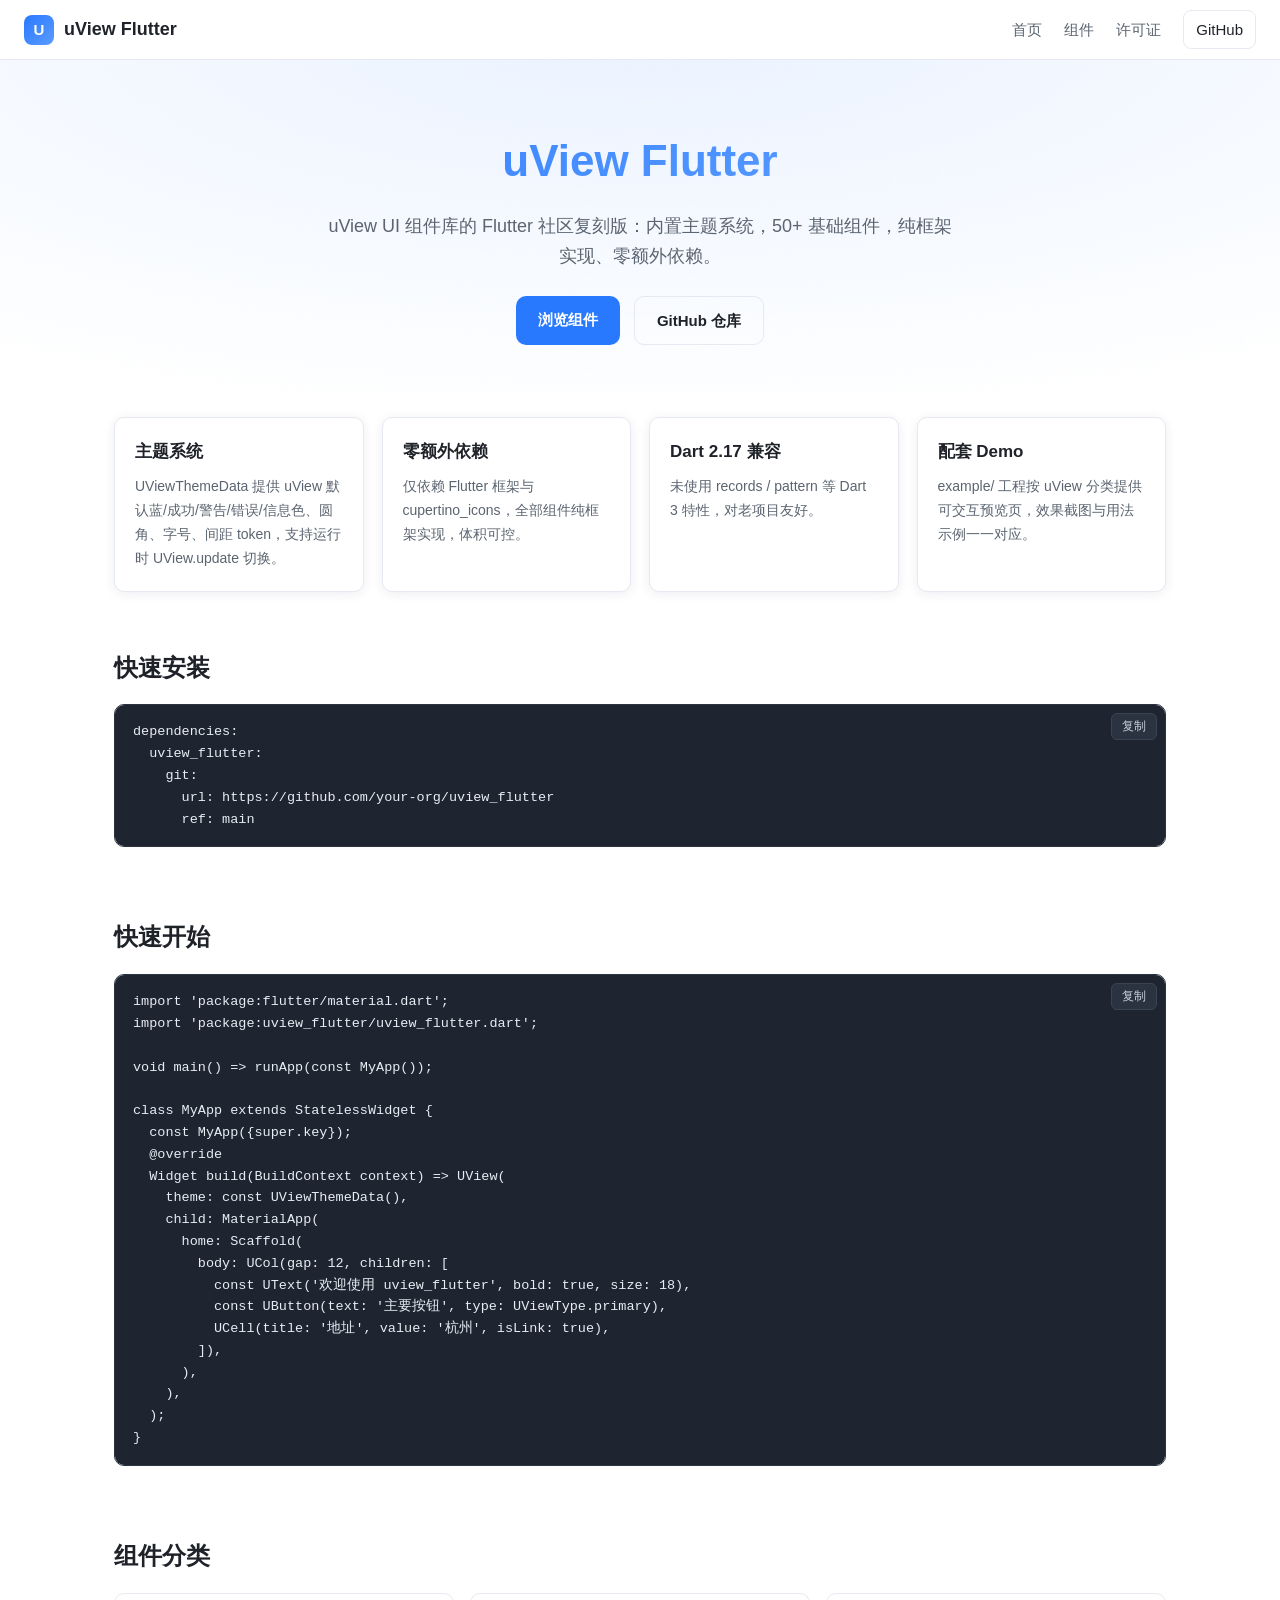
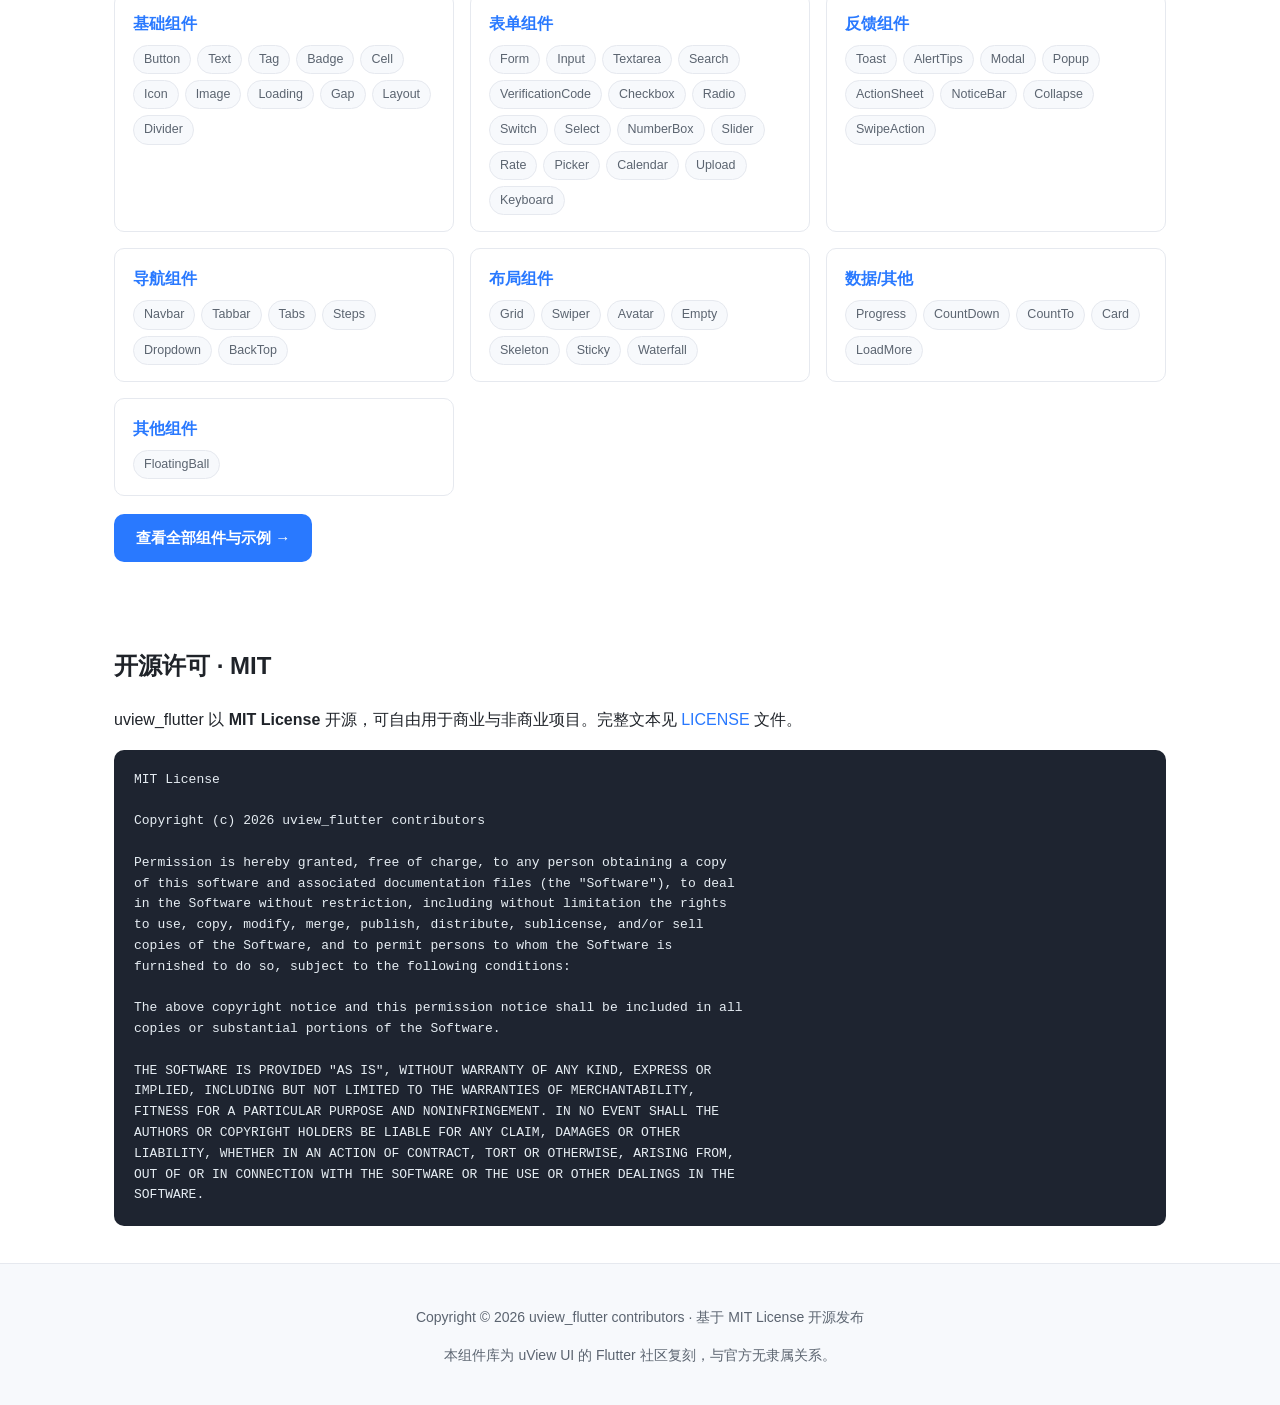
<file: docs/index.html>
<!DOCTYPE html>
<html lang="zh-CN">
<head>
<meta charset="utf-8">
<meta name="viewport" content="width=device-width, initial-scale=1">
<title>uView Flutter</title>
<link rel="canonical" href="site/index.html">
<meta http-equiv="refresh" content="0; url=site/index.html">
<script>location.replace("site/index.html" + location.hash);</script>
<style>
  body { font-family: system-ui, -apple-system, "Segoe UI", sans-serif; display: flex;
         align-items: center; justify-content: center; min-height: 100vh; margin: 0;
         background: #f7f8fa; color: #333; }
  a { color: #2979ff; text-decoration: none; }
  a:hover { text-decoration: underline; }
</style>
</head>
<body>
<p>正在跳转到 <a href="site/index.html">uView Flutter 文档</a>…</p>
</body>
</html>
</file>
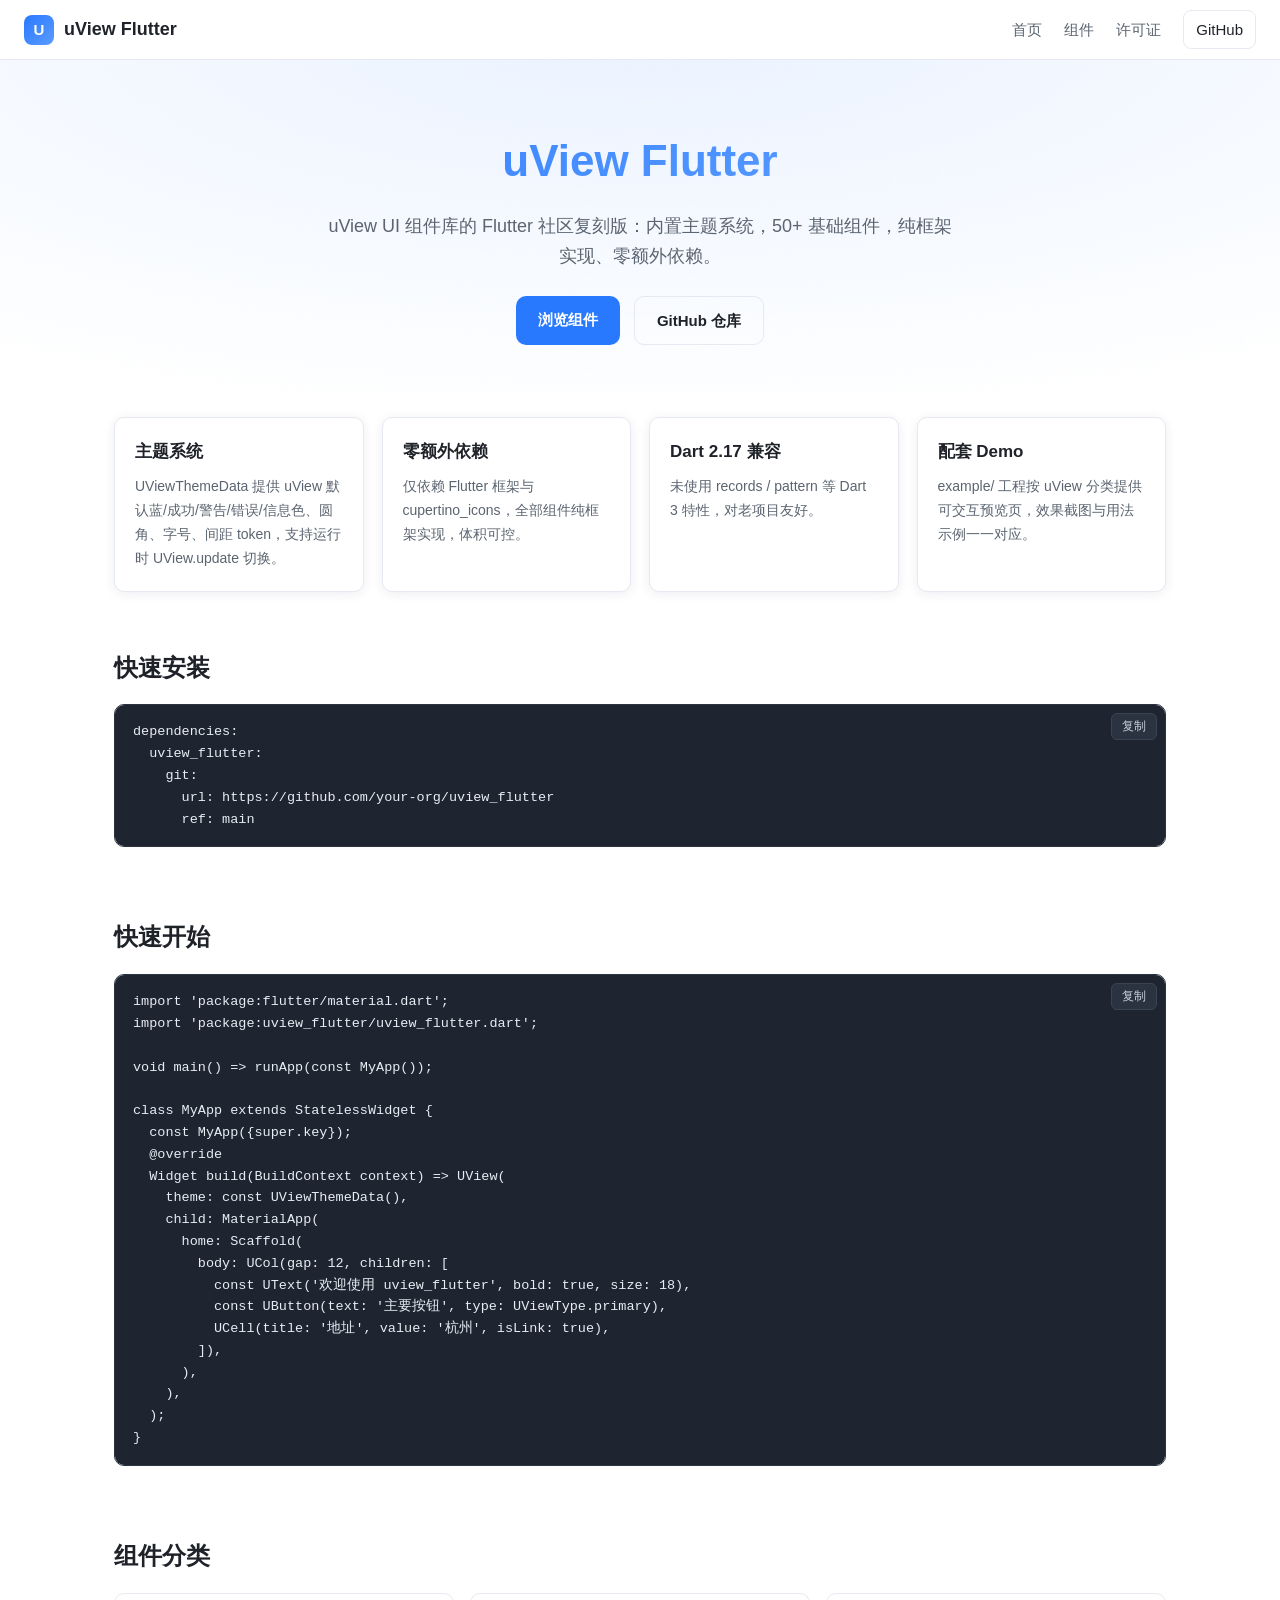
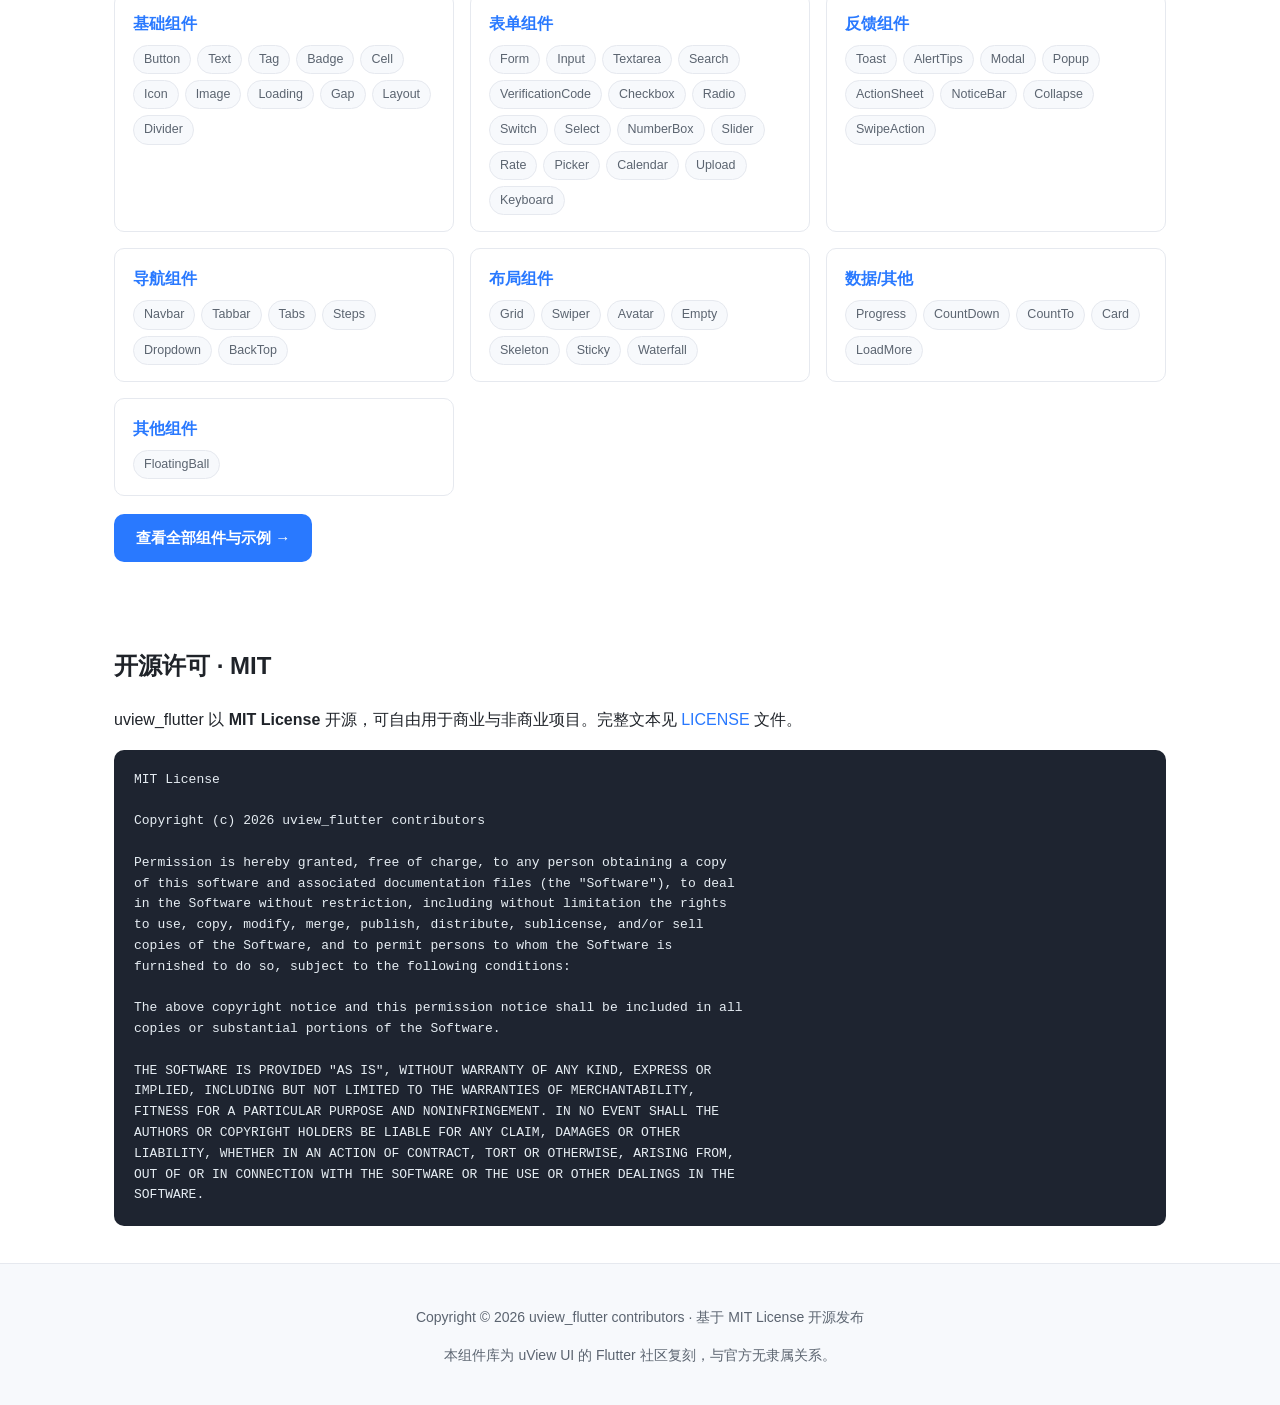
<file: docs/site/index.html>
<!DOCTYPE html>
<html lang="zh-CN">
<head>
<meta charset="utf-8">
<meta name="viewport" content="width=device-width, initial-scale=1">
<title>uView Flutter · Flutter UI 组件库</title>
<meta name="description" content="uView UI 组件库的 Flutter 社区复刻版 · 主题系统 + 50+ 基础组件">
<link rel="stylesheet" href="assets/style.css">
</head>
<body>

<header class="site-header">
  <button class="menu-toggle" aria-label="菜单">☰</button>
  <a class="logo" href="index.html">
    <span class="mark">U</span><span>uView Flutter</span>
  </a>
  <nav>
    <a href="index.html">首页</a>
    <a href="components.html">组件</a>
    <a href="index.html#license">许可证</a>
    <a class="gh" href="https://github.com/your-org/uview_flutter" target="_blank" rel="noopener">GitHub</a>
  </nav>
</header>


<section class="hero">
  <h1>uView Flutter</h1>
  <p class="sub">uView UI 组件库的 Flutter 社区复刻版：内置主题系统，50+ 基础组件，纯框架实现、零额外依赖。</p>
  <div class="cta">
    <a class="btn btn-primary" href="components.html">浏览组件</a>
    <a class="btn btn-ghost" href="https://github.com/your-org/uview_flutter" target="_blank" rel="noopener">GitHub 仓库</a>
  </div>
</section>

<section class="features">
  <div class="feature"><h3>主题系统</h3><p>UViewThemeData 提供 uView 默认蓝/成功/警告/错误/信息色、圆角、字号、间距 token，支持运行时 UView.update 切换。</p></div>
  <div class="feature"><h3>零额外依赖</h3><p>仅依赖 Flutter 框架与 cupertino_icons，全部组件纯框架实现，体积可控。</p></div>
  <div class="feature"><h3>Dart 2.17 兼容</h3><p>未使用 records / pattern 等 Dart 3 特性，对老项目友好。</p></div>
  <div class="feature"><h3>配套 Demo</h3><p>example/ 工程按 uView 分类提供可交互预览页，效果截图与用法示例一一对应。</p></div>
</section>

<section class="section">
  <h2>快速安装</h2>
  <div class="code-block"><button class="copy-btn" onclick="copyCode(this)">复制</button><pre><code class="lang-yaml">dependencies:
  uview_flutter:
    git:
      url: https://github.com/your-org/uview_flutter
      ref: main</code></pre></div>
</section>

<section class="section">
  <h2>快速开始</h2>
  <div class="code-block"><button class="copy-btn" onclick="copyCode(this)">复制</button><pre><code class="lang-dart">import 'package:flutter/material.dart';
import 'package:uview_flutter/uview_flutter.dart';

void main() => runApp(const MyApp());

class MyApp extends StatelessWidget {
  const MyApp({super.key});
  @override
  Widget build(BuildContext context) => UView(
    theme: const UViewThemeData(),
    child: MaterialApp(
      home: Scaffold(
        body: UCol(gap: 12, children: [
          const UText('欢迎使用 uview_flutter', bold: true, size: 18),
          const UButton(text: '主要按钮', type: UViewType.primary),
          UCell(title: '地址', value: '杭州', isLink: true),
        ]),
      ),
    ),
  );
}</code></pre></div>
</section>

<section class="section">
  <h2>组件分类</h2>
  <div class="grid-cats"><div class="cat-card"><h4>基础组件</h4><div class="chips"><span class="chip">Button</span><span class="chip">Text</span><span class="chip">Tag</span><span class="chip">Badge</span><span class="chip">Cell</span><span class="chip">Icon</span><span class="chip">Image</span><span class="chip">Loading</span><span class="chip">Gap</span><span class="chip">Layout</span><span class="chip">Divider</span></div></div><div class="cat-card"><h4>表单组件</h4><div class="chips"><span class="chip">Form</span><span class="chip">Input</span><span class="chip">Textarea</span><span class="chip">Search</span><span class="chip">VerificationCode</span><span class="chip">Checkbox</span><span class="chip">Radio</span><span class="chip">Switch</span><span class="chip">Select</span><span class="chip">NumberBox</span><span class="chip">Slider</span><span class="chip">Rate</span><span class="chip">Picker</span><span class="chip">Calendar</span><span class="chip">Upload</span><span class="chip">Keyboard</span></div></div><div class="cat-card"><h4>反馈组件</h4><div class="chips"><span class="chip">Toast</span><span class="chip">AlertTips</span><span class="chip">Modal</span><span class="chip">Popup</span><span class="chip">ActionSheet</span><span class="chip">NoticeBar</span><span class="chip">Collapse</span><span class="chip">SwipeAction</span></div></div><div class="cat-card"><h4>导航组件</h4><div class="chips"><span class="chip">Navbar</span><span class="chip">Tabbar</span><span class="chip">Tabs</span><span class="chip">Steps</span><span class="chip">Dropdown</span><span class="chip">BackTop</span></div></div><div class="cat-card"><h4>布局组件</h4><div class="chips"><span class="chip">Grid</span><span class="chip">Swiper</span><span class="chip">Avatar</span><span class="chip">Empty</span><span class="chip">Skeleton</span><span class="chip">Sticky</span><span class="chip">Waterfall</span></div></div><div class="cat-card"><h4>数据/其他</h4><div class="chips"><span class="chip">Progress</span><span class="chip">CountDown</span><span class="chip">CountTo</span><span class="chip">Card</span><span class="chip">LoadMore</span></div></div><div class="cat-card"><h4>其他组件</h4><div class="chips"><span class="chip">FloatingBall</span></div></div></div>
  <p style="margin-top:18px"><a class="btn btn-primary" href="components.html">查看全部组件与示例 →</a></p>
</section>

<section class="license-box" id="license">
  <h2>开源许可 · MIT</h2>
  <p>uview_flutter 以 <strong>MIT License</strong> 开源，可自由用于商业与非商业项目。完整文本见 <a href="LICENSE" target="_blank" rel="noopener">LICENSE</a> 文件。</p>
  <pre>MIT License

Copyright (c) 2026 uview_flutter contributors

Permission is hereby granted, free of charge, to any person obtaining a copy
of this software and associated documentation files (the "Software"), to deal
in the Software without restriction, including without limitation the rights
to use, copy, modify, merge, publish, distribute, sublicense, and/or sell
copies of the Software, and to permit persons to whom the Software is
furnished to do so, subject to the following conditions:

The above copyright notice and this permission notice shall be included in all
copies or substantial portions of the Software.

THE SOFTWARE IS PROVIDED "AS IS", WITHOUT WARRANTY OF ANY KIND, EXPRESS OR
IMPLIED, INCLUDING BUT NOT LIMITED TO THE WARRANTIES OF MERCHANTABILITY,
FITNESS FOR A PARTICULAR PURPOSE AND NONINFRINGEMENT. IN NO EVENT SHALL THE
AUTHORS OR COPYRIGHT HOLDERS BE LIABLE FOR ANY CLAIM, DAMAGES OR OTHER
LIABILITY, WHETHER IN AN ACTION OF CONTRACT, TORT OR OTHERWISE, ARISING FROM,
OUT OF OR IN CONNECTION WITH THE SOFTWARE OR THE USE OR OTHER DEALINGS IN THE
SOFTWARE.</pre>
</section>


<footer class="site-footer">
  <p>Copyright © 2026 uview_flutter contributors · 基于 MIT License 开源发布</p>
  <p>本组件库为 <a href="https://uviewpro.cn" target="_blank" rel="noopener">uView UI</a> 的 Flutter 社区复刻，与官方无隶属关系。</p>
</footer>

<script src="assets/site.js"></script>
</body>
</html>
</file>
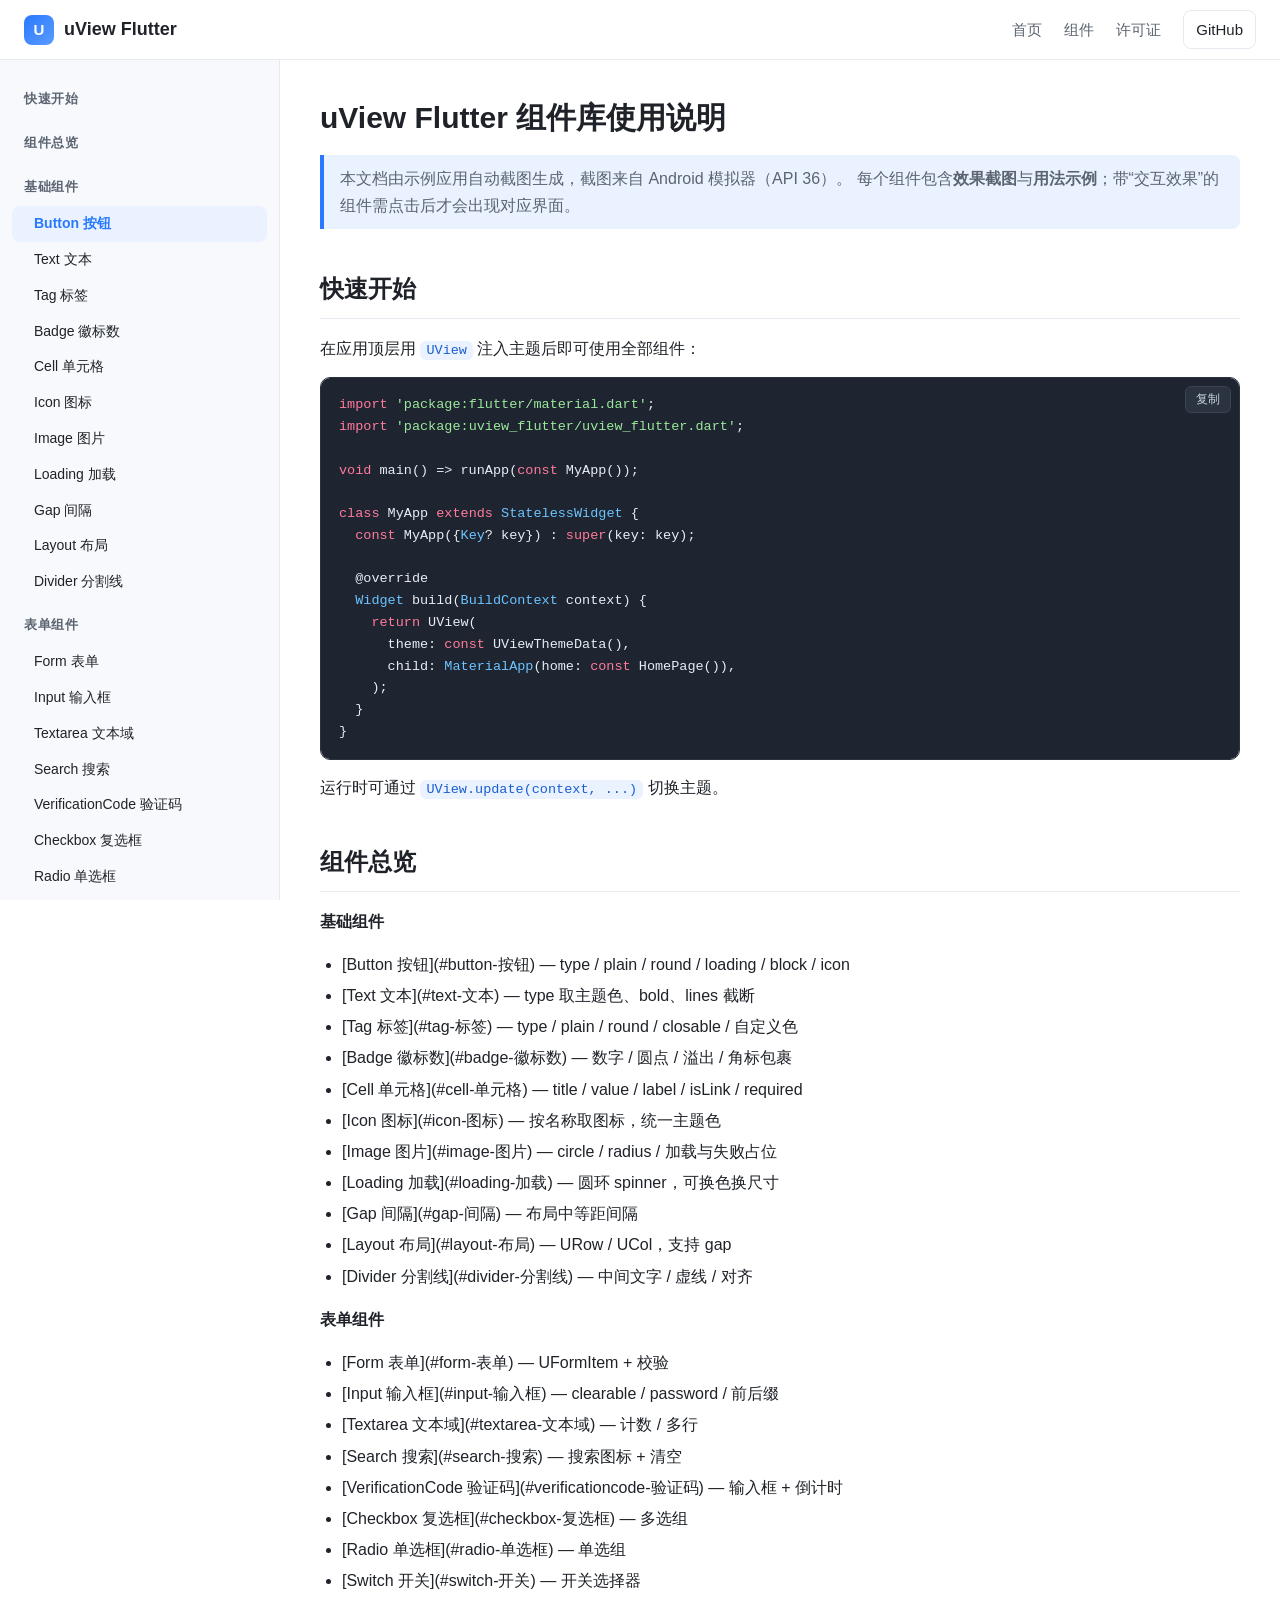
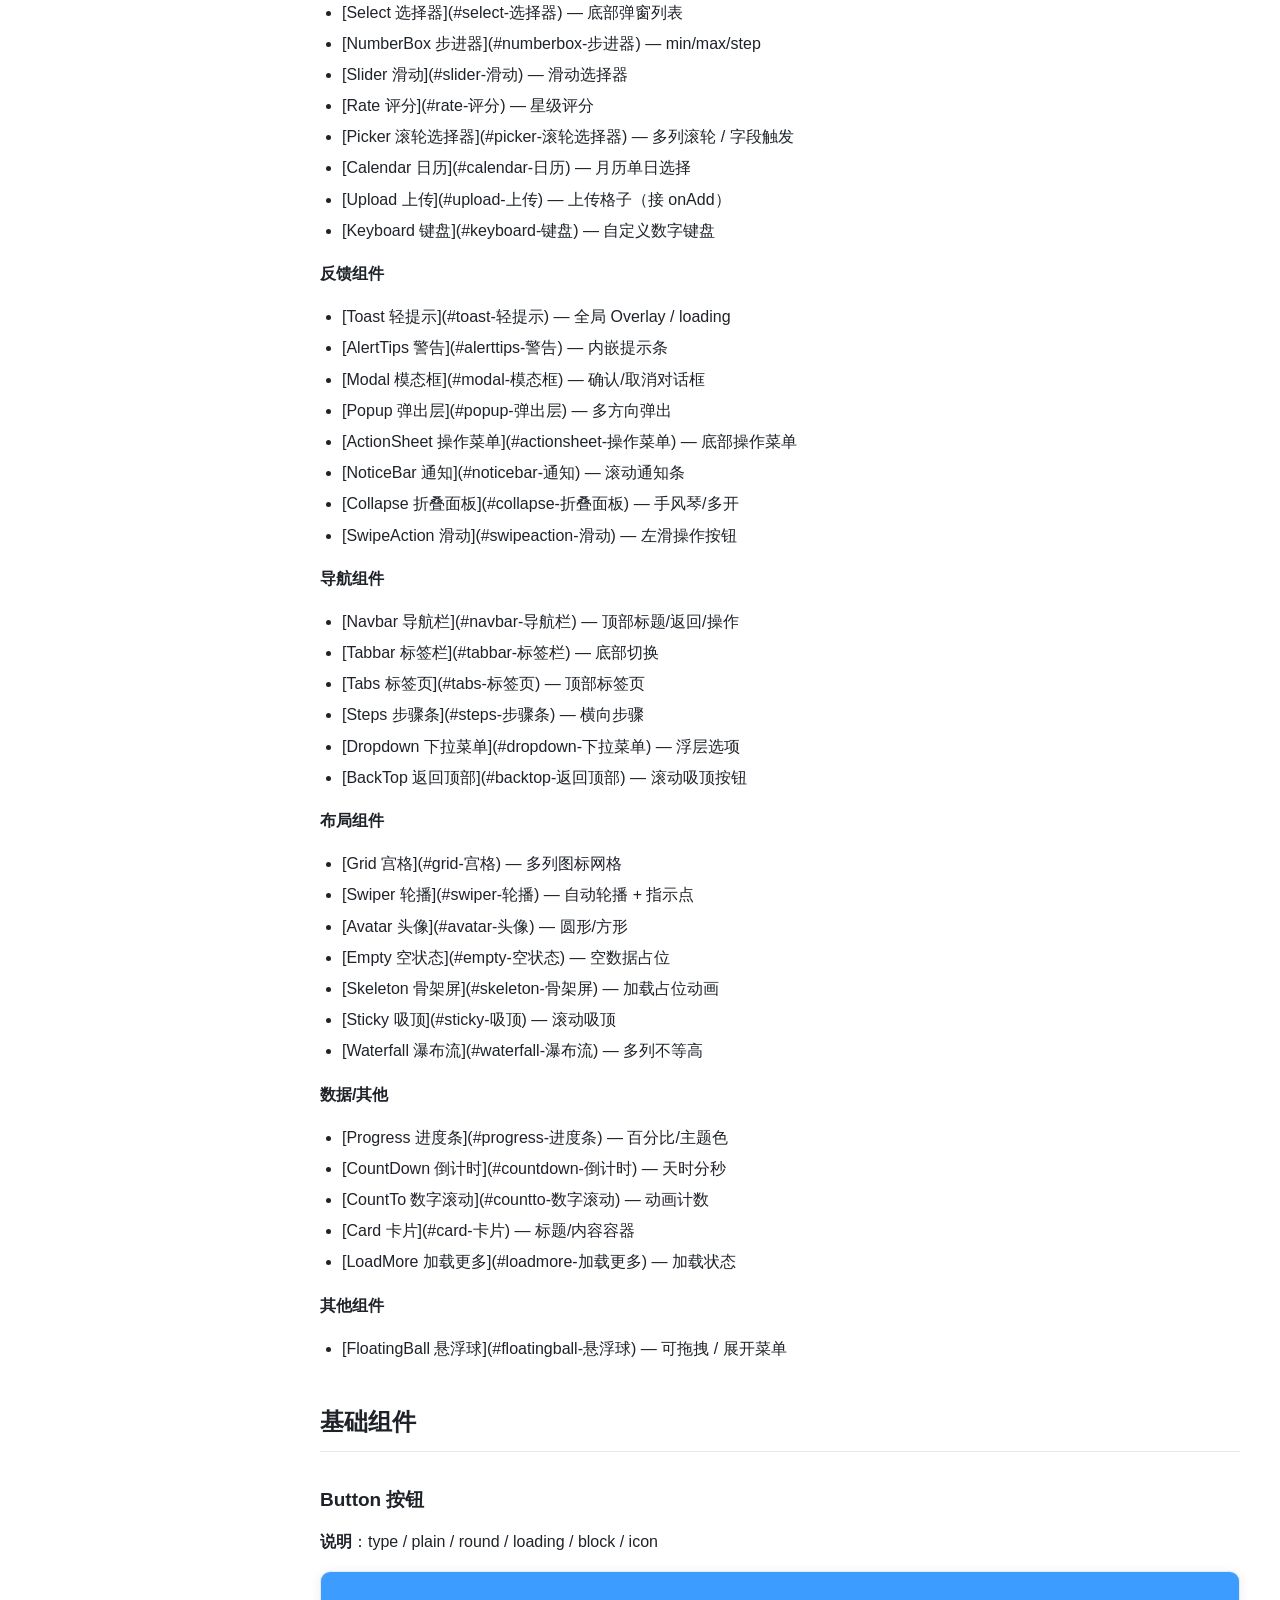
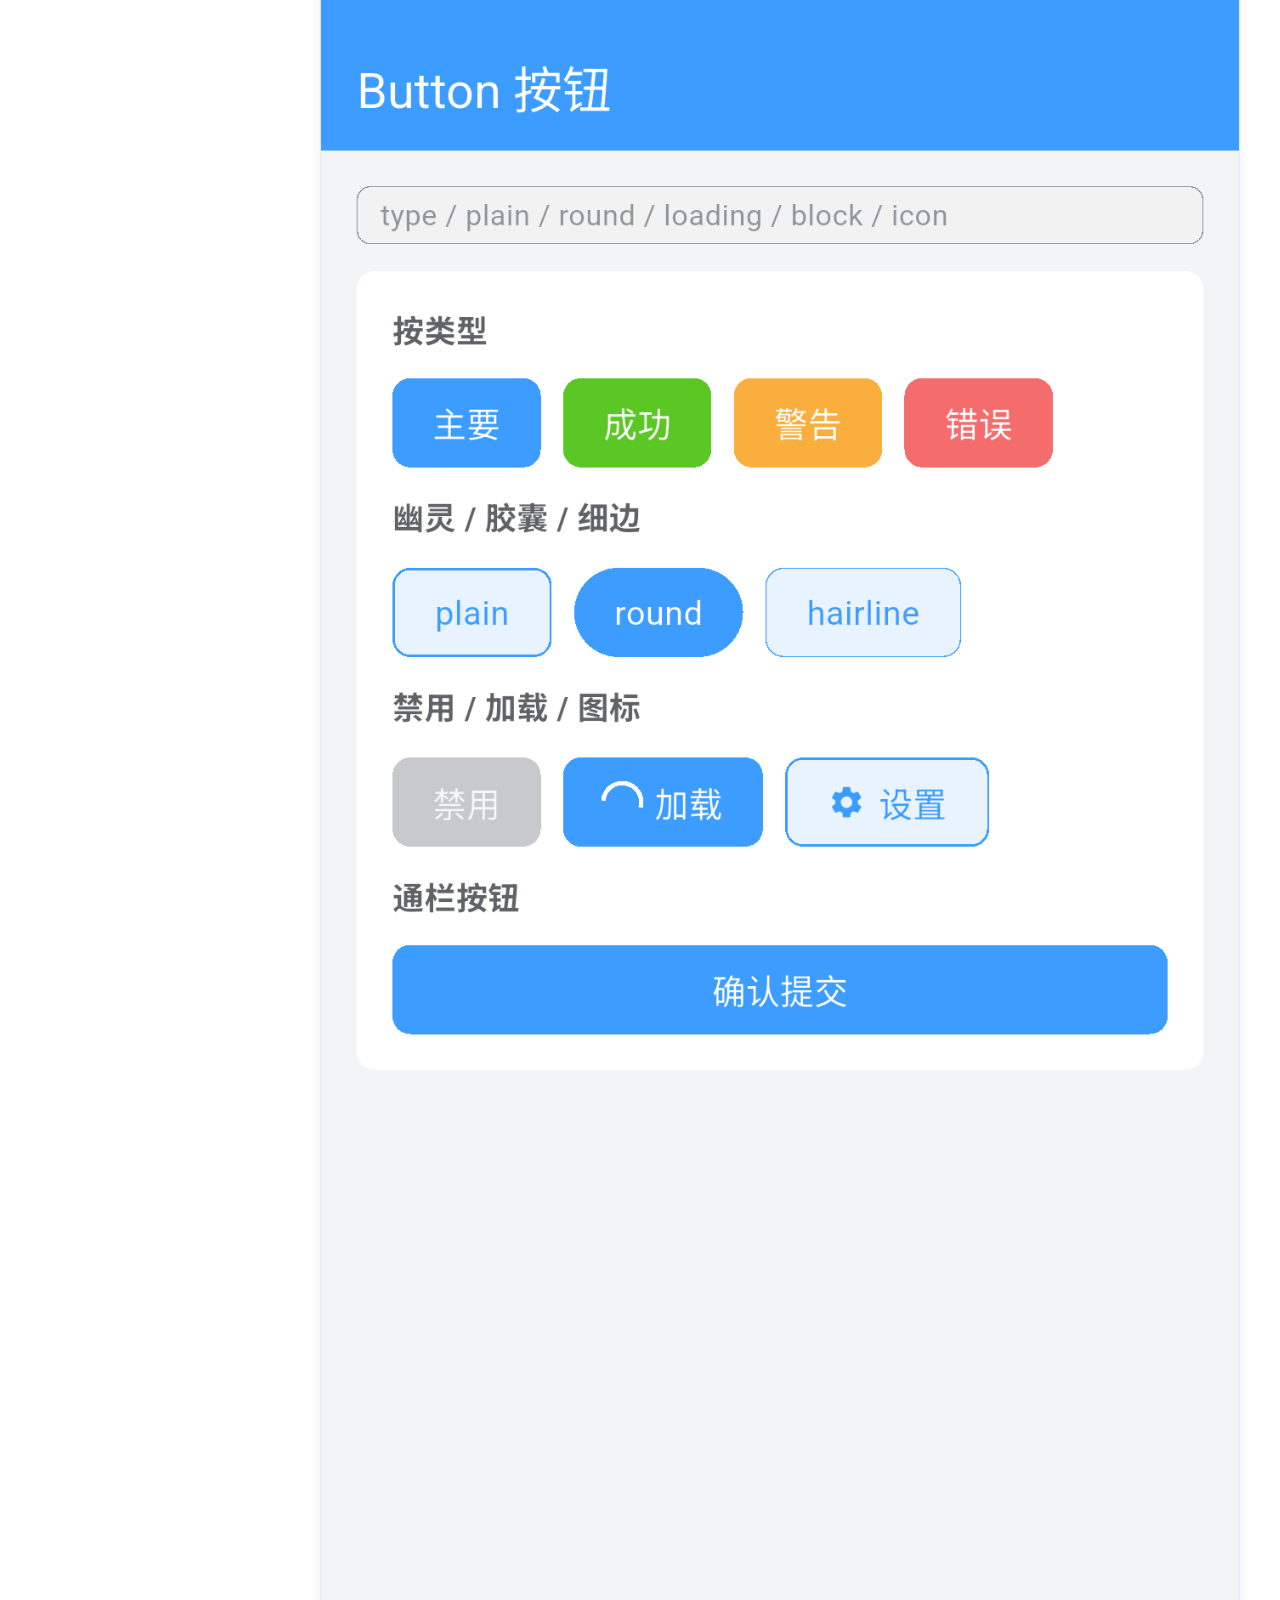
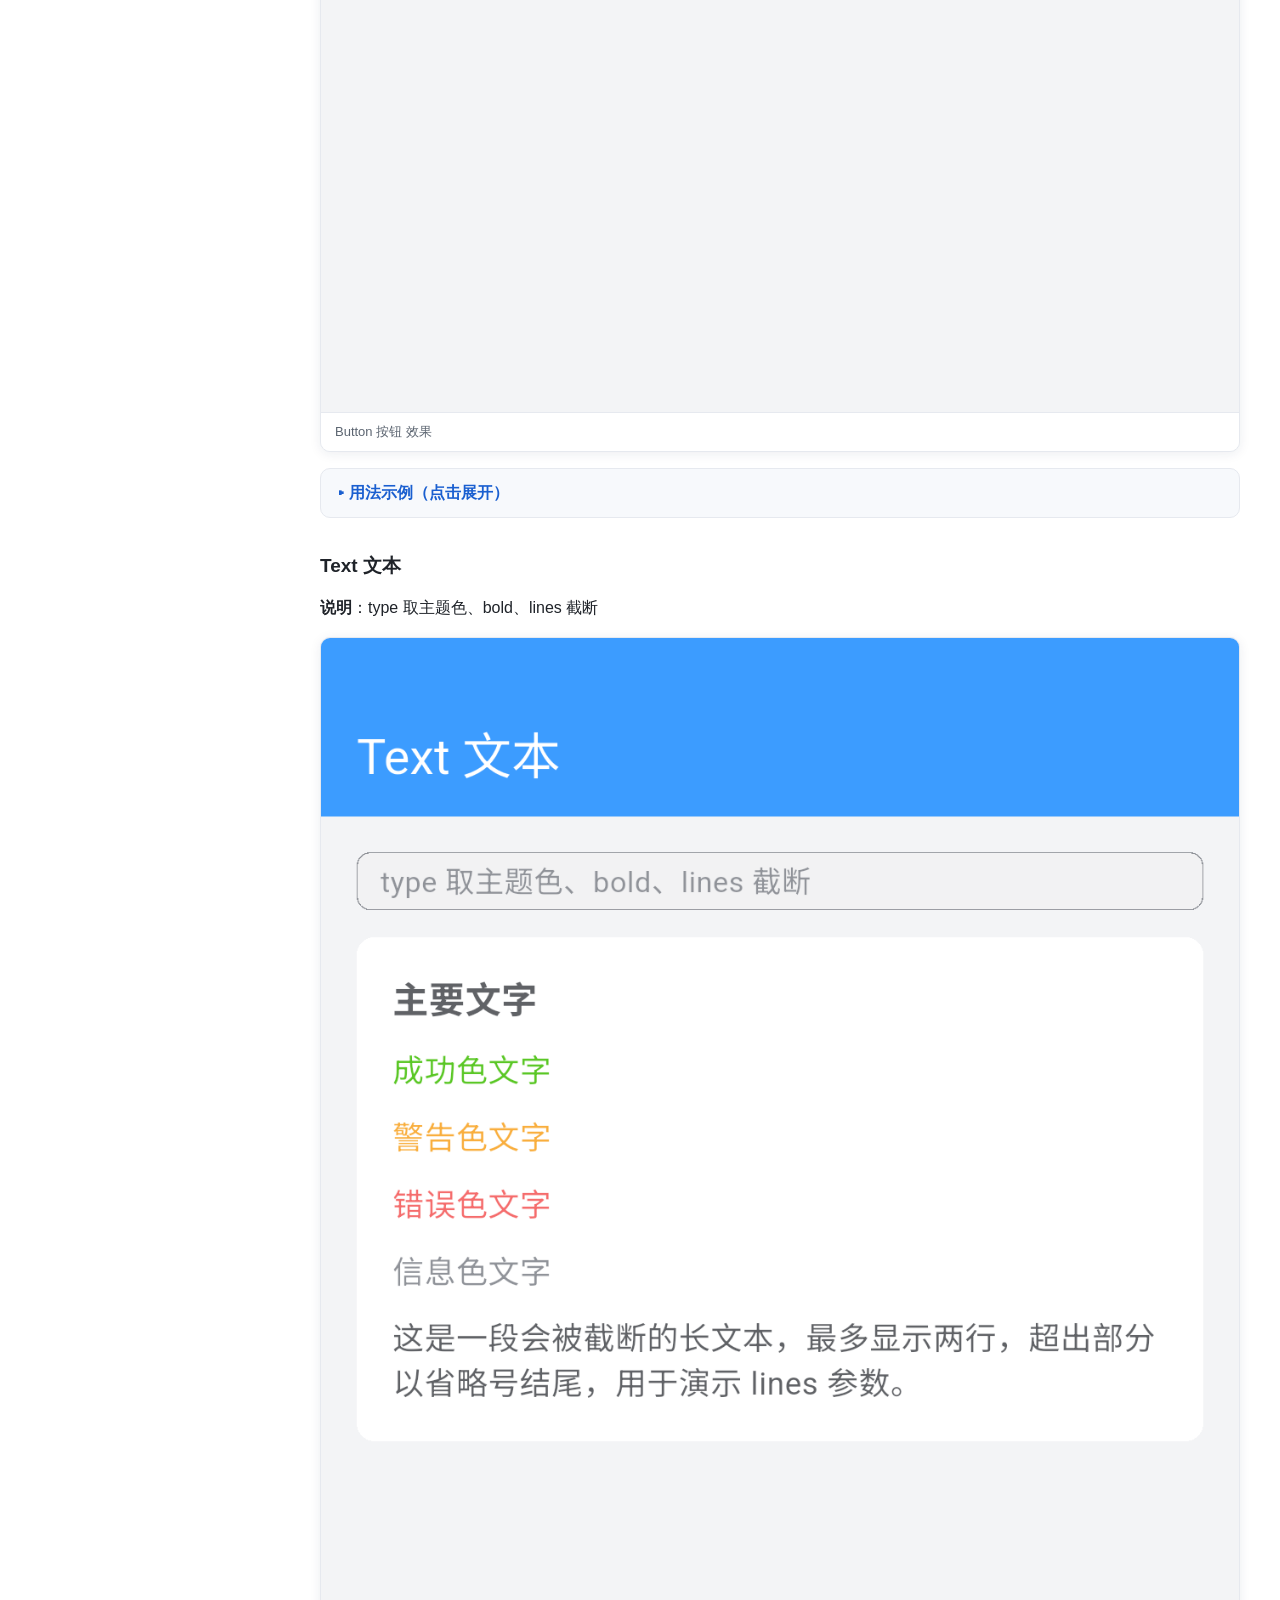
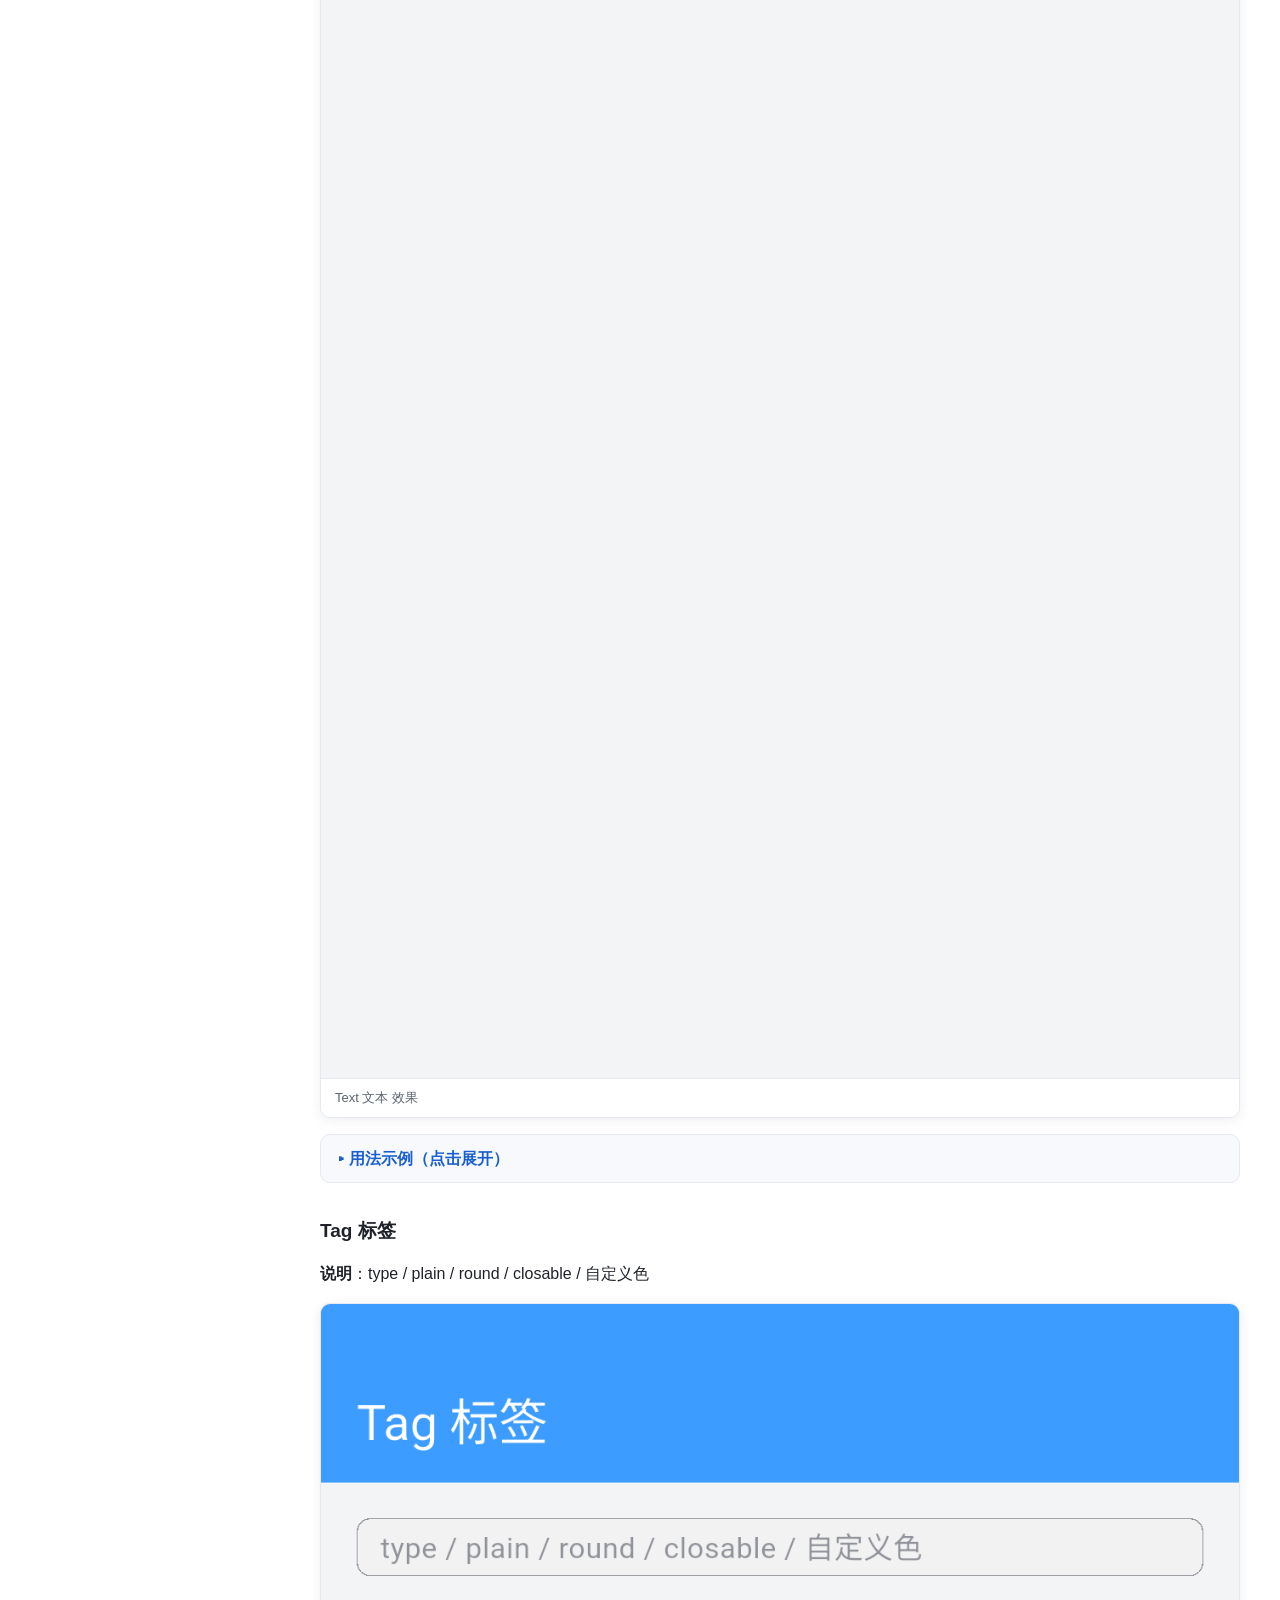
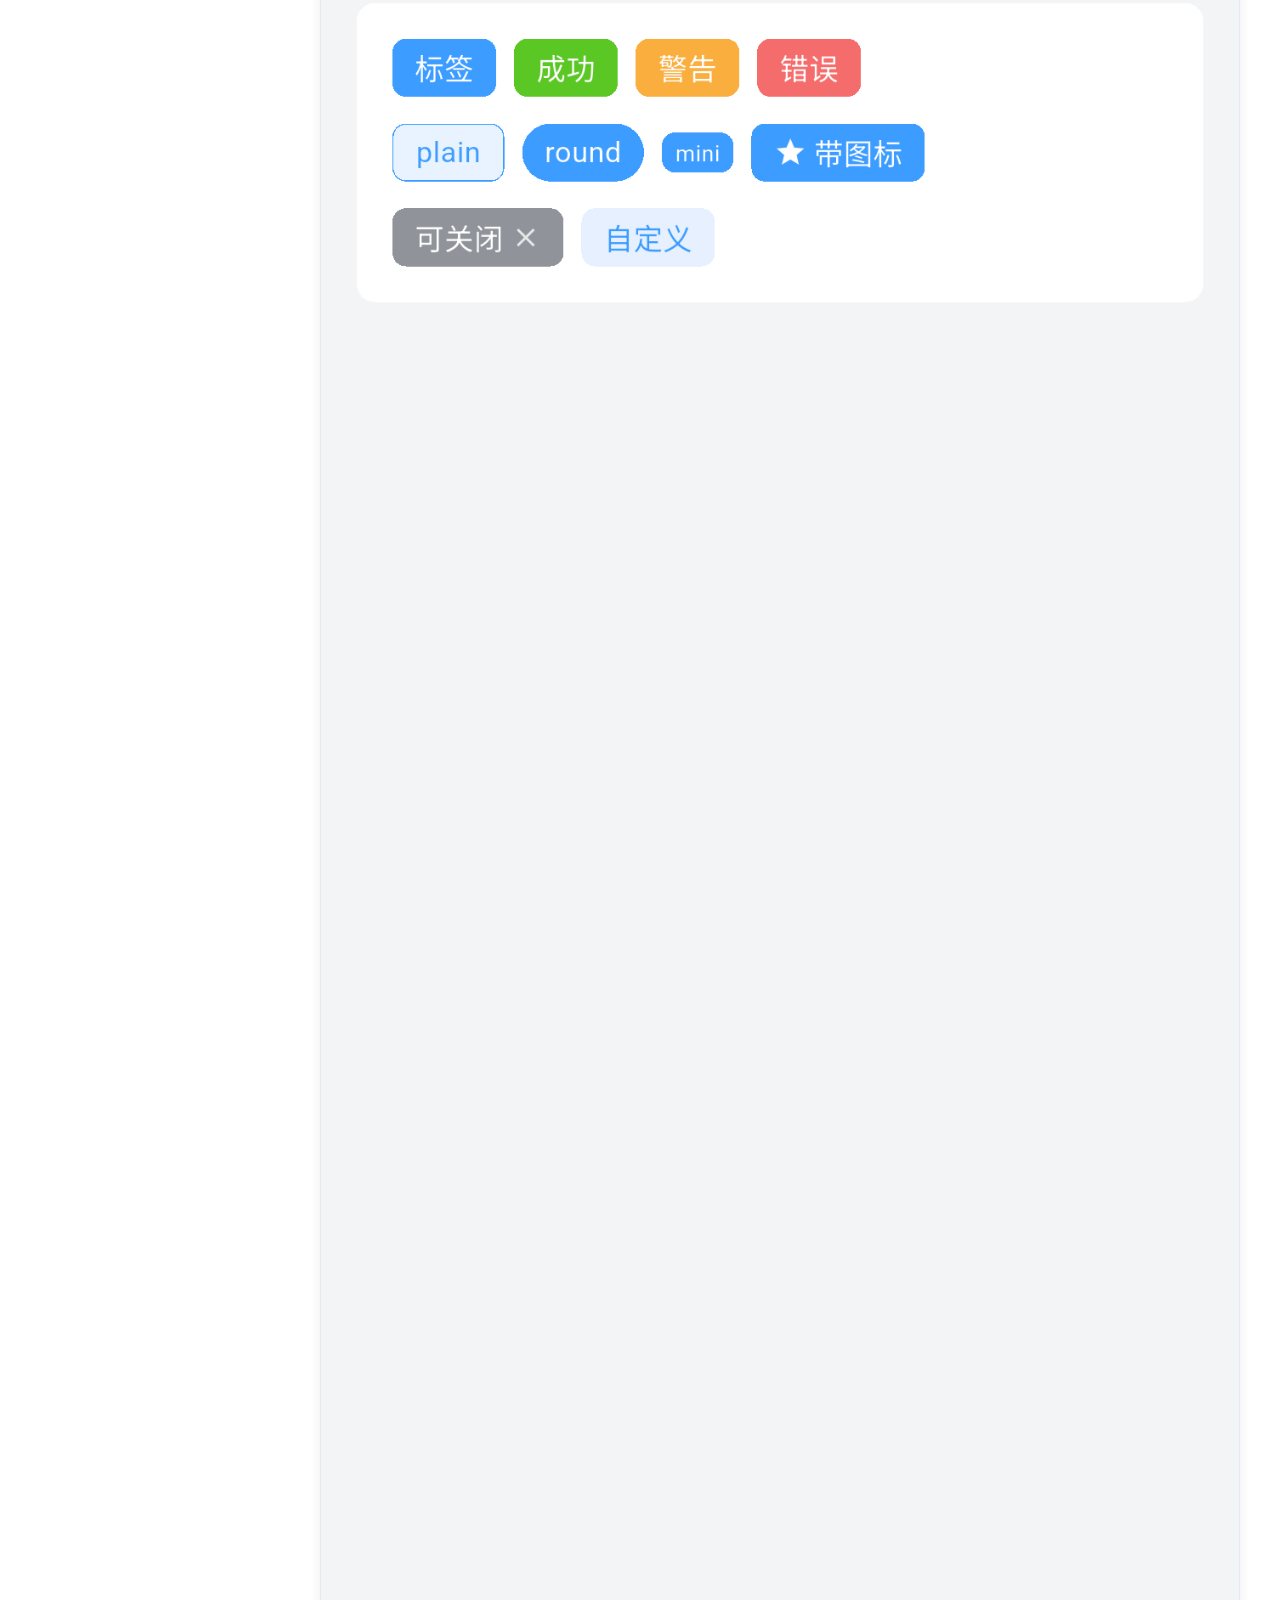
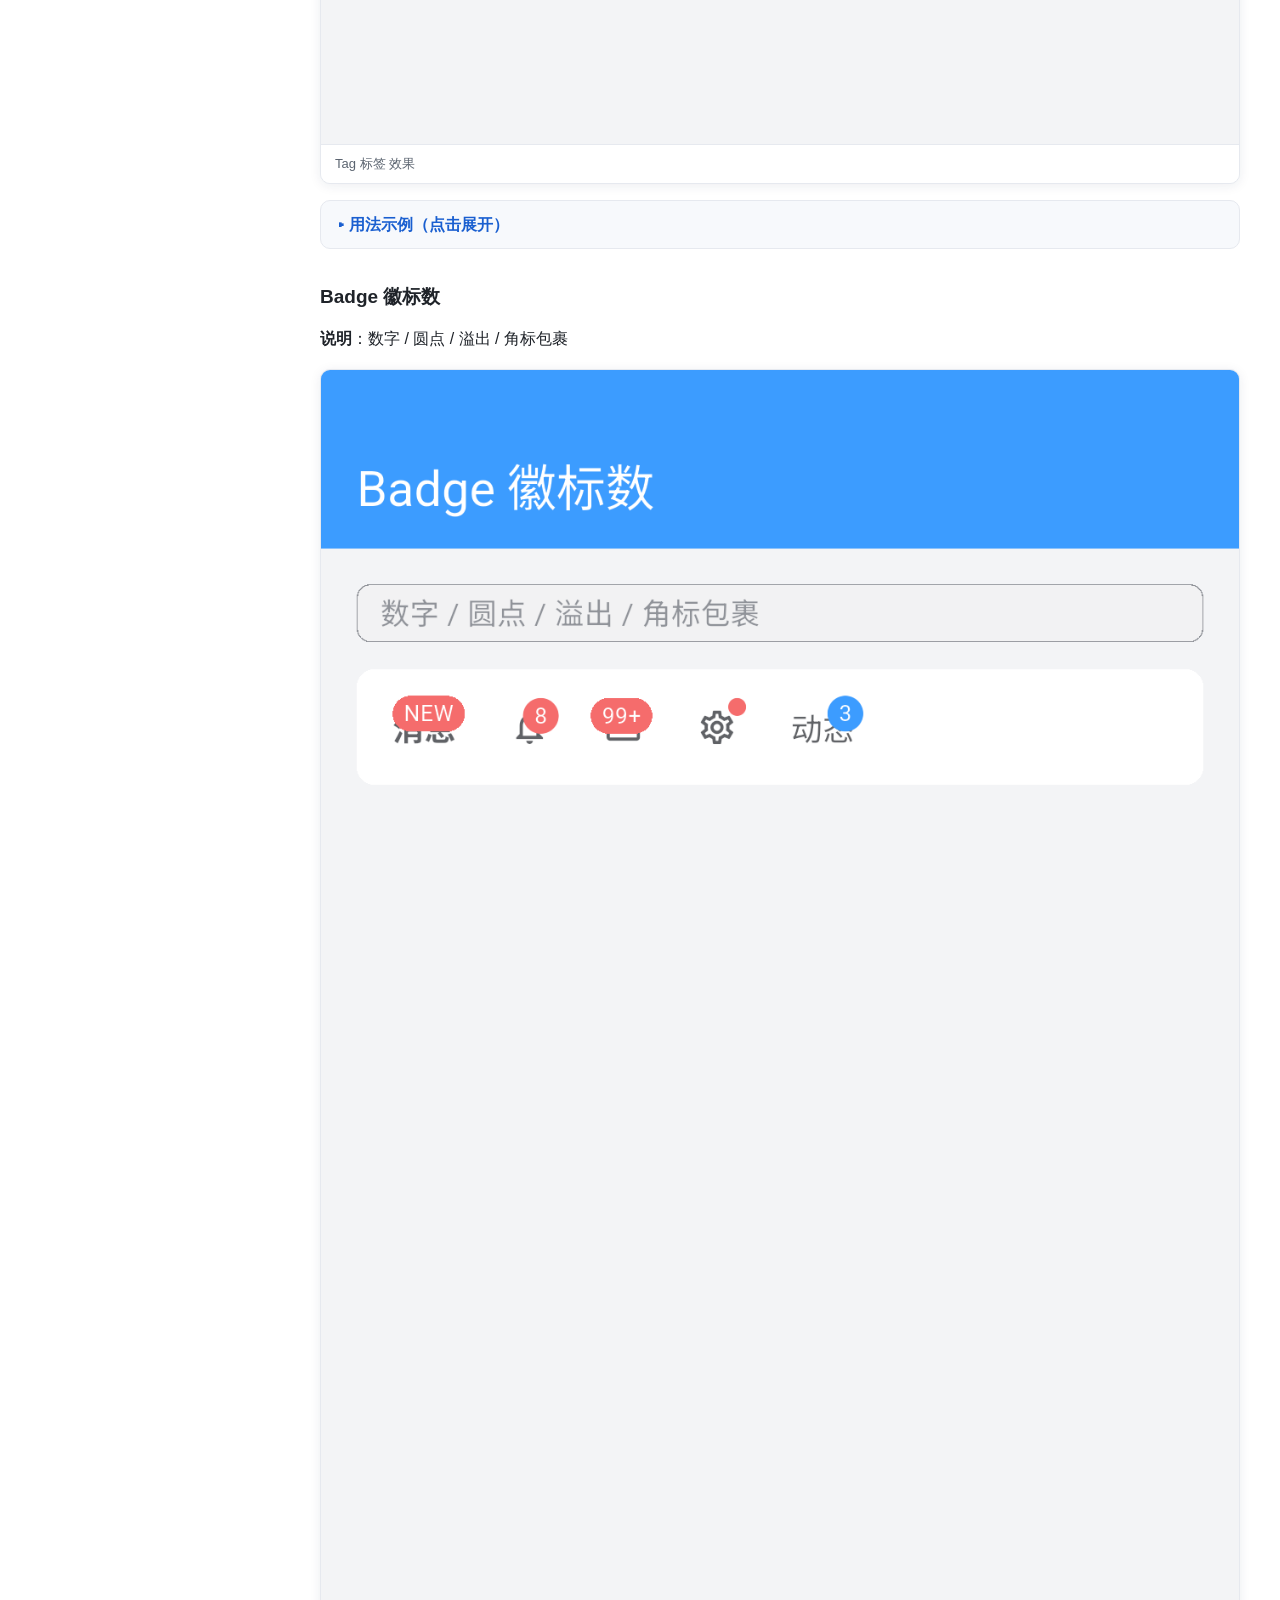
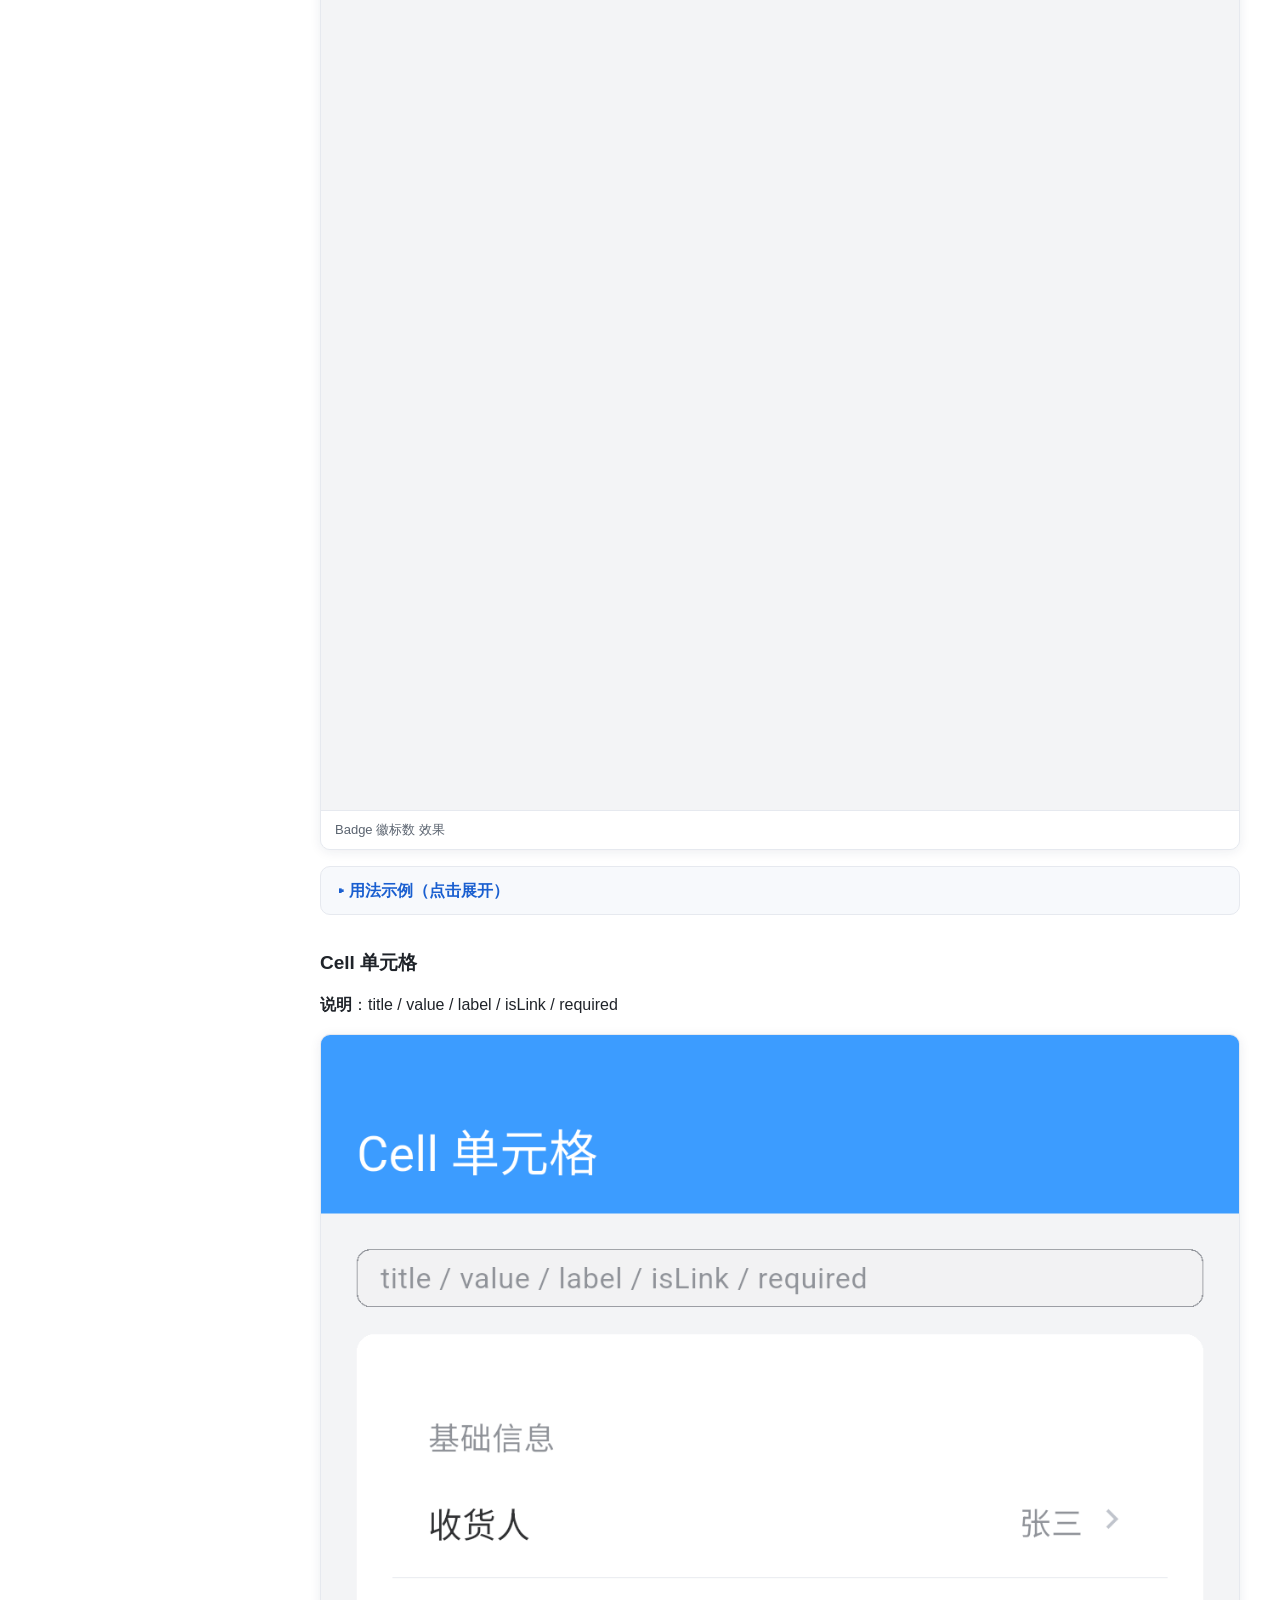
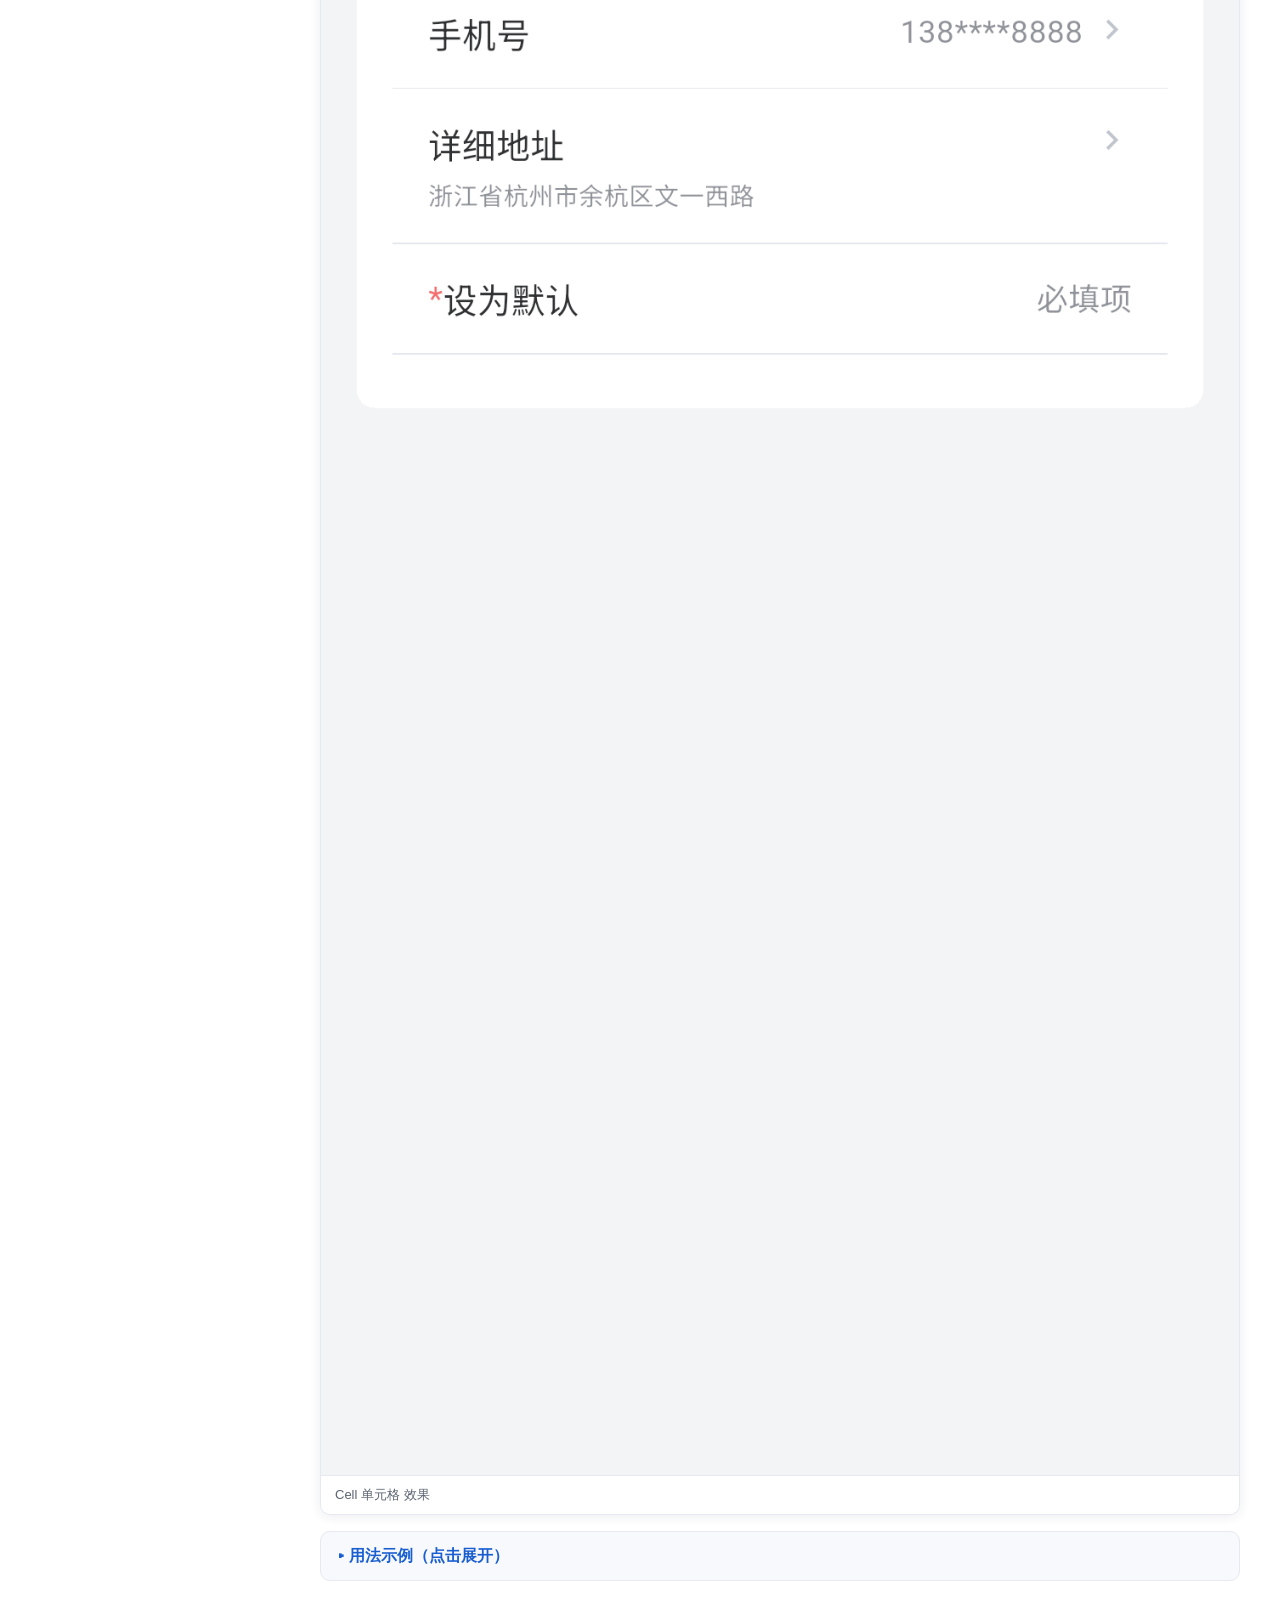
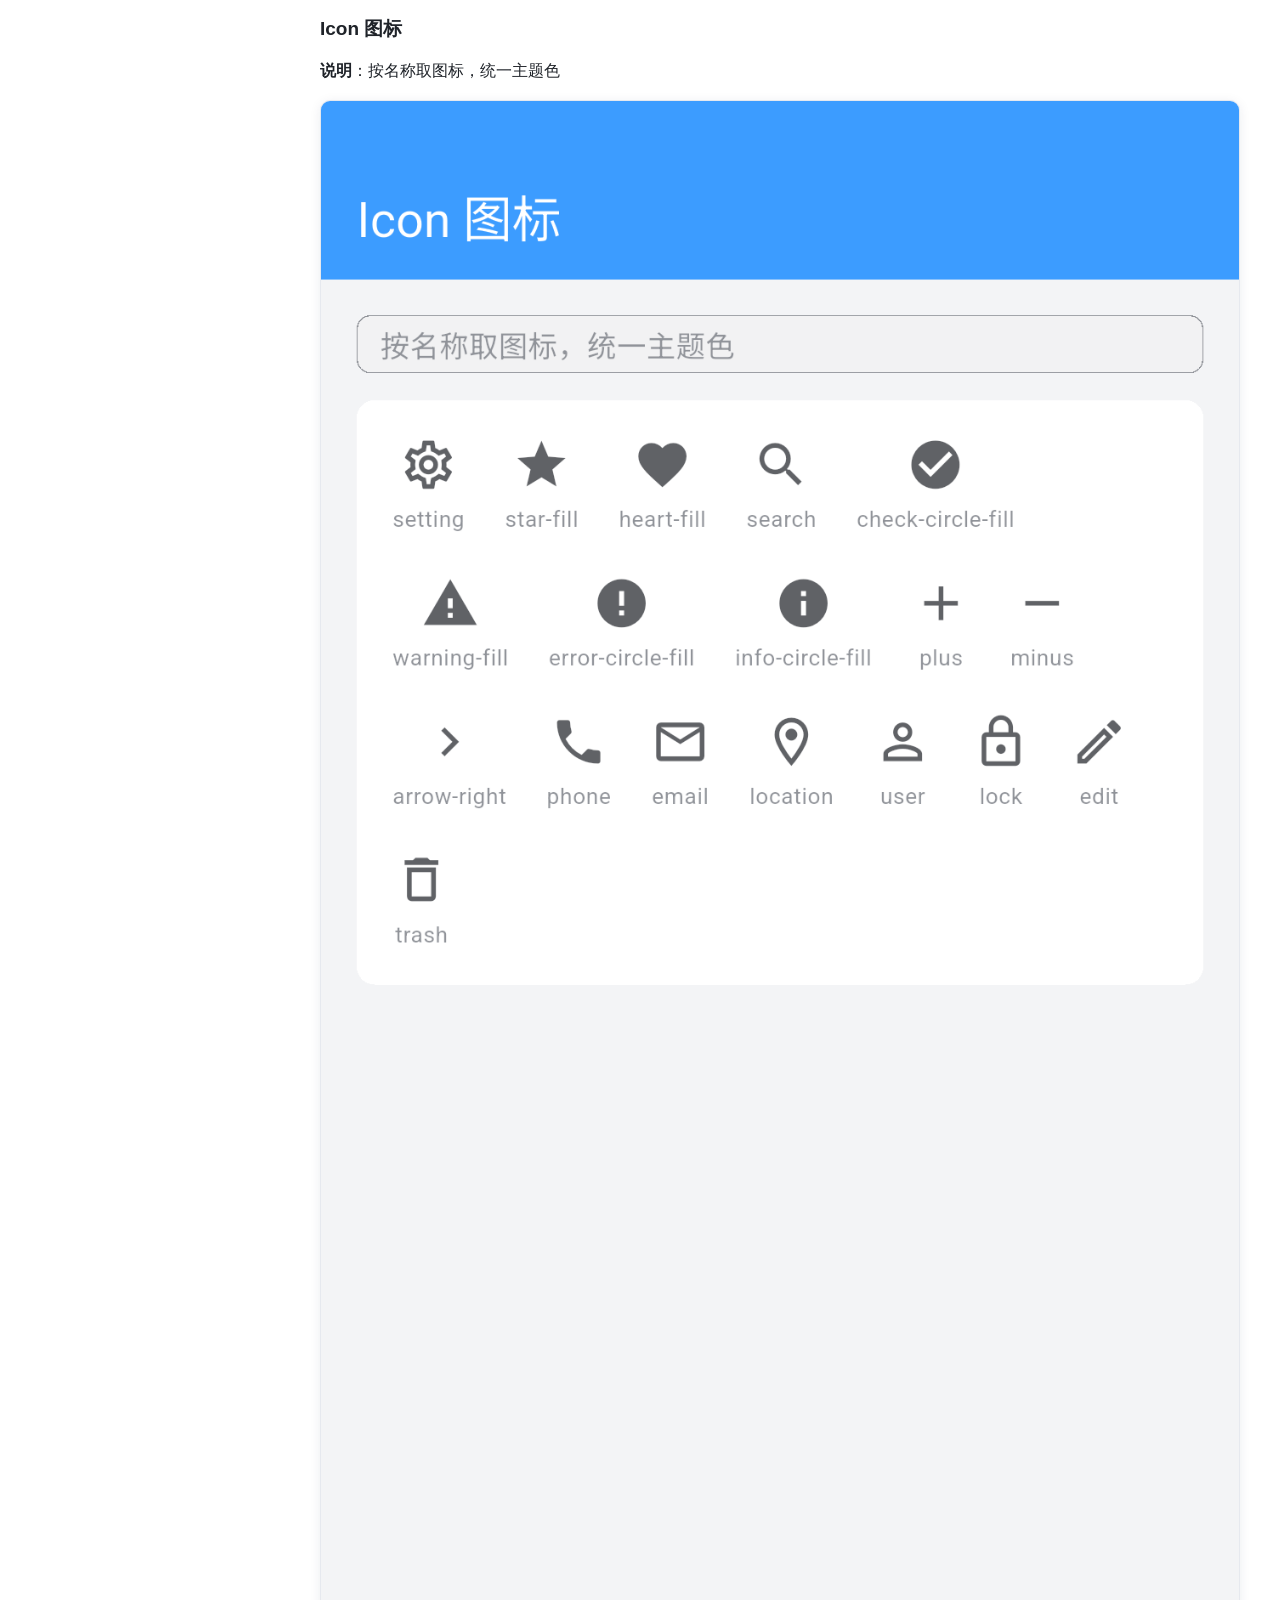
<file: docs/site/components.html>
<!DOCTYPE html>
<html lang="zh-CN">
<head>
<meta charset="utf-8">
<meta name="viewport" content="width=device-width, initial-scale=1">
<title>组件文档 · uView Flutter</title>
<meta name="description" content="uView UI 组件库的 Flutter 社区复刻版 · 主题系统 + 50+ 基础组件">
<link rel="stylesheet" href="assets/style.css">
</head>
<body>

<header class="site-header">
  <button class="menu-toggle" aria-label="菜单">☰</button>
  <a class="logo" href="index.html">
    <span class="mark">U</span><span>uView Flutter</span>
  </a>
  <nav>
    <a href="index.html">首页</a>
    <a href="components.html">组件</a>
    <a href="index.html#license">许可证</a>
    <a class="gh" href="https://github.com/your-org/uview_flutter" target="_blank" rel="noopener">GitHub</a>
  </nav>
</header>

<div class="layout">
  <aside class="sidebar"><nav class="sidebar-nav"><div class="nav-section"><a class="nav-section-title" href="#快速开始">快速开始</a><ul></ul></div><div class="nav-section"><a class="nav-section-title" href="#组件总览">组件总览</a><ul></ul></div><div class="nav-section"><a class="nav-section-title" href="#基础组件">基础组件</a><ul><li><a href="#button-按钮">Button 按钮</a></li><li><a href="#text-文本">Text 文本</a></li><li><a href="#tag-标签">Tag 标签</a></li><li><a href="#badge-徽标数">Badge 徽标数</a></li><li><a href="#cell-单元格">Cell 单元格</a></li><li><a href="#icon-图标">Icon 图标</a></li><li><a href="#image-图片">Image 图片</a></li><li><a href="#loading-加载">Loading 加载</a></li><li><a href="#gap-间隔">Gap 间隔</a></li><li><a href="#layout-布局">Layout 布局</a></li><li><a href="#divider-分割线">Divider 分割线</a></li></ul></div><div class="nav-section"><a class="nav-section-title" href="#表单组件">表单组件</a><ul><li><a href="#form-表单">Form 表单</a></li><li><a href="#input-输入框">Input 输入框</a></li><li><a href="#textarea-文本域">Textarea 文本域</a></li><li><a href="#search-搜索">Search 搜索</a></li><li><a href="#verificationcode-验证码">VerificationCode 验证码</a></li><li><a href="#checkbox-复选框">Checkbox 复选框</a></li><li><a href="#radio-单选框">Radio 单选框</a></li><li><a href="#switch-开关">Switch 开关</a></li><li><a href="#select-选择器">Select 选择器</a></li><li><a href="#numberbox-步进器">NumberBox 步进器</a></li><li><a href="#slider-滑动">Slider 滑动</a></li><li><a href="#rate-评分">Rate 评分</a></li><li><a href="#picker-滚轮选择器">Picker 滚轮选择器</a></li><li><a href="#calendar-日历">Calendar 日历</a></li><li><a href="#upload-上传">Upload 上传</a></li><li><a href="#keyboard-键盘">Keyboard 键盘</a></li></ul></div><div class="nav-section"><a class="nav-section-title" href="#反馈组件">反馈组件</a><ul><li><a href="#toast-轻提示">Toast 轻提示</a></li><li><a href="#alerttips-警告">AlertTips 警告</a></li><li><a href="#modal-模态框">Modal 模态框</a></li><li><a href="#popup-弹出层">Popup 弹出层</a></li><li><a href="#actionsheet-操作菜单">ActionSheet 操作菜单</a></li><li><a href="#noticebar-通知">NoticeBar 通知</a></li><li><a href="#collapse-折叠面板">Collapse 折叠面板</a></li><li><a href="#swipeaction-滑动">SwipeAction 滑动</a></li></ul></div><div class="nav-section"><a class="nav-section-title" href="#导航组件">导航组件</a><ul><li><a href="#navbar-导航栏">Navbar 导航栏</a></li><li><a href="#tabbar-标签栏">Tabbar 标签栏</a></li><li><a href="#tabs-标签页">Tabs 标签页</a></li><li><a href="#steps-步骤条">Steps 步骤条</a></li><li><a href="#dropdown-下拉菜单">Dropdown 下拉菜单</a></li><li><a href="#backtop-返回顶部">BackTop 返回顶部</a></li></ul></div><div class="nav-section"><a class="nav-section-title" href="#布局组件">布局组件</a><ul><li><a href="#grid-宫格">Grid 宫格</a></li><li><a href="#swiper-轮播">Swiper 轮播</a></li><li><a href="#avatar-头像">Avatar 头像</a></li><li><a href="#empty-空状态">Empty 空状态</a></li><li><a href="#skeleton-骨架屏">Skeleton 骨架屏</a></li><li><a href="#sticky-吸顶">Sticky 吸顶</a></li><li><a href="#waterfall-瀑布流">Waterfall 瀑布流</a></li></ul></div><div class="nav-section"><a class="nav-section-title" href="#数据-其他">数据/其他</a><ul><li><a href="#progress-进度条">Progress 进度条</a></li><li><a href="#countdown-倒计时">CountDown 倒计时</a></li><li><a href="#countto-数字滚动">CountTo 数字滚动</a></li><li><a href="#card-卡片">Card 卡片</a></li><li><a href="#loadmore-加载更多">LoadMore 加载更多</a></li></ul></div><div class="nav-section"><a class="nav-section-title" href="#其他组件">其他组件</a><ul><li><a href="#floatingball-悬浮球">FloatingBall 悬浮球</a></li></ul></div></nav></aside>
  <main class="content">
<h1 id="uview-flutter-组件库使用说明">uView Flutter 组件库使用说明</h1>
<blockquote>本文档由示例应用自动截图生成，截图来自 Android 模拟器（API 36）。 每个组件包含<strong>效果截图</strong>与<strong>用法示例</strong>；带“交互效果”的组件需点击后才会出现对应界面。</blockquote>
<h2 id="快速开始">快速开始</h2>
<p>在应用顶层用 <code>UView</code> 注入主题后即可使用全部组件：</p>
<div class="code-block"><button class="copy-btn" onclick="copyCode(this)">复制</button><pre><code class="lang-dart"><span class="c-kw">import</span> <span class="c-str">'package:flutter/material.dart'</span>;
<span class="c-kw">import</span> <span class="c-str">'package:uview_flutter/uview_flutter.dart'</span>;

<span class="c-kw">void</span> main() =&gt; runApp(<span class="c-kw">const</span> MyApp());

<span class="c-kw">class</span> MyApp <span class="c-kw">extends</span> <span class="c-type">StatelessWidget</span> {
  <span class="c-kw">const</span> MyApp({<span class="c-type">Key</span>? key}) : <span class="c-kw">super</span>(key: key);

  @override
  <span class="c-type">Widget</span> build(<span class="c-type">BuildContext</span> context) {
    <span class="c-kw">return</span> UView(
      theme: <span class="c-kw">const</span> UViewThemeData(),
      child: <span class="c-type">MaterialApp</span>(home: <span class="c-kw">const</span> HomePage()),
    );
  }
}</code></pre></div>
<p>运行时可通过 <code>UView.update(context, ...)</code> 切换主题。</p>
<h2 id="组件总览">组件总览</h2>
<p><strong>基础组件</strong></p>
<ul><li>[Button 按钮](#button-按钮) — type / plain / round / loading / block / icon</li><li>[Text 文本](#text-文本) — type 取主题色、bold、lines 截断</li><li>[Tag 标签](#tag-标签) — type / plain / round / closable / 自定义色</li><li>[Badge 徽标数](#badge-徽标数) — 数字 / 圆点 / 溢出 / 角标包裹</li><li>[Cell 单元格](#cell-单元格) — title / value / label / isLink / required</li><li>[Icon 图标](#icon-图标) — 按名称取图标，统一主题色</li><li>[Image 图片](#image-图片) — circle / radius / 加载与失败占位</li><li>[Loading 加载](#loading-加载) — 圆环 spinner，可换色换尺寸</li><li>[Gap 间隔](#gap-间隔) — 布局中等距间隔</li><li>[Layout 布局](#layout-布局) — URow / UCol，支持 gap</li><li>[Divider 分割线](#divider-分割线) — 中间文字 / 虚线 / 对齐</li></ul>
<p><strong>表单组件</strong></p>
<ul><li>[Form 表单](#form-表单) — UFormItem + 校验</li><li>[Input 输入框](#input-输入框) — clearable / password / 前后缀</li><li>[Textarea 文本域](#textarea-文本域) — 计数 / 多行</li><li>[Search 搜索](#search-搜索) — 搜索图标 + 清空</li><li>[VerificationCode 验证码](#verificationcode-验证码) — 输入框 + 倒计时</li><li>[Checkbox 复选框](#checkbox-复选框) — 多选组</li><li>[Radio 单选框](#radio-单选框) — 单选组</li><li>[Switch 开关](#switch-开关) — 开关选择器</li><li>[Select 选择器](#select-选择器) — 底部弹窗列表</li><li>[NumberBox 步进器](#numberbox-步进器) — min/max/step</li><li>[Slider 滑动](#slider-滑动) — 滑动选择器</li><li>[Rate 评分](#rate-评分) — 星级评分</li><li>[Picker 滚轮选择器](#picker-滚轮选择器) — 多列滚轮 / 字段触发</li><li>[Calendar 日历](#calendar-日历) — 月历单日选择</li><li>[Upload 上传](#upload-上传) — 上传格子（接 onAdd）</li><li>[Keyboard 键盘](#keyboard-键盘) — 自定义数字键盘</li></ul>
<p><strong>反馈组件</strong></p>
<ul><li>[Toast 轻提示](#toast-轻提示) — 全局 Overlay / loading</li><li>[AlertTips 警告](#alerttips-警告) — 内嵌提示条</li><li>[Modal 模态框](#modal-模态框) — 确认/取消对话框</li><li>[Popup 弹出层](#popup-弹出层) — 多方向弹出</li><li>[ActionSheet 操作菜单](#actionsheet-操作菜单) — 底部操作菜单</li><li>[NoticeBar 通知](#noticebar-通知) — 滚动通知条</li><li>[Collapse 折叠面板](#collapse-折叠面板) — 手风琴/多开</li><li>[SwipeAction 滑动](#swipeaction-滑动) — 左滑操作按钮</li></ul>
<p><strong>导航组件</strong></p>
<ul><li>[Navbar 导航栏](#navbar-导航栏) — 顶部标题/返回/操作</li><li>[Tabbar 标签栏](#tabbar-标签栏) — 底部切换</li><li>[Tabs 标签页](#tabs-标签页) — 顶部标签页</li><li>[Steps 步骤条](#steps-步骤条) — 横向步骤</li><li>[Dropdown 下拉菜单](#dropdown-下拉菜单) — 浮层选项</li><li>[BackTop 返回顶部](#backtop-返回顶部) — 滚动吸顶按钮</li></ul>
<p><strong>布局组件</strong></p>
<ul><li>[Grid 宫格](#grid-宫格) — 多列图标网格</li><li>[Swiper 轮播](#swiper-轮播) — 自动轮播 + 指示点</li><li>[Avatar 头像](#avatar-头像) — 圆形/方形</li><li>[Empty 空状态](#empty-空状态) — 空数据占位</li><li>[Skeleton 骨架屏](#skeleton-骨架屏) — 加载占位动画</li><li>[Sticky 吸顶](#sticky-吸顶) — 滚动吸顶</li><li>[Waterfall 瀑布流](#waterfall-瀑布流) — 多列不等高</li></ul>
<p><strong>数据/其他</strong></p>
<ul><li>[Progress 进度条](#progress-进度条) — 百分比/主题色</li><li>[CountDown 倒计时](#countdown-倒计时) — 天时分秒</li><li>[CountTo 数字滚动](#countto-数字滚动) — 动画计数</li><li>[Card 卡片](#card-卡片) — 标题/内容容器</li><li>[LoadMore 加载更多](#loadmore-加载更多) — 加载状态</li></ul>
<p><strong>其他组件</strong></p>
<ul><li>[FloatingBall 悬浮球](#floatingball-悬浮球) — 可拖拽 / 展开菜单</li></ul>
<h2 id="基础组件">基础组件</h2>
<h3 id="button-按钮">Button 按钮</h3>
<p><strong>说明</strong>：type / plain / round / loading / block / icon</p>
<figure class="shot"><img src="assets/screenshots/c01.png" alt="Button 按钮 效果" loading="lazy"><figcaption>Button 按钮 效果</figcaption></figure>
<details>
<summary>用法示例（点击展开）</summary>
<div class="code-block"><button class="copy-btn" onclick="copyCode(this)">复制</button><pre><code class="lang-dart"><span class="c-kw">class</span> ButtonDemo <span class="c-kw">extends</span> <span class="c-type">StatelessWidget</span> {
  <span class="c-kw">const</span> ButtonDemo({<span class="c-type">Key</span>? key}) : <span class="c-kw">super</span>(key: key);
  @override
  <span class="c-type">Widget</span> build(<span class="c-type">BuildContext</span> context) {
    <span class="c-kw">return</span> UCol(
      crossAxisAlignment: CrossAxisAlignment.start,
      gap: <span class="c-num">12</span>,
      children: [
        <span class="c-kw">const</span> UText(<span class="c-str">'按类型'</span>, bold: <span class="c-kw">true</span>),
        URow(
          gap: <span class="c-num">10</span>,
          children: <span class="c-kw">const</span> [
            UButton(text: <span class="c-str">'主要'</span>, type: UViewType.primary),
            UButton(text: <span class="c-str">'成功'</span>, type: UViewType.success),
            UButton(text: <span class="c-str">'警告'</span>, type: UViewType.warning),
            UButton(text: <span class="c-str">'错误'</span>, type: UViewType.error),
          ],
        ),
        <span class="c-kw">const</span> UText(<span class="c-str">'幽灵 / 胶囊 / 细边'</span>, bold: <span class="c-kw">true</span>),
        URow(
          gap: <span class="c-num">10</span>,
          children: <span class="c-kw">const</span> [
            UButton(text: <span class="c-str">'plain'</span>, plain: <span class="c-kw">true</span>),
            UButton(text: <span class="c-str">'round'</span>, round: <span class="c-kw">true</span>),
            UButton(text: <span class="c-str">'hairline'</span>, plain: <span class="c-kw">true</span>, hairline: <span class="c-kw">true</span>),
          ],
        ),
        <span class="c-kw">const</span> UText(<span class="c-str">'禁用 / 加载 / 图标'</span>, bold: <span class="c-kw">true</span>),
        URow(
          gap: <span class="c-num">10</span>,
          children: <span class="c-kw">const</span> [
            UButton(text: <span class="c-str">'禁用'</span>, disabled: <span class="c-kw">true</span>),
            UButton(text: <span class="c-str">'加载'</span>, loading: <span class="c-kw">true</span>),
            UButton(text: <span class="c-str">'设置'</span>, icon: <span class="c-type">Icons</span>.settings, plain: <span class="c-kw">true</span>),
          ],
        ),
        <span class="c-kw">const</span> UText(<span class="c-str">'通栏按钮'</span>, bold: <span class="c-kw">true</span>),
        <span class="c-kw">const</span> UButton(text: <span class="c-str">'确认提交'</span>, block: <span class="c-kw">true</span>, onPressed: <span class="c-kw">null</span>),
      ],
    );
  }
}</code></pre></div>
</details>
<h3 id="text-文本">Text 文本</h3>
<p><strong>说明</strong>：type 取主题色、bold、lines 截断</p>
<figure class="shot"><img src="assets/screenshots/c02.png" alt="Text 文本 效果" loading="lazy"><figcaption>Text 文本 效果</figcaption></figure>
<details>
<summary>用法示例（点击展开）</summary>
<div class="code-block"><button class="copy-btn" onclick="copyCode(this)">复制</button><pre><code class="lang-dart"><span class="c-kw">class</span> TextDemo <span class="c-kw">extends</span> <span class="c-type">StatelessWidget</span> {
  <span class="c-kw">const</span> TextDemo({<span class="c-type">Key</span>? key}) : <span class="c-kw">super</span>(key: key);
  @override
  <span class="c-type">Widget</span> build(<span class="c-type">BuildContext</span> context) {
    <span class="c-kw">return</span> UCol(
      crossAxisAlignment: CrossAxisAlignment.start,
      gap: <span class="c-num">10</span>,
      children: <span class="c-kw">const</span> [
        UText(<span class="c-str">'主要文字'</span>, type: UViewType.def, bold: <span class="c-kw">true</span>, size: <span class="c-num">16</span>),
        UText(<span class="c-str">'成功色文字'</span>, type: UViewType.success),
        UText(<span class="c-str">'警告色文字'</span>, type: UViewType.warning),
        UText(<span class="c-str">'错误色文字'</span>, type: UViewType.error),
        UText(<span class="c-str">'信息色文字'</span>, type: UViewType.info),
        UText(
          <span class="c-str">'这是一段会被截断的长文本，最多显示两行，超出部分以省略号结尾，用于演示 lines 参数。'</span>,
          lines: <span class="c-num">2</span>,
        ),
      ],
    );
  }
}</code></pre></div>
</details>
<h3 id="tag-标签">Tag 标签</h3>
<p><strong>说明</strong>：type / plain / round / closable / 自定义色</p>
<figure class="shot"><img src="assets/screenshots/c03.png" alt="Tag 标签 效果" loading="lazy"><figcaption>Tag 标签 效果</figcaption></figure>
<details>
<summary>用法示例（点击展开）</summary>
<div class="code-block"><button class="copy-btn" onclick="copyCode(this)">复制</button><pre><code class="lang-dart"><span class="c-kw">class</span> TagDemo <span class="c-kw">extends</span> <span class="c-type">StatelessWidget</span> {
  <span class="c-kw">const</span> TagDemo({<span class="c-type">Key</span>? key}) : <span class="c-kw">super</span>(key: key);
  @override
  <span class="c-type">Widget</span> build(<span class="c-type">BuildContext</span> context) {
    <span class="c-kw">return</span> UCol(
      crossAxisAlignment: CrossAxisAlignment.start,
      gap: <span class="c-num">12</span>,
      children: [
        URow(
          gap: <span class="c-num">8</span>,
          children: <span class="c-kw">const</span> [
            UTag(text: <span class="c-str">'标签'</span>, type: UViewType.primary),
            UTag(text: <span class="c-str">'成功'</span>, type: UViewType.success),
            UTag(text: <span class="c-str">'警告'</span>, type: UViewType.warning),
            UTag(text: <span class="c-str">'错误'</span>, type: UViewType.error),
          ],
        ),
        URow(
          gap: <span class="c-num">8</span>,
          children: <span class="c-kw">const</span> [
            UTag(text: <span class="c-str">'plain'</span>, plain: <span class="c-kw">true</span>),
            UTag(text: <span class="c-str">'round'</span>, round: <span class="c-kw">true</span>),
            UTag(text: <span class="c-str">'mini'</span>, size: UViewSize.mini),
            UTag(text: <span class="c-str">'带图标'</span>, icon: <span class="c-type">Icons</span>.star, type: UViewType.primary),
          ],
        ),
        URow(
          gap: <span class="c-num">8</span>,
          children: <span class="c-kw">const</span> [
            UTag(text: <span class="c-str">'可关闭'</span>, closable: <span class="c-kw">true</span>, type: UViewType.info),
            UTag(text: <span class="c-str">'自定义'</span>, bgColor: <span class="c-type">Color</span>(0xFFE6F0FF), textColor: <span class="c-type">Color</span>(0xFF3C9CFF)),
          ],
        ),
      ],
    );
  }
}</code></pre></div>
</details>
<h3 id="badge-徽标数">Badge 徽标数</h3>
<p><strong>说明</strong>：数字 / 圆点 / 溢出 / 角标包裹</p>
<figure class="shot"><img src="assets/screenshots/c04.png" alt="Badge 徽标数 效果" loading="lazy"><figcaption>Badge 徽标数 效果</figcaption></figure>
<details>
<summary>用法示例（点击展开）</summary>
<div class="code-block"><button class="copy-btn" onclick="copyCode(this)">复制</button><pre><code class="lang-dart"><span class="c-kw">class</span> BadgeDemo <span class="c-kw">extends</span> <span class="c-type">StatelessWidget</span> {
  <span class="c-kw">const</span> BadgeDemo({<span class="c-type">Key</span>? key}) : <span class="c-kw">super</span>(key: key);
  @override
  <span class="c-type">Widget</span> build(<span class="c-type">BuildContext</span> context) {
    <span class="c-kw">return</span> URow(
      gap: <span class="c-num">24</span>,
      children: [
        <span class="c-kw">const</span> UBadge(text: <span class="c-str">'NEW'</span>, child: UText(<span class="c-str">'消息'</span>, bold: <span class="c-kw">true</span>)),
        <span class="c-kw">const</span> UBadge(count: <span class="c-num">8</span>, child: UIcon(name: <span class="c-str">'bell'</span>)),
        <span class="c-kw">const</span> UBadge(count: <span class="c-num">199</span>, child: UIcon(name: <span class="c-str">'email'</span>)),
        <span class="c-kw">const</span> UBadge(isDot: <span class="c-kw">true</span>, child: UIcon(name: <span class="c-str">'setting'</span>)),
        <span class="c-kw">const</span> UBadge(count: <span class="c-num">3</span>, type: UViewType.primary, child: UText(<span class="c-str">'动态'</span>)),
      ],
    );
  }
}</code></pre></div>
</details>
<h3 id="cell-单元格">Cell 单元格</h3>
<p><strong>说明</strong>：title / value / label / isLink / required</p>
<figure class="shot"><img src="assets/screenshots/c05.png" alt="Cell 单元格 效果" loading="lazy"><figcaption>Cell 单元格 效果</figcaption></figure>
<details>
<summary>用法示例（点击展开）</summary>
<div class="code-block"><button class="copy-btn" onclick="copyCode(this)">复制</button><pre><code class="lang-dart"><span class="c-kw">class</span> CellDemo <span class="c-kw">extends</span> <span class="c-type">StatelessWidget</span> {
  <span class="c-kw">const</span> CellDemo({<span class="c-type">Key</span>? key}) : <span class="c-kw">super</span>(key: key);
  @override
  <span class="c-type">Widget</span> build(<span class="c-type">BuildContext</span> context) {
    <span class="c-kw">return</span> UCellGroup(
      title: <span class="c-str">'基础信息'</span>,
      children: [
        <span class="c-kw">const</span> UCell(title: <span class="c-str">'收货人'</span>, value: <span class="c-str">'张三'</span>, isLink: <span class="c-kw">true</span>),
        <span class="c-kw">const</span> UCell(title: <span class="c-str">'手机号'</span>, value: <span class="c-str">'138****8888'</span>, isLink: <span class="c-kw">true</span>),
        <span class="c-kw">const</span> UCell(title: <span class="c-str">'详细地址'</span>, label: <span class="c-str">'浙江省杭州市余杭区文一西路'</span>, isLink: <span class="c-kw">true</span>),
        <span class="c-kw">const</span> UCell(title: <span class="c-str">'设为默认'</span>, <span class="c-kw">required</span>: <span class="c-kw">true</span>, value: <span class="c-str">'必填项'</span>),
      ],
    );
  }
}</code></pre></div>
</details>
<h3 id="icon-图标">Icon 图标</h3>
<p><strong>说明</strong>：按名称取图标，统一主题色</p>
<figure class="shot"><img src="assets/screenshots/c06.png" alt="Icon 图标 效果" loading="lazy"><figcaption>Icon 图标 效果</figcaption></figure>
<details>
<summary>用法示例（点击展开）</summary>
<div class="code-block"><button class="copy-btn" onclick="copyCode(this)">复制</button><pre><code class="lang-dart"><span class="c-kw">class</span> IconDemo <span class="c-kw">extends</span> <span class="c-type">StatelessWidget</span> {
  <span class="c-kw">const</span> IconDemo({<span class="c-type">Key</span>? key}) : <span class="c-kw">super</span>(key: key);
  <span class="c-kw">static</span> <span class="c-kw">const</span> names = [
    <span class="c-str">'setting'</span>, <span class="c-str">'star-fill'</span>, <span class="c-str">'heart-fill'</span>, <span class="c-str">'search'</span>, <span class="c-str">'check-circle-fill'</span>,
    <span class="c-str">'warning-fill'</span>, <span class="c-str">'error-circle-fill'</span>, <span class="c-str">'info-circle-fill'</span>, <span class="c-str">'plus'</span>, <span class="c-str">'minus'</span>,
    <span class="c-str">'arrow-right'</span>, <span class="c-str">'phone'</span>, <span class="c-str">'email'</span>, <span class="c-str">'location'</span>, <span class="c-str">'user'</span>, <span class="c-str">'lock'</span>, <span class="c-str">'edit'</span>, <span class="c-str">'trash'</span>,
  ];
  @override
  <span class="c-type">Widget</span> build(<span class="c-type">BuildContext</span> context) {
    <span class="c-kw">return</span> Wrap(
      spacing: <span class="c-num">18</span>,
      runSpacing: <span class="c-num">18</span>,
      children: names
          .map((n) =&gt; <span class="c-type">Column</span>(
                mainAxisSize: MainAxisSize.min,
                children: [
                  UIcon(name: n, size: <span class="c-num">26</span>),
                  <span class="c-kw">const</span> <span class="c-type">SizedBox</span>(height: <span class="c-num">4</span>),
                  UText(n, size: <span class="c-num">10</span>, type: UViewType.info),
                ],
              ))
          .toList(),
    );
  }
}</code></pre></div>
</details>
<h3 id="image-图片">Image 图片</h3>
<p><strong>说明</strong>：circle / radius / 加载与失败占位</p>
<figure class="shot"><img src="assets/screenshots/c07.png" alt="Image 图片 效果" loading="lazy"><figcaption>Image 图片 效果</figcaption></figure>
<details>
<summary>用法示例（点击展开）</summary>
<div class="code-block"><button class="copy-btn" onclick="copyCode(this)">复制</button><pre><code class="lang-dart"><span class="c-kw">class</span> ImageDemo <span class="c-kw">extends</span> <span class="c-type">StatelessWidget</span> {
  <span class="c-kw">const</span> ImageDemo({<span class="c-type">Key</span>? key}) : <span class="c-kw">super</span>(key: key);
  @override
  <span class="c-type">Widget</span> build(<span class="c-type">BuildContext</span> context) {
    <span class="c-kw">const</span> url = <span class="c-str">'https://uviewpro.cn/logo.png'</span>;
    <span class="c-kw">return</span> URow(
      gap: <span class="c-num">16</span>,
      children: [
        <span class="c-kw">const</span> UImage(src: url, width: <span class="c-num">64</span>, height: <span class="c-num">64</span>, shape: UViewShape.circle),
        <span class="c-kw">const</span> UImage(src: url, width: <span class="c-num">64</span>, height: <span class="c-num">64</span>, radius: <span class="c-num">12</span>),
        <span class="c-kw">const</span> UImage(src: url, width: <span class="c-num">64</span>, height: <span class="c-num">64</span>),
        <span class="c-kw">const</span> UImage(src: <span class="c-kw">null</span>, width: <span class="c-num">64</span>, height: <span class="c-num">64</span>, radius: <span class="c-num">12</span>),
      ],
    );
  }
}</code></pre></div>
</details>
<h3 id="loading-加载">Loading 加载</h3>
<p><strong>说明</strong>：圆环 spinner，可换色换尺寸</p>
<figure class="shot"><img src="assets/screenshots/c08.png" alt="Loading 加载 效果" loading="lazy"><figcaption>Loading 加载 效果</figcaption></figure>
<details>
<summary>用法示例（点击展开）</summary>
<div class="code-block"><button class="copy-btn" onclick="copyCode(this)">复制</button><pre><code class="lang-dart"><span class="c-kw">class</span> LoadingDemo <span class="c-kw">extends</span> <span class="c-type">StatelessWidget</span> {
  <span class="c-kw">const</span> LoadingDemo({<span class="c-type">Key</span>? key}) : <span class="c-kw">super</span>(key: key);
  @override
  <span class="c-type">Widget</span> build(<span class="c-type">BuildContext</span> context) {
    <span class="c-kw">return</span> URow(
      gap: <span class="c-num">20</span>,
      children: <span class="c-kw">const</span> [
        ULoading(size: <span class="c-num">18</span>),
        ULoading(size: <span class="c-num">28</span>, type: UViewType.success),
        ULoading(size: <span class="c-num">38</span>, type: UViewType.warning),
        ULoading(size: <span class="c-num">48</span>, type: UViewType.error),
        ULoading(show: <span class="c-kw">false</span>),
      ],
    );
  }
}</code></pre></div>
</details>
<h3 id="gap-间隔">Gap 间隔</h3>
<p><strong>说明</strong>：布局中等距间隔</p>
<figure class="shot"><img src="assets/screenshots/c09.png" alt="Gap 间隔 效果" loading="lazy"><figcaption>Gap 间隔 效果</figcaption></figure>
<details>
<summary>用法示例（点击展开）</summary>
<div class="code-block"><button class="copy-btn" onclick="copyCode(this)">复制</button><pre><code class="lang-dart"><span class="c-kw">class</span> GapDemo <span class="c-kw">extends</span> <span class="c-type">StatelessWidget</span> {
  <span class="c-kw">const</span> GapDemo({<span class="c-type">Key</span>? key}) : <span class="c-kw">super</span>(key: key);
  @override
  <span class="c-type">Widget</span> build(<span class="c-type">BuildContext</span> context) {
    <span class="c-kw">return</span> <span class="c-type">Container</span>(
      color: <span class="c-type">Colors</span>.amber.withOpacity(<span class="c-num">0.15</span>),
      padding: <span class="c-kw">const</span> <span class="c-type">EdgeInsets</span>.all(<span class="c-num">8</span>),
      child: UCol(
        gap: <span class="c-num">0</span>,
        children: [
          <span class="c-type">Container</span>(height: <span class="c-num">24</span>, color: <span class="c-type">Colors</span>.amber),
          <span class="c-kw">const</span> UGap(height: <span class="c-num">8</span>),
          <span class="c-type">Container</span>(height: <span class="c-num">24</span>, color: <span class="c-type">Colors</span>.amber),
          <span class="c-kw">const</span> UGap(height: <span class="c-num">16</span>),
          <span class="c-type">Container</span>(height: <span class="c-num">24</span>, color: <span class="c-type">Colors</span>.amber),
        ],
      ),
    );
  }
}</code></pre></div>
</details>
<h3 id="layout-布局">Layout 布局</h3>
<p><strong>说明</strong>：URow / UCol，支持 gap</p>
<figure class="shot"><img src="assets/screenshots/c10.png" alt="Layout 布局 效果" loading="lazy"><figcaption>Layout 布局 效果</figcaption></figure>
<details>
<summary>用法示例（点击展开）</summary>
<div class="code-block"><button class="copy-btn" onclick="copyCode(this)">复制</button><pre><code class="lang-dart"><span class="c-kw">class</span> LayoutDemo <span class="c-kw">extends</span> <span class="c-type">StatelessWidget</span> {
  <span class="c-kw">const</span> LayoutDemo({<span class="c-type">Key</span>? key}) : <span class="c-kw">super</span>(key: key);
  @override
  <span class="c-type">Widget</span> build(<span class="c-type">BuildContext</span> context) {
    <span class="c-kw">return</span> UCol(
      crossAxisAlignment: CrossAxisAlignment.start,
      gap: <span class="c-num">12</span>,
      children: [
        <span class="c-kw">const</span> UText(<span class="c-str">'URow（gap=12）'</span>, bold: <span class="c-kw">true</span>),
        URow(
          gap: <span class="c-num">12</span>,
          children: List.generate(
              <span class="c-num">4</span>, (i) =&gt; <span class="c-type">Container</span>(width: <span class="c-num">40</span>, height: <span class="c-num">40</span>, color: <span class="c-type">Colors</span>.blue.withOpacity(<span class="c-num">0.6</span>))),
        ),
        <span class="c-kw">const</span> UText(<span class="c-str">'UCol（gap=12）'</span>, bold: <span class="c-kw">true</span>),
        UCol(
          gap: <span class="c-num">12</span>,
          children: List.generate(
              <span class="c-num">3</span>, (i) =&gt; <span class="c-type">Container</span>(height: <span class="c-num">28</span>, color: <span class="c-type">Colors</span>.green.withOpacity(<span class="c-num">0.5</span>))),
        ),
      ],
    );
  }
}</code></pre></div>
</details>
<h3 id="divider-分割线">Divider 分割线</h3>
<p><strong>说明</strong>：中间文字 / 虚线 / 对齐</p>
<figure class="shot"><img src="assets/screenshots/c11.png" alt="Divider 分割线 效果" loading="lazy"><figcaption>Divider 分割线 效果</figcaption></figure>
<details>
<summary>用法示例（点击展开）</summary>
<div class="code-block"><button class="copy-btn" onclick="copyCode(this)">复制</button><pre><code class="lang-dart"><span class="c-kw">class</span> DividerDemo <span class="c-kw">extends</span> <span class="c-type">StatelessWidget</span> {
  <span class="c-kw">const</span> DividerDemo({<span class="c-type">Key</span>? key}) : <span class="c-kw">super</span>(key: key);
  @override
  <span class="c-type">Widget</span> build(<span class="c-type">BuildContext</span> context) {
    <span class="c-kw">return</span> <span class="c-kw">const</span> UCol(
      crossAxisAlignment: CrossAxisAlignment.start,
      gap: <span class="c-num">8</span>,
      children: [
        UDivider(),
        UDivider(text: <span class="c-str">'居中文字'</span>),
        UDivider(text: <span class="c-str">'左对齐'</span>, textAlign: MainAxisAlignment.start),
        UDivider(text: <span class="c-str">'虚线'</span>, dashed: <span class="c-kw">true</span>),
      ],
    );
  }
}</code></pre></div>
</details>
<h2 id="表单组件">表单组件</h2>
<h3 id="form-表单">Form 表单</h3>
<p><strong>说明</strong>：UFormItem + 校验</p>
<figure class="shot"><img src="assets/screenshots/c12.png" alt="Form 表单 效果" loading="lazy"><figcaption>Form 表单 效果</figcaption></figure>
<p>交互效果：</p>
<figure class="shot"><img src="assets/screenshots/c12_open.png" alt="Form 表单 交互效果" loading="lazy"><figcaption>Form 表单 交互效果</figcaption></figure>
<details>
<summary>用法示例（点击展开）</summary>
<div class="code-block"><button class="copy-btn" onclick="copyCode(this)">复制</button><pre><code class="lang-dart"><span class="c-kw">class</span> FormDemo <span class="c-kw">extends</span> <span class="c-type">StatefulWidget</span> {
  <span class="c-kw">const</span> FormDemo({<span class="c-type">Key</span>? key}) : <span class="c-kw">super</span>(key: key);
  @override
  _FormDemoState createState() =&gt; _FormDemoState();
}

<span class="c-kw">class</span> _FormDemoState <span class="c-kw">extends</span> <span class="c-type">State</span>&lt;FormDemo&gt; {
  <span class="c-kw">final</span> UFormController _ctrl = UFormController();
  String? _msg;
  @override
  <span class="c-type">Widget</span> build(<span class="c-type">BuildContext</span> context) {
    <span class="c-kw">return</span> UCol(
      gap: <span class="c-num">14</span>,
      crossAxisAlignment: CrossAxisAlignment.start,
      children: [
        UForm(
          controller: _ctrl,
          child: UCol(
            gap: <span class="c-num">14</span>,
            crossAxisAlignment: CrossAxisAlignment.start,
            children: [
              UFormItem(
                label: <span class="c-str">'用户名'</span>,
                <span class="c-kw">required</span>: <span class="c-kw">true</span>,
                child: UInput(
                  placeholder: <span class="c-str">'请输入用户名'</span>,
                  validator: (v) =&gt; (v == <span class="c-kw">null</span> || v.isEmpty) ? <span class="c-str">'必填'</span> : <span class="c-kw">null</span>,
                ),
              ),
              UFormItem(
                label: <span class="c-str">'密码'</span>,
                <span class="c-kw">required</span>: <span class="c-kw">true</span>,
                child: UInput(
                  password: <span class="c-kw">true</span>,
                  clearable: <span class="c-kw">true</span>,
                  placeholder: <span class="c-str">'请输入密码'</span>,
                  validator: (v) =&gt; (v != <span class="c-kw">null</span> &amp;&amp; v.length &lt; <span class="c-num">6</span>) ? <span class="c-str">'至少 6 位'</span> : <span class="c-kw">null</span>,
                ),
              ),
            ],
          ),
        ),
        UButton(
          text: <span class="c-str">'校验提交'</span>,
          onPressed: () {
            <span class="c-kw">final</span> ok = _ctrl.validate();
            setState(() =&gt; _msg = ok ? <span class="c-str">'校验通过'</span> : <span class="c-str">'请检查标红项'</span>);
          },
        ),
        <span class="c-kw">if</span> (_msg != <span class="c-kw">null</span>) UText(_msg!, type: UViewType.primary, bold: <span class="c-kw">true</span>),
      ],
    );
  }
}</code></pre></div>
</details>
<h3 id="input-输入框">Input 输入框</h3>
<p><strong>说明</strong>：clearable / password / 前后缀</p>
<figure class="shot"><img src="assets/screenshots/c13.png" alt="Input 输入框 效果" loading="lazy"><figcaption>Input 输入框 效果</figcaption></figure>
<details>
<summary>用法示例（点击展开）</summary>
<div class="code-block"><button class="copy-btn" onclick="copyCode(this)">复制</button><pre><code class="lang-dart"><span class="c-kw">class</span> InputDemo <span class="c-kw">extends</span> <span class="c-type">StatelessWidget</span> {
  <span class="c-kw">const</span> InputDemo({<span class="c-type">Key</span>? key}) : <span class="c-kw">super</span>(key: key);
  @override
  <span class="c-type">Widget</span> build(<span class="c-type">BuildContext</span> context) {
    <span class="c-kw">return</span> <span class="c-kw">const</span> UCol(
      gap: <span class="c-num">12</span>,
      crossAxisAlignment: CrossAxisAlignment.start,
      children: [
        UInput(placeholder: <span class="c-str">'基础输入框'</span>),
        UInput(placeholder: <span class="c-str">'可清空'</span>, clearable: <span class="c-kw">true</span>),
        UInput(placeholder: <span class="c-str">'密码'</span>, password: <span class="c-kw">true</span>, clearable: <span class="c-kw">true</span>),
        UInput(placeholder: <span class="c-str">'带前缀图标'</span>, prefixIcon: <span class="c-type">Icon</span>(<span class="c-type">Icons</span>.person, size: <span class="c-num">18</span>)),
        UInput(placeholder: <span class="c-str">'禁用'</span>, enabled: <span class="c-kw">false</span>),
      ],
    );
  }
}</code></pre></div>
</details>
<h3 id="textarea-文本域">Textarea 文本域</h3>
<p><strong>说明</strong>：计数 / 多行</p>
<figure class="shot"><img src="assets/screenshots/c14.png" alt="Textarea 文本域 效果" loading="lazy"><figcaption>Textarea 文本域 效果</figcaption></figure>
<details>
<summary>用法示例（点击展开）</summary>
<div class="code-block"><button class="copy-btn" onclick="copyCode(this)">复制</button><pre><code class="lang-dart"><span class="c-kw">class</span> TextareaDemo <span class="c-kw">extends</span> <span class="c-type">StatelessWidget</span> {
  <span class="c-kw">const</span> TextareaDemo({<span class="c-type">Key</span>? key}) : <span class="c-kw">super</span>(key: key);
  @override
  <span class="c-type">Widget</span> build(<span class="c-type">BuildContext</span> context) =&gt;
      <span class="c-kw">const</span> UTextarea(placeholder: <span class="c-str">'请输入多行文本...'</span>, maxLength: <span class="c-num">100</span>, showCounter: <span class="c-kw">true</span>, maxLines: <span class="c-num">3</span>);
}</code></pre></div>
</details>
<h3 id="search-搜索">Search 搜索</h3>
<p><strong>说明</strong>：搜索图标 + 清空</p>
<figure class="shot"><img src="assets/screenshots/c15.png" alt="Search 搜索 效果" loading="lazy"><figcaption>Search 搜索 效果</figcaption></figure>
<details>
<summary>用法示例（点击展开）</summary>
<div class="code-block"><button class="copy-btn" onclick="copyCode(this)">复制</button><pre><code class="lang-dart"><span class="c-kw">class</span> SearchDemo <span class="c-kw">extends</span> <span class="c-type">StatelessWidget</span> {
  <span class="c-kw">const</span> SearchDemo({<span class="c-type">Key</span>? key}) : <span class="c-kw">super</span>(key: key);
  @override
  <span class="c-type">Widget</span> build(<span class="c-type">BuildContext</span> context) =&gt; <span class="c-kw">const</span> USearch(placeholder: <span class="c-str">'搜索商品'</span>);
}</code></pre></div>
</details>
<h3 id="verificationcode-验证码">VerificationCode 验证码</h3>
<p><strong>说明</strong>：输入框 + 倒计时</p>
<figure class="shot"><img src="assets/screenshots/c16.png" alt="VerificationCode 验证码 效果" loading="lazy"><figcaption>VerificationCode 验证码 效果</figcaption></figure>
<details>
<summary>用法示例（点击展开）</summary>
<div class="code-block"><button class="copy-btn" onclick="copyCode(this)">复制</button><pre><code class="lang-dart"><span class="c-kw">class</span> VerificationCodeDemo <span class="c-kw">extends</span> <span class="c-type">StatelessWidget</span> {
  <span class="c-kw">const</span> VerificationCodeDemo({<span class="c-type">Key</span>? key}) : <span class="c-kw">super</span>(key: key);
  @override
  <span class="c-type">Widget</span> build(<span class="c-type">BuildContext</span> context) =&gt; <span class="c-kw">const</span> UVerificationCode();
}</code></pre></div>
</details>
<h3 id="checkbox-复选框">Checkbox 复选框</h3>
<p><strong>说明</strong>：多选组</p>
<figure class="shot"><img src="assets/screenshots/c17.png" alt="Checkbox 复选框 效果" loading="lazy"><figcaption>Checkbox 复选框 效果</figcaption></figure>
<details>
<summary>用法示例（点击展开）</summary>
<div class="code-block"><button class="copy-btn" onclick="copyCode(this)">复制</button><pre><code class="lang-dart"><span class="c-kw">class</span> CheckboxDemo <span class="c-kw">extends</span> <span class="c-type">StatefulWidget</span> {
  <span class="c-kw">const</span> CheckboxDemo({<span class="c-type">Key</span>? key}) : <span class="c-kw">super</span>(key: key);
  @override
  _CheckboxDemoState createState() =&gt; _CheckboxDemoState();
}

<span class="c-kw">class</span> _CheckboxDemoState <span class="c-kw">extends</span> <span class="c-type">State</span>&lt;CheckboxDemo&gt; {
  List&lt;String&gt; _v = [<span class="c-str">'b'</span>];
  @override
  <span class="c-type">Widget</span> build(<span class="c-type">BuildContext</span> context) =&gt; UCheckboxGroup&lt;String&gt;(
        value: _v,
        onChanged: (v) =&gt; setState(() =&gt; _v = v),
        options: <span class="c-kw">const</span> [
          UCheckboxOption(<span class="c-str">'苹果'</span>, <span class="c-str">'a'</span>),
          UCheckboxOption(<span class="c-str">'香蕉'</span>, <span class="c-str">'b'</span>),
          UCheckboxOption(<span class="c-str">'橘子'</span>, <span class="c-str">'c'</span>),
        ],
      );
}</code></pre></div>
</details>
<h3 id="radio-单选框">Radio 单选框</h3>
<p><strong>说明</strong>：单选组</p>
<figure class="shot"><img src="assets/screenshots/c18.png" alt="Radio 单选框 效果" loading="lazy"><figcaption>Radio 单选框 效果</figcaption></figure>
<details>
<summary>用法示例（点击展开）</summary>
<div class="code-block"><button class="copy-btn" onclick="copyCode(this)">复制</button><pre><code class="lang-dart"><span class="c-kw">class</span> RadioDemo <span class="c-kw">extends</span> <span class="c-type">StatefulWidget</span> {
  <span class="c-kw">const</span> RadioDemo({<span class="c-type">Key</span>? key}) : <span class="c-kw">super</span>(key: key);
  @override
  _RadioDemoState createState() =&gt; _RadioDemoState();
}

<span class="c-kw">class</span> _RadioDemoState <span class="c-kw">extends</span> <span class="c-type">State</span>&lt;RadioDemo&gt; {
  String? _v = <span class="c-str">'b'</span>;
  @override
  <span class="c-type">Widget</span> build(<span class="c-type">BuildContext</span> context) =&gt; URadioGroup&lt;String&gt;(
        value: _v,
        onChanged: (v) =&gt; setState(() =&gt; _v = v),
        options: <span class="c-kw">const</span> [
          URadioOption(<span class="c-str">'男'</span>, <span class="c-str">'male'</span>),
          URadioOption(<span class="c-str">'女'</span>, <span class="c-str">'female'</span>),
          URadioOption(<span class="c-str">'保密'</span>, <span class="c-str">'secret'</span>),
        ],
      );
}</code></pre></div>
</details>
<h3 id="switch-开关">Switch 开关</h3>
<p><strong>说明</strong>：开关选择器</p>
<figure class="shot"><img src="assets/screenshots/c19.png" alt="Switch 开关 效果" loading="lazy"><figcaption>Switch 开关 效果</figcaption></figure>
<details>
<summary>用法示例（点击展开）</summary>
<div class="code-block"><button class="copy-btn" onclick="copyCode(this)">复制</button><pre><code class="lang-dart"><span class="c-kw">class</span> SwitchDemo <span class="c-kw">extends</span> <span class="c-type">StatefulWidget</span> {
  <span class="c-kw">const</span> SwitchDemo({<span class="c-type">Key</span>? key}) : <span class="c-kw">super</span>(key: key);
  @override
  _SwitchDemoState createState() =&gt; _SwitchDemoState();
}

<span class="c-kw">class</span> _SwitchDemoState <span class="c-kw">extends</span> <span class="c-type">State</span>&lt;SwitchDemo&gt; {
  bool _v = <span class="c-kw">true</span>;
  @override
  <span class="c-type">Widget</span> build(<span class="c-type">BuildContext</span> context) =&gt; URow(
        children: [
          <span class="c-kw">const</span> UText(<span class="c-str">'接收推送通知'</span>, size: <span class="c-num">15</span>),
          <span class="c-kw">const</span> Spacer(),
          USwitch(value: _v, onChanged: (b) =&gt; setState(() =&gt; _v = b)),
        ],
      );
}</code></pre></div>
</details>
<h3 id="select-选择器">Select 选择器</h3>
<p><strong>说明</strong>：底部弹窗列表</p>
<figure class="shot"><img src="assets/screenshots/c20.png" alt="Select 选择器 效果" loading="lazy"><figcaption>Select 选择器 效果</figcaption></figure>
<p>交互效果：</p>
<figure class="shot"><img src="assets/screenshots/c20_open.png" alt="Select 选择器 交互效果" loading="lazy"><figcaption>Select 选择器 交互效果</figcaption></figure>
<details>
<summary>用法示例（点击展开）</summary>
<div class="code-block"><button class="copy-btn" onclick="copyCode(this)">复制</button><pre><code class="lang-dart"><span class="c-kw">class</span> SelectDemo <span class="c-kw">extends</span> <span class="c-type">StatefulWidget</span> {
  <span class="c-kw">const</span> SelectDemo({<span class="c-type">Key</span>? key}) : <span class="c-kw">super</span>(key: key);
  @override
  _SelectDemoState createState() =&gt; _SelectDemoState();
}

<span class="c-kw">class</span> _SelectDemoState <span class="c-kw">extends</span> <span class="c-type">State</span>&lt;SelectDemo&gt; {
  String? _v;
  @override
  <span class="c-type">Widget</span> build(<span class="c-type">BuildContext</span> context) =&gt; USelect&lt;String&gt;(
        value: _v,
        placeholder: <span class="c-str">'请选择城市'</span>,
        title: <span class="c-str">'选择城市'</span>,
        onChanged: (v) =&gt; setState(() =&gt; _v = v),
        options: <span class="c-kw">const</span> [
          USelectOption(<span class="c-str">'北京'</span>, <span class="c-str">'bj'</span>),
          USelectOption(<span class="c-str">'上海'</span>, <span class="c-str">'sh'</span>),
          USelectOption(<span class="c-str">'杭州'</span>, <span class="c-str">'hz'</span>),
          USelectOption(<span class="c-str">'深圳'</span>, <span class="c-str">'sz'</span>),
        ],
      );
}</code></pre></div>
</details>
<h3 id="numberbox-步进器">NumberBox 步进器</h3>
<p><strong>说明</strong>：min/max/step</p>
<figure class="shot"><img src="assets/screenshots/c21.png" alt="NumberBox 步进器 效果" loading="lazy"><figcaption>NumberBox 步进器 效果</figcaption></figure>
<details>
<summary>用法示例（点击展开）</summary>
<div class="code-block"><button class="copy-btn" onclick="copyCode(this)">复制</button><pre><code class="lang-dart"><span class="c-kw">class</span> NumberBoxDemo <span class="c-kw">extends</span> <span class="c-type">StatefulWidget</span> {
  <span class="c-kw">const</span> NumberBoxDemo({<span class="c-type">Key</span>? key}) : <span class="c-kw">super</span>(key: key);
  @override
  _NumberBoxDemoState createState() =&gt; _NumberBoxDemoState();
}

<span class="c-kw">class</span> _NumberBoxDemoState <span class="c-kw">extends</span> <span class="c-type">State</span>&lt;NumberBoxDemo&gt; {
  double _v = <span class="c-num">1</span>;
  @override
  <span class="c-type">Widget</span> build(<span class="c-type">BuildContext</span> context) =&gt; UNumberBox(
        value: _v,
        min: <span class="c-num">0</span>,
        max: <span class="c-num">10</span>,
        onChanged: (v) =&gt; setState(() =&gt; _v = v),
      );
}</code></pre></div>
</details>
<h3 id="slider-滑动">Slider 滑动</h3>
<p><strong>说明</strong>：滑动选择器</p>
<figure class="shot"><img src="assets/screenshots/c22.png" alt="Slider 滑动 效果" loading="lazy"><figcaption>Slider 滑动 效果</figcaption></figure>
<details>
<summary>用法示例（点击展开）</summary>
<div class="code-block"><button class="copy-btn" onclick="copyCode(this)">复制</button><pre><code class="lang-dart"><span class="c-kw">class</span> SliderDemo <span class="c-kw">extends</span> <span class="c-type">StatefulWidget</span> {
  <span class="c-kw">const</span> SliderDemo({<span class="c-type">Key</span>? key}) : <span class="c-kw">super</span>(key: key);
  @override
  _SliderDemoState createState() =&gt; _SliderDemoState();
}

<span class="c-kw">class</span> _SliderDemoState <span class="c-kw">extends</span> <span class="c-type">State</span>&lt;SliderDemo&gt; {
  double _v = <span class="c-num">40</span>;
  @override
  <span class="c-type">Widget</span> build(<span class="c-type">BuildContext</span> context) =&gt; UCol(
        gap: <span class="c-num">8</span>,
        crossAxisAlignment: CrossAxisAlignment.start,
        children: [
          USlider(value: _v, divisions: <span class="c-num">100</span>, label: _v.round().toString(), onChanged: (v) =&gt; setState(() =&gt; _v = v)),
          UText(<span class="c-str">'当前值：${_v.round()}'</span>, type: UViewType.info),
        ],
      );
}</code></pre></div>
</details>
<h3 id="rate-评分">Rate 评分</h3>
<p><strong>说明</strong>：星级评分</p>
<figure class="shot"><img src="assets/screenshots/c23.png" alt="Rate 评分 效果" loading="lazy"><figcaption>Rate 评分 效果</figcaption></figure>
<details>
<summary>用法示例（点击展开）</summary>
<div class="code-block"><button class="copy-btn" onclick="copyCode(this)">复制</button><pre><code class="lang-dart"><span class="c-kw">class</span> RateDemo <span class="c-kw">extends</span> <span class="c-type">StatefulWidget</span> {
  <span class="c-kw">const</span> RateDemo({<span class="c-type">Key</span>? key}) : <span class="c-kw">super</span>(key: key);
  @override
  _RateDemoState createState() =&gt; _RateDemoState();
}

<span class="c-kw">class</span> _RateDemoState <span class="c-kw">extends</span> <span class="c-type">State</span>&lt;RateDemo&gt; {
  int _v = <span class="c-num">3</span>;
  @override
  <span class="c-type">Widget</span> build(<span class="c-type">BuildContext</span> context) =&gt; URate(value: _v, onChanged: (v) =&gt; setState(() =&gt; _v = v));
}</code></pre></div>
</details>
<h3 id="picker-滚轮选择器">Picker 滚轮选择器</h3>
<p><strong>说明</strong>：多列滚轮 / 字段触发</p>
<figure class="shot"><img src="assets/screenshots/c24.png" alt="Picker 滚轮选择器 效果" loading="lazy"><figcaption>Picker 滚轮选择器 效果</figcaption></figure>
<p>交互效果：</p>
<figure class="shot"><img src="assets/screenshots/c24_open.png" alt="Picker 滚轮选择器 交互效果" loading="lazy"><figcaption>Picker 滚轮选择器 交互效果</figcaption></figure>
<details>
<summary>用法示例（点击展开）</summary>
<div class="code-block"><button class="copy-btn" onclick="copyCode(this)">复制</button><pre><code class="lang-dart"><span class="c-kw">class</span> PickerDemo <span class="c-kw">extends</span> <span class="c-type">StatefulWidget</span> {
  <span class="c-kw">const</span> PickerDemo({<span class="c-type">Key</span>? key}) : <span class="c-kw">super</span>(key: key);
  @override
  _PickerDemoState createState() =&gt; _PickerDemoState();
}

<span class="c-kw">class</span> _PickerDemoState <span class="c-kw">extends</span> <span class="c-type">State</span>&lt;PickerDemo&gt; {
  List&lt;int&gt;? _idx;
  <span class="c-kw">void</span> _open() {
    UPicker.show(
      context,
      columns: <span class="c-kw">const</span> [
        [<span class="c-str">'男'</span>, <span class="c-str">'女'</span>],
      ],
    ).then((r) {
      <span class="c-kw">if</span> (r != <span class="c-kw">null</span>) UToast.show(context, <span class="c-str">'选择索引: $r'</span>);
    });
  }
  @override
  <span class="c-type">Widget</span> build(<span class="c-type">BuildContext</span> context) =&gt; UCol(
        gap: <span class="c-num">12</span>,
        crossAxisAlignment: CrossAxisAlignment.start,
        children: [
          UPickerField(
            columns: <span class="c-kw">const</span> [
              [<span class="c-str">'周一'</span>, <span class="c-str">'周二'</span>, <span class="c-str">'周三'</span>, <span class="c-str">'周四'</span>, <span class="c-str">'周五'</span>, <span class="c-str">'周六'</span>, <span class="c-str">'周日'</span>],
              [<span class="c-str">'上午'</span>, <span class="c-str">'下午'</span>, <span class="c-str">'晚上'</span>],
            ],
            valueIndexes: _idx,
            title: <span class="c-str">'选择时间'</span>,
            onChanged: (v) =&gt; setState(() =&gt; _idx = v),
          ),
          UButton(text: <span class="c-str">'直接弹出'</span>, onPressed: _open),
        ],
      );
}</code></pre></div>
</details>
<h3 id="calendar-日历">Calendar 日历</h3>
<p><strong>说明</strong>：月历单日选择</p>
<figure class="shot"><img src="assets/screenshots/c25.png" alt="Calendar 日历 效果" loading="lazy"><figcaption>Calendar 日历 效果</figcaption></figure>
<p>交互效果：</p>
<figure class="shot"><img src="assets/screenshots/c25_open.png" alt="Calendar 日历 交互效果" loading="lazy"><figcaption>Calendar 日历 交互效果</figcaption></figure>
<details>
<summary>用法示例（点击展开）</summary>
<div class="code-block"><button class="copy-btn" onclick="copyCode(this)">复制</button><pre><code class="lang-dart"><span class="c-kw">class</span> CalendarDemo <span class="c-kw">extends</span> <span class="c-type">StatefulWidget</span> {
  <span class="c-kw">const</span> CalendarDemo({<span class="c-type">Key</span>? key}) : <span class="c-kw">super</span>(key: key);
  @override
  _CalendarDemoState createState() =&gt; _CalendarDemoState();
}

<span class="c-kw">class</span> _CalendarDemoState <span class="c-kw">extends</span> <span class="c-type">State</span>&lt;CalendarDemo&gt; {
  DateTime? _v = DateTime.now();
  <span class="c-kw">void</span> _open() {
    UCalendar.show(context, value: _v).then((r) {
      <span class="c-kw">if</span> (r != <span class="c-kw">null</span>) setState(() =&gt; _v = r);
    });
  }
  @override
  <span class="c-type">Widget</span> build(<span class="c-type">BuildContext</span> context) =&gt; UCol(
        gap: <span class="c-num">12</span>,
        crossAxisAlignment: CrossAxisAlignment.start,
        children: [
          UCalendar(value: _v, onChanged: (d) =&gt; setState(() =&gt; _v = d), type: UViewType.primary),
          UButton(text: <span class="c-str">'弹窗选择'</span>, onPressed: _open),
        ],
      );
}</code></pre></div>
</details>
<h3 id="upload-上传">Upload 上传</h3>
<p><strong>说明</strong>：上传格子（接 onAdd）</p>
<figure class="shot"><img src="assets/screenshots/c26.png" alt="Upload 上传 效果" loading="lazy"><figcaption>Upload 上传 效果</figcaption></figure>
<p>交互效果：</p>
<figure class="shot"><img src="assets/screenshots/c26_open.png" alt="Upload 上传 交互效果" loading="lazy"><figcaption>Upload 上传 交互效果</figcaption></figure>
<details>
<summary>用法示例（点击展开）</summary>
<div class="code-block"><button class="copy-btn" onclick="copyCode(this)">复制</button><pre><code class="lang-dart"><span class="c-kw">class</span> UploadDemo <span class="c-kw">extends</span> <span class="c-type">StatefulWidget</span> {
  <span class="c-kw">const</span> UploadDemo({<span class="c-type">Key</span>? key}) : <span class="c-kw">super</span>(key: key);
  @override
  _UploadDemoState createState() =&gt; _UploadDemoState();
}

<span class="c-kw">class</span> _UploadDemoState <span class="c-kw">extends</span> <span class="c-type">State</span>&lt;UploadDemo&gt; {
  List&lt;UUploadItem&gt; _files = [];
  <span class="c-kw">void</span> _add() {
    <span class="c-kw">final</span> i = _files.length;
    setState(() =&gt; _files.add(UUploadItem(
          thumb: <span class="c-type">Container</span>(
            color: <span class="c-type">Colors</span>.blue.withOpacity(<span class="c-num">0.18</span>),
            child: <span class="c-type">Center</span>(child: UText(<span class="c-str">'图$i'</span>)),
          ),
          value: i,
        )));
  }
  <span class="c-kw">void</span> _remove(int i) =&gt; setState(() =&gt; _files.removeAt(i));
  @override
  <span class="c-type">Widget</span> build(<span class="c-type">BuildContext</span> context) =&gt;
      UUpload(files: _files, onAdd: _add, onRemove: _remove, maxCount: <span class="c-num">6</span>);
}</code></pre></div>
</details>
<h3 id="keyboard-键盘">Keyboard 键盘</h3>
<p><strong>说明</strong>：自定义数字键盘</p>
<figure class="shot"><img src="assets/screenshots/c27.png" alt="Keyboard 键盘 效果" loading="lazy"><figcaption>Keyboard 键盘 效果</figcaption></figure>
<p>交互效果：</p>
<figure class="shot"><img src="assets/screenshots/c27_open.png" alt="Keyboard 键盘 交互效果" loading="lazy"><figcaption>Keyboard 键盘 交互效果</figcaption></figure>
<details>
<summary>用法示例（点击展开）</summary>
<div class="code-block"><button class="copy-btn" onclick="copyCode(this)">复制</button><pre><code class="lang-dart"><span class="c-kw">class</span> KeyboardDemo <span class="c-kw">extends</span> <span class="c-type">StatefulWidget</span> {
  <span class="c-kw">const</span> KeyboardDemo({<span class="c-type">Key</span>? key}) : <span class="c-kw">super</span>(key: key);
  @override
  _KeyboardDemoState createState() =&gt; _KeyboardDemoState();
}

<span class="c-kw">class</span> _KeyboardDemoState <span class="c-kw">extends</span> <span class="c-type">State</span>&lt;KeyboardDemo&gt; {
  String _text = <span class="c-str">''</span>;
  <span class="c-kw">void</span> _open() {
    UKeyboard.show(
      context,
      onKey: (k) =&gt; setState(() =&gt; _text += k),
      onDelete: () =&gt; setState(
          () =&gt; _text = _text.isNotEmpty ? _text.substring(<span class="c-num">0</span>, _text.length - <span class="c-num">1</span>) : <span class="c-str">''</span>),
      onConfirm: () =&gt; UToast.show(context, <span class="c-str">'完成：$_text'</span>),
    );
  }
  @override
  <span class="c-type">Widget</span> build(<span class="c-type">BuildContext</span> context) =&gt; UCol(
        gap: <span class="c-num">12</span>,
        crossAxisAlignment: CrossAxisAlignment.start,
        children: [
          UText(<span class="c-str">'输入：$_text'</span>, size: <span class="c-num">16</span>),
          UButton(text: <span class="c-str">'唤起键盘'</span>, onPressed: _open),
        ],
      );
}</code></pre></div>
</details>
<h2 id="反馈组件">反馈组件</h2>
<h3 id="toast-轻提示">Toast 轻提示</h3>
<p><strong>说明</strong>：全局 Overlay / loading</p>
<figure class="shot"><img src="assets/screenshots/c28.png" alt="Toast 轻提示 效果" loading="lazy"><figcaption>Toast 轻提示 效果</figcaption></figure>
<p>交互效果：</p>
<figure class="shot"><img src="assets/screenshots/c28_open.png" alt="Toast 轻提示 交互效果" loading="lazy"><figcaption>Toast 轻提示 交互效果</figcaption></figure>
<details>
<summary>用法示例（点击展开）</summary>
<div class="code-block"><button class="copy-btn" onclick="copyCode(this)">复制</button><pre><code class="lang-dart"><span class="c-kw">class</span> ToastDemo <span class="c-kw">extends</span> <span class="c-type">StatelessWidget</span> {
  <span class="c-kw">const</span> ToastDemo({<span class="c-type">Key</span>? key}) : <span class="c-kw">super</span>(key: key);
  @override
  <span class="c-type">Widget</span> build(<span class="c-type">BuildContext</span> context) =&gt; UCol(
        gap: <span class="c-num">12</span>,
        crossAxisAlignment: CrossAxisAlignment.start,
        children: [
          URow(
            gap: <span class="c-num">10</span>,
            children: [
              UButton(text: <span class="c-str">'普通'</span>, onPressed: () =&gt; UToast.show(context, <span class="c-str">'这是一条普通提示'</span>)),
              UButton(text: <span class="c-str">'成功'</span>, type: UViewType.success, onPressed: () =&gt; UToast.success(context, <span class="c-str">'操作成功'</span>)),
            ],
          ),
          URow(
            gap: <span class="c-num">10</span>,
            children: [
              UButton(text: <span class="c-str">'错误'</span>, type: UViewType.error, onPressed: () =&gt; UToast.error(context, <span class="c-str">'操作失败'</span>)),
              UButton(text: <span class="c-str">'Loading'</span>, onPressed: () {
                UToast.loading(context, message: <span class="c-str">'加载中'</span>);
                Future.delayed(<span class="c-kw">const</span> Duration(seconds: <span class="c-num">2</span>), () =&gt; UToast.hide(context));
              }),
            ],
          ),
        ],
      );
}</code></pre></div>
</details>
<h3 id="alerttips-警告">AlertTips 警告</h3>
<p><strong>说明</strong>：内嵌提示条</p>
<figure class="shot"><img src="assets/screenshots/c29.png" alt="AlertTips 警告 效果" loading="lazy"><figcaption>AlertTips 警告 效果</figcaption></figure>
<details>
<summary>用法示例（点击展开）</summary>
<div class="code-block"><button class="copy-btn" onclick="copyCode(this)">复制</button><pre><code class="lang-dart"><span class="c-kw">class</span> AlertTipsDemo <span class="c-kw">extends</span> <span class="c-type">StatelessWidget</span> {
  <span class="c-kw">const</span> AlertTipsDemo({<span class="c-type">Key</span>? key}) : <span class="c-kw">super</span>(key: key);
  @override
  <span class="c-type">Widget</span> build(<span class="c-type">BuildContext</span> context) =&gt; UCol(
        gap: <span class="c-num">12</span>,
        crossAxisAlignment: CrossAxisAlignment.start,
        children: <span class="c-kw">const</span> [
          UAlertTips(type: UViewType.success, title: <span class="c-str">'成功'</span>, description: <span class="c-str">'操作已完成'</span>),
          UAlertTips(type: UViewType.warning, title: <span class="c-str">'注意'</span>, description: <span class="c-str">'请检查输入'</span>, showClose: <span class="c-kw">true</span>),
          UAlertTips(type: UViewType.error, description: <span class="c-str">'网络异常，请重试'</span>),
        ],
      );
}</code></pre></div>
</details>
<h3 id="modal-模态框">Modal 模态框</h3>
<p><strong>说明</strong>：确认/取消对话框</p>
<figure class="shot"><img src="assets/screenshots/c30.png" alt="Modal 模态框 效果" loading="lazy"><figcaption>Modal 模态框 效果</figcaption></figure>
<p>交互效果：</p>
<figure class="shot"><img src="assets/screenshots/c30_open.png" alt="Modal 模态框 交互效果" loading="lazy"><figcaption>Modal 模态框 交互效果</figcaption></figure>
<details>
<summary>用法示例（点击展开）</summary>
<div class="code-block"><button class="copy-btn" onclick="copyCode(this)">复制</button><pre><code class="lang-dart"><span class="c-kw">class</span> ModalDemo <span class="c-kw">extends</span> <span class="c-type">StatelessWidget</span> {
  <span class="c-kw">const</span> ModalDemo({<span class="c-type">Key</span>? key}) : <span class="c-kw">super</span>(key: key);
  @override
  <span class="c-type">Widget</span> build(<span class="c-type">BuildContext</span> context) =&gt; UButton(
        text: <span class="c-str">'打开模态框'</span>,
        onPressed: () {
          UModal.show(
            context,
            title: <span class="c-str">'提示'</span>,
            content: <span class="c-str">'确定要删除吗？'</span>,
            confirmText: <span class="c-str">'删除'</span>,
            type: UViewType.error,
          ).then((r) {
            <span class="c-kw">if</span> (r.confirmed) UToast.show(context, <span class="c-str">'已删除'</span>);
          });
        },
      );
}</code></pre></div>
</details>
<h3 id="popup-弹出层">Popup 弹出层</h3>
<p><strong>说明</strong>：多方向弹出</p>
<figure class="shot"><img src="assets/screenshots/c31.png" alt="Popup 弹出层 效果" loading="lazy"><figcaption>Popup 弹出层 效果</figcaption></figure>
<p>交互效果：</p>
<figure class="shot"><img src="assets/screenshots/c31_open.png" alt="Popup 弹出层 交互效果" loading="lazy"><figcaption>Popup 弹出层 交互效果</figcaption></figure>
<details>
<summary>用法示例（点击展开）</summary>
<div class="code-block"><button class="copy-btn" onclick="copyCode(this)">复制</button><pre><code class="lang-dart"><span class="c-kw">class</span> PopupDemo <span class="c-kw">extends</span> <span class="c-type">StatelessWidget</span> {
  <span class="c-kw">const</span> PopupDemo({<span class="c-type">Key</span>? key}) : <span class="c-kw">super</span>(key: key);
  <span class="c-kw">static</span> <span class="c-type">Widget</span> _panel(String t) =&gt;
      <span class="c-type">Container</span>(padding: <span class="c-kw">const</span> <span class="c-type">EdgeInsets</span>.all(<span class="c-num">24</span>), child: UText(t, bold: <span class="c-kw">true</span>, size: <span class="c-num">16</span>));
  @override
  <span class="c-type">Widget</span> build(<span class="c-type">BuildContext</span> context) =&gt; URow(
        gap: <span class="c-num">12</span>,
        children: [
          UButton(text: <span class="c-str">'底部'</span>, onPressed: () =&gt; UPopup.show(
                context,
                position: UPopupPosition.bottom,
                child: _panel(<span class="c-str">'底部弹出内容'</span>),
              )),
          UButton(text: <span class="c-str">'居中'</span>, onPressed: () =&gt; UPopup.show(
                context,
                position: UPopupPosition.center,
                child: _panel(<span class="c-str">'居中弹出内容'</span>),
              )),
        ],
      );
}</code></pre></div>
</details>
<h3 id="actionsheet-操作菜单">ActionSheet 操作菜单</h3>
<p><strong>说明</strong>：底部操作菜单</p>
<figure class="shot"><img src="assets/screenshots/c32.png" alt="ActionSheet 操作菜单 效果" loading="lazy"><figcaption>ActionSheet 操作菜单 效果</figcaption></figure>
<p>交互效果：</p>
<figure class="shot"><img src="assets/screenshots/c32_open.png" alt="ActionSheet 操作菜单 交互效果" loading="lazy"><figcaption>ActionSheet 操作菜单 交互效果</figcaption></figure>
<details>
<summary>用法示例（点击展开）</summary>
<div class="code-block"><button class="copy-btn" onclick="copyCode(this)">复制</button><pre><code class="lang-dart"><span class="c-kw">class</span> ActionSheetDemo <span class="c-kw">extends</span> <span class="c-type">StatelessWidget</span> {
  <span class="c-kw">const</span> ActionSheetDemo({<span class="c-type">Key</span>? key}) : <span class="c-kw">super</span>(key: key);
  <span class="c-kw">static</span> <span class="c-kw">const</span> _opts = [<span class="c-str">'拍照'</span>, <span class="c-str">'从相册选择'</span>, <span class="c-str">'取消选择'</span>];
  @override
  <span class="c-type">Widget</span> build(<span class="c-type">BuildContext</span> context) =&gt; UButton(
        text: <span class="c-str">'打开操作菜单'</span>,
        onPressed: () {
          UActionSheet.show(context, actions: _opts).then((i) {
            <span class="c-kw">if</span> (i != <span class="c-kw">null</span>) UToast.show(context, <span class="c-str">'选中：${_opts[i]}'</span>);
          });
        },
      );
}</code></pre></div>
</details>
<h3 id="noticebar-通知">NoticeBar 通知</h3>
<p><strong>说明</strong>：滚动通知条</p>
<figure class="shot"><img src="assets/screenshots/c33.png" alt="NoticeBar 通知 效果" loading="lazy"><figcaption>NoticeBar 通知 效果</figcaption></figure>
<details>
<summary>用法示例（点击展开）</summary>
<div class="code-block"><button class="copy-btn" onclick="copyCode(this)">复制</button><pre><code class="lang-dart"><span class="c-kw">class</span> NoticeBarDemo <span class="c-kw">extends</span> <span class="c-type">StatelessWidget</span> {
  <span class="c-kw">const</span> NoticeBarDemo({<span class="c-type">Key</span>? key}) : <span class="c-kw">super</span>(key: key);
  @override
  <span class="c-type">Widget</span> build(<span class="c-type">BuildContext</span> context) =&gt; UCol(
        gap: <span class="c-num">10</span>,
        crossAxisAlignment: CrossAxisAlignment.start,
        children: [
          UNoticeBar(text: <span class="c-str">'这是一条滚动的普通通知消息，用于演示滚动效果，足够长才会滚动。'</span>, mode: UNoticeBarMode.closeable),
          UNoticeBar(text: <span class="c-str">'短通知（不滚动）'</span>, type: UViewType.info, mode: UNoticeBarMode.link, scrollable: <span class="c-kw">false</span>, onTap: () {}),
        ],
      );
}</code></pre></div>
</details>
<h3 id="collapse-折叠面板">Collapse 折叠面板</h3>
<p><strong>说明</strong>：手风琴/多开</p>
<figure class="shot"><img src="assets/screenshots/c34.png" alt="Collapse 折叠面板 效果" loading="lazy"><figcaption>Collapse 折叠面板 效果</figcaption></figure>
<p>交互效果：</p>
<figure class="shot"><img src="assets/screenshots/c34_open.png" alt="Collapse 折叠面板 交互效果" loading="lazy"><figcaption>Collapse 折叠面板 交互效果</figcaption></figure>
<details>
<summary>用法示例（点击展开）</summary>
<div class="code-block"><button class="copy-btn" onclick="copyCode(this)">复制</button><pre><code class="lang-dart"><span class="c-kw">class</span> CollapseDemo <span class="c-kw">extends</span> <span class="c-type">StatelessWidget</span> {
  <span class="c-kw">const</span> CollapseDemo({<span class="c-type">Key</span>? key}) : <span class="c-kw">super</span>(key: key);
  @override
  <span class="c-type">Widget</span> build(<span class="c-type">BuildContext</span> context) =&gt; UCollapse(
        accordion: <span class="c-kw">true</span>,
        children: <span class="c-kw">const</span> [
          UCollapseItem(title: <span class="c-str">'面板一'</span>, content: UText(<span class="c-str">'这是第一个面板的内容。'</span>)),
          UCollapseItem(title: <span class="c-str">'面板二'</span>, content: UText(<span class="c-str">'这是第二个面板的内容。'</span>)),
          UCollapseItem(title: <span class="c-str">'面板三'</span>, content: UText(<span class="c-str">'这是第三个面板的内容。'</span>)),
        ],
      );
}</code></pre></div>
</details>
<h3 id="swipeaction-滑动">SwipeAction 滑动</h3>
<p><strong>说明</strong>：左滑操作按钮</p>
<figure class="shot"><img src="assets/screenshots/c35.png" alt="SwipeAction 滑动 效果" loading="lazy"><figcaption>SwipeAction 滑动 效果</figcaption></figure>
<p>交互效果：</p>
<figure class="shot"><img src="assets/screenshots/c35_open.png" alt="SwipeAction 滑动 交互效果" loading="lazy"><figcaption>SwipeAction 滑动 交互效果</figcaption></figure>
<details>
<summary>用法示例（点击展开）</summary>
<div class="code-block"><button class="copy-btn" onclick="copyCode(this)">复制</button><pre><code class="lang-dart"><span class="c-kw">class</span> SwipeActionDemo <span class="c-kw">extends</span> <span class="c-type">StatelessWidget</span> {
  <span class="c-kw">const</span> SwipeActionDemo({<span class="c-type">Key</span>? key}) : <span class="c-kw">super</span>(key: key);
  @override
  <span class="c-type">Widget</span> build(<span class="c-type">BuildContext</span> context) =&gt; USwipeActionCell(
        actions: [
          USwipeAction(text: <span class="c-str">'删除'</span>, type: UViewType.error, onTap: () =&gt; UToast.show(context, <span class="c-str">'删除'</span>)),
          USwipeAction(text: <span class="c-str">'收藏'</span>, type: UViewType.primary, onTap: () =&gt; UToast.show(context, <span class="c-str">'收藏'</span>)),
        ],
        child: <span class="c-type">Container</span>(
          color: <span class="c-type">Colors</span>.white,
          padding: <span class="c-kw">const</span> <span class="c-type">EdgeInsets</span>.all(<span class="c-num">16</span>),
          child: <span class="c-kw">const</span> UText(<span class="c-str">'向左滑动我看看'</span>, size: <span class="c-num">15</span>),
        ),
      );
}</code></pre></div>
</details>
<h2 id="导航组件">导航组件</h2>
<h3 id="navbar-导航栏">Navbar 导航栏</h3>
<p><strong>说明</strong>：顶部标题/返回/操作</p>
<figure class="shot"><img src="assets/screenshots/c36.png" alt="Navbar 导航栏 效果" loading="lazy"><figcaption>Navbar 导航栏 效果</figcaption></figure>
<details>
<summary>用法示例（点击展开）</summary>
<div class="code-block"><button class="copy-btn" onclick="copyCode(this)">复制</button><pre><code class="lang-dart"><span class="c-kw">class</span> NavbarDemo <span class="c-kw">extends</span> <span class="c-type">StatelessWidget</span> {
  <span class="c-kw">const</span> NavbarDemo({<span class="c-type">Key</span>? key}) : <span class="c-kw">super</span>(key: key);
  @override
  <span class="c-type">Widget</span> build(<span class="c-type">BuildContext</span> context) =&gt; <span class="c-type">Container</span>(
        decoration: <span class="c-type">BoxDecoration</span>(
            border: <span class="c-type">Border</span>.all(color: UView.of(context).borderColor)),
        child: UNavbar(
          title: <span class="c-str">'标题'</span>,
          showBack: <span class="c-kw">true</span>,
          safeAreaTop: <span class="c-kw">false</span>,
          onBack: () {},
          actions: <span class="c-kw">const</span> [
            <span class="c-type">Padding</span>(
              padding: <span class="c-type">EdgeInsets</span>.all(<span class="c-num">8</span>),
              child: <span class="c-type">Icon</span>(<span class="c-type">Icons</span>.more_horiz),
            ),
          ],
        ),
      );
}</code></pre></div>
</details>
<h3 id="tabbar-标签栏">Tabbar 标签栏</h3>
<p><strong>说明</strong>：底部切换</p>
<figure class="shot"><img src="assets/screenshots/c37.png" alt="Tabbar 标签栏 效果" loading="lazy"><figcaption>Tabbar 标签栏 效果</figcaption></figure>
<details>
<summary>用法示例（点击展开）</summary>
<div class="code-block"><button class="copy-btn" onclick="copyCode(this)">复制</button><pre><code class="lang-dart"><span class="c-kw">class</span> TabbarDemo <span class="c-kw">extends</span> <span class="c-type">StatefulWidget</span> {
  <span class="c-kw">const</span> TabbarDemo({<span class="c-type">Key</span>? key}) : <span class="c-kw">super</span>(key: key);
  @override
  _TabbarDemoState createState() =&gt; _TabbarDemoState();
}

<span class="c-kw">class</span> _TabbarDemoState <span class="c-kw">extends</span> <span class="c-type">State</span>&lt;TabbarDemo&gt; {
  int _i = <span class="c-num">0</span>;
  @override
  <span class="c-type">Widget</span> build(<span class="c-type">BuildContext</span> context) =&gt; <span class="c-type">Container</span>(
        height: <span class="c-num">360</span>,
        child: <span class="c-type">Column</span>(
          children: [
            <span class="c-type">Expanded</span>(
              child: <span class="c-type">Center</span>(
                child: UText(<span class="c-str">'页面 ${_i + 1}'</span>, size: <span class="c-num">18</span>, bold: <span class="c-kw">true</span>),
              ),
            ),
            UTabbar(
              currentIndex: _i,
              onTap: (v) =&gt; setState(() =&gt; _i = v),
              items: <span class="c-kw">const</span> [
                UTabbarItem(icon: <span class="c-type">Icon</span>(<span class="c-type">Icons</span>.home_outlined), activeIcon: <span class="c-type">Icon</span>(<span class="c-type">Icons</span>.home), label: <span class="c-str">'首页'</span>),
                UTabbarItem(icon: <span class="c-type">Icon</span>(<span class="c-type">Icons</span>.grid_view_outlined), activeIcon: <span class="c-type">Icon</span>(<span class="c-type">Icons</span>.grid_view), label: <span class="c-str">'分类'</span>),
                UTabbarItem(icon: <span class="c-type">Icon</span>(<span class="c-type">Icons</span>.person_outline), activeIcon: <span class="c-type">Icon</span>(<span class="c-type">Icons</span>.person), label: <span class="c-str">'我的'</span>),
              ],
            ),
          ],
        ),
      );
}</code></pre></div>
</details>
<h3 id="tabs-标签页">Tabs 标签页</h3>
<p><strong>说明</strong>：顶部标签页</p>
<figure class="shot"><img src="assets/screenshots/c38.png" alt="Tabs 标签页 效果" loading="lazy"><figcaption>Tabs 标签页 效果</figcaption></figure>
<p>交互效果：</p>
<figure class="shot"><img src="assets/screenshots/c38_open.png" alt="Tabs 标签页 交互效果" loading="lazy"><figcaption>Tabs 标签页 交互效果</figcaption></figure>
<details>
<summary>用法示例（点击展开）</summary>
<div class="code-block"><button class="copy-btn" onclick="copyCode(this)">复制</button><pre><code class="lang-dart"><span class="c-kw">class</span> TabsDemo <span class="c-kw">extends</span> <span class="c-type">StatelessWidget</span> {
  <span class="c-kw">const</span> TabsDemo({<span class="c-type">Key</span>? key}) : <span class="c-kw">super</span>(key: key);
  @override
  <span class="c-type">Widget</span> build(<span class="c-type">BuildContext</span> context) =&gt; <span class="c-type">Container</span>(
        height: <span class="c-num">240</span>,
        child: UTabs(
          tabs: <span class="c-kw">const</span> [<span class="c-str">'标签一'</span>, <span class="c-str">'标签二'</span>, <span class="c-str">'标签三'</span>],
          children: <span class="c-kw">const</span> [
            <span class="c-type">Center</span>(child: UText(<span class="c-str">'内容一'</span>)),
            <span class="c-type">Center</span>(child: UText(<span class="c-str">'内容二'</span>)),
            <span class="c-type">Center</span>(child: UText(<span class="c-str">'内容三'</span>)),
          ],
        ),
      );
}</code></pre></div>
</details>
<h3 id="steps-步骤条">Steps 步骤条</h3>
<p><strong>说明</strong>：横向步骤</p>
<figure class="shot"><img src="assets/screenshots/c39.png" alt="Steps 步骤条 效果" loading="lazy"><figcaption>Steps 步骤条 效果</figcaption></figure>
<details>
<summary>用法示例（点击展开）</summary>
<div class="code-block"><button class="copy-btn" onclick="copyCode(this)">复制</button><pre><code class="lang-dart"><span class="c-kw">class</span> StepsDemo <span class="c-kw">extends</span> <span class="c-type">StatelessWidget</span> {
  <span class="c-kw">const</span> StepsDemo({<span class="c-type">Key</span>? key}) : <span class="c-kw">super</span>(key: key);
  @override
  <span class="c-type">Widget</span> build(<span class="c-type">BuildContext</span> context) =&gt;
      <span class="c-kw">const</span> USteps(steps: [<span class="c-str">'填写'</span>, <span class="c-str">'审核'</span>, <span class="c-str">'完成'</span>], current: <span class="c-num">1</span>);
}</code></pre></div>
</details>
<h3 id="dropdown-下拉菜单">Dropdown 下拉菜单</h3>
<p><strong>说明</strong>：浮层选项</p>
<figure class="shot"><img src="assets/screenshots/c40.png" alt="Dropdown 下拉菜单 效果" loading="lazy"><figcaption>Dropdown 下拉菜单 效果</figcaption></figure>
<p>交互效果：</p>
<figure class="shot"><img src="assets/screenshots/c40_open.png" alt="Dropdown 下拉菜单 交互效果" loading="lazy"><figcaption>Dropdown 下拉菜单 交互效果</figcaption></figure>
<details>
<summary>用法示例（点击展开）</summary>
<div class="code-block"><button class="copy-btn" onclick="copyCode(this)">复制</button><pre><code class="lang-dart"><span class="c-kw">class</span> DropdownDemo <span class="c-kw">extends</span> <span class="c-type">StatefulWidget</span> {
  <span class="c-kw">const</span> DropdownDemo({<span class="c-type">Key</span>? key}) : <span class="c-kw">super</span>(key: key);
  @override
  _DropdownDemoState createState() =&gt; _DropdownDemoState();
}

<span class="c-kw">class</span> _DropdownDemoState <span class="c-kw">extends</span> <span class="c-type">State</span>&lt;DropdownDemo&gt; {
  int? _v;
  @override
  <span class="c-type">Widget</span> build(<span class="c-type">BuildContext</span> context) =&gt; <span class="c-type">Container</span>(
        height: <span class="c-num">240</span>,
        child: <span class="c-type">Column</span>(
          children: [
            UDropdown(
              options: <span class="c-kw">const</span> [<span class="c-str">'全部'</span>, <span class="c-str">'进行中'</span>, <span class="c-str">'已完成'</span>, <span class="c-str">'已取消'</span>],
              value: _v,
              onChanged: (i) =&gt; setState(() =&gt; _v = i),
            ),
            <span class="c-kw">const</span> <span class="c-type">Expanded</span>(
              child: <span class="c-type">Center</span>(child: UText(<span class="c-str">'下方内容可被浮层覆盖'</span>)),
            ),
          ],
        ),
      );
}</code></pre></div>
</details>
<h3 id="backtop-返回顶部">BackTop 返回顶部</h3>
<p><strong>说明</strong>：滚动吸顶按钮</p>
<figure class="shot"><img src="assets/screenshots/c41.png" alt="BackTop 返回顶部 效果" loading="lazy"><figcaption>BackTop 返回顶部 效果</figcaption></figure>
<details>
<summary>用法示例（点击展开）</summary>
<div class="code-block"><button class="copy-btn" onclick="copyCode(this)">复制</button><pre><code class="lang-dart"><span class="c-kw">class</span> BackTopDemo <span class="c-kw">extends</span> <span class="c-type">StatefulWidget</span> {
  <span class="c-kw">const</span> BackTopDemo({<span class="c-type">Key</span>? key}) : <span class="c-kw">super</span>(key: key);
  @override
  _BackTopDemoState createState() =&gt; _BackTopDemoState();
}

<span class="c-kw">class</span> _BackTopDemoState <span class="c-kw">extends</span> <span class="c-type">State</span>&lt;BackTopDemo&gt; {
  <span class="c-kw">final</span> ScrollController _c = ScrollController();
  @override
  <span class="c-kw">void</span> dispose() {
    _c.dispose();
    <span class="c-kw">super</span>.dispose();
  }
  @override
  <span class="c-type">Widget</span> build(<span class="c-type">BuildContext</span> context) =&gt; <span class="c-type">Container</span>(
        height: <span class="c-num">320</span>,
        child: <span class="c-type">Stack</span>(
          children: [
            Positioned.fill(
              child: <span class="c-type">ListView</span>(
                controller: _c,
                padding: <span class="c-kw">const</span> <span class="c-type">EdgeInsets</span>.all(<span class="c-num">12</span>),
                children: List.generate(
                  <span class="c-num">30</span>,
                  (i) =&gt; <span class="c-type">Container</span>(
                    margin: <span class="c-kw">const</span> <span class="c-type">EdgeInsets</span>.only(bottom: <span class="c-num">8</span>),
                    padding: <span class="c-kw">const</span> <span class="c-type">EdgeInsets</span>.all(<span class="c-num">12</span>),
                    decoration: <span class="c-type">BoxDecoration</span>(
                      color: UView.of(context).surfaceColor,
                      borderRadius: BorderRadius.circular(<span class="c-num">8</span>),
                    ),
                    child: UText(<span class="c-str">'列表项 $i'</span>),
                  ),
                ),
              ),
            ),
            Positioned(bottom: <span class="c-num">16</span>, right: <span class="c-num">16</span>, child: UBackTop(controller: _c)),
          ],
        ),
      );
}</code></pre></div>
</details>
<h2 id="布局组件">布局组件</h2>
<h3 id="grid-宫格">Grid 宫格</h3>
<p><strong>说明</strong>：多列图标网格</p>
<figure class="shot"><img src="assets/screenshots/c42.png" alt="Grid 宫格 效果" loading="lazy"><figcaption>Grid 宫格 效果</figcaption></figure>
<details>
<summary>用法示例（点击展开）</summary>
<div class="code-block"><button class="copy-btn" onclick="copyCode(this)">复制</button><pre><code class="lang-dart"><span class="c-kw">class</span> GridDemo <span class="c-kw">extends</span> <span class="c-type">StatelessWidget</span> {
  <span class="c-kw">const</span> GridDemo({<span class="c-type">Key</span>? key}) : <span class="c-kw">super</span>(key: key);
  <span class="c-type">Widget</span> _tile(<span class="c-type">Color</span> c) =&gt; <span class="c-type">Container</span>(
        width: <span class="c-num">28</span>,
        height: <span class="c-num">28</span>,
        decoration: <span class="c-type">BoxDecoration</span>(color: c, borderRadius: BorderRadius.circular(<span class="c-num">8</span>)),
      );
  @override
  <span class="c-type">Widget</span> build(<span class="c-type">BuildContext</span> context) =&gt; UGrid(
        crossAxisCount: <span class="c-num">4</span>,
        items: [
          UGridItem(icon: _tile(<span class="c-type">Colors</span>.blue), label: <span class="c-str">'功能一'</span>),
          UGridItem(icon: _tile(<span class="c-type">Colors</span>.green), label: <span class="c-str">'功能二'</span>),
          UGridItem(icon: _tile(<span class="c-type">Colors</span>.orange), label: <span class="c-str">'功能三'</span>),
          UGridItem(icon: _tile(<span class="c-type">Colors</span>.purple), label: <span class="c-str">'功能四'</span>),
          UGridItem(icon: _tile(<span class="c-type">Colors</span>.teal), label: <span class="c-str">'功能五'</span>),
          UGridItem(icon: _tile(<span class="c-type">Colors</span>.pink), label: <span class="c-str">'功能六'</span>),
          UGridItem(icon: _tile(<span class="c-type">Colors</span>.indigo), label: <span class="c-str">'功能七'</span>),
          UGridItem(icon: _tile(<span class="c-type">Colors</span>.amber), label: <span class="c-str">'功能八'</span>),
        ],
      );
}</code></pre></div>
</details>
<h3 id="swiper-轮播">Swiper 轮播</h3>
<p><strong>说明</strong>：自动轮播 + 指示点</p>
<figure class="shot"><img src="assets/screenshots/c43.png" alt="Swiper 轮播 效果" loading="lazy"><figcaption>Swiper 轮播 效果</figcaption></figure>
<details>
<summary>用法示例（点击展开）</summary>
<div class="code-block"><button class="copy-btn" onclick="copyCode(this)">复制</button><pre><code class="lang-dart"><span class="c-kw">class</span> SwiperDemo <span class="c-kw">extends</span> <span class="c-type">StatelessWidget</span> {
  <span class="c-kw">const</span> SwiperDemo({<span class="c-type">Key</span>? key}) : <span class="c-kw">super</span>(key: key);
  @override
  <span class="c-type">Widget</span> build(<span class="c-type">BuildContext</span> context) =&gt; <span class="c-kw">const</span> USwiper(
        height: <span class="c-num">140</span>,
        autoplay: <span class="c-kw">true</span>,
        children: [
          ColoredBox(color: <span class="c-type">Colors</span>.blue, child: <span class="c-type">Center</span>(child: UText(<span class="c-str">'幻灯片 1'</span>, color: <span class="c-type">Colors</span>.white))),
          ColoredBox(color: <span class="c-type">Colors</span>.green, child: <span class="c-type">Center</span>(child: UText(<span class="c-str">'幻灯片 2'</span>, color: <span class="c-type">Colors</span>.white))),
          ColoredBox(color: <span class="c-type">Colors</span>.orange, child: <span class="c-type">Center</span>(child: UText(<span class="c-str">'幻灯片 3'</span>, color: <span class="c-type">Colors</span>.white))),
        ],
      );
}</code></pre></div>
</details>
<h3 id="avatar-头像">Avatar 头像</h3>
<p><strong>说明</strong>：圆形/方形</p>
<figure class="shot"><img src="assets/screenshots/c44.png" alt="Avatar 头像 效果" loading="lazy"><figcaption>Avatar 头像 效果</figcaption></figure>
<details>
<summary>用法示例（点击展开）</summary>
<div class="code-block"><button class="copy-btn" onclick="copyCode(this)">复制</button><pre><code class="lang-dart"><span class="c-kw">class</span> AvatarDemo <span class="c-kw">extends</span> <span class="c-type">StatelessWidget</span> {
  <span class="c-kw">const</span> AvatarDemo({<span class="c-type">Key</span>? key}) : <span class="c-kw">super</span>(key: key);
  @override
  <span class="c-type">Widget</span> build(<span class="c-type">BuildContext</span> context) =&gt; <span class="c-kw">const</span> URow(
        gap: <span class="c-num">16</span>,
        children: [
          UAvatar(child: UText(<span class="c-str">'U'</span>, bold: <span class="c-kw">true</span>), size: <span class="c-num">40</span>),
          UAvatar(child: UText(<span class="c-str">'W'</span>, bold: <span class="c-kw">true</span>), size: <span class="c-num">56</span>, backgroundColor: <span class="c-type">Color</span>(0xFFE6F0FF)),
          UAvatar(shape: UViewShape.square, radius: <span class="c-num">12</span>, child: UText(<span class="c-str">'S'</span>, bold: <span class="c-kw">true</span>), size: <span class="c-num">48</span>),
        ],
      );
}</code></pre></div>
</details>
<h3 id="empty-空状态">Empty 空状态</h3>
<p><strong>说明</strong>：空数据占位</p>
<figure class="shot"><img src="assets/screenshots/c45.png" alt="Empty 空状态 效果" loading="lazy"><figcaption>Empty 空状态 效果</figcaption></figure>
<details>
<summary>用法示例（点击展开）</summary>
<div class="code-block"><button class="copy-btn" onclick="copyCode(this)">复制</button><pre><code class="lang-dart"><span class="c-kw">class</span> EmptyDemo <span class="c-kw">extends</span> <span class="c-type">StatelessWidget</span> {
  <span class="c-kw">const</span> EmptyDemo({<span class="c-type">Key</span>? key}) : <span class="c-kw">super</span>(key: key);
  @override
  <span class="c-type">Widget</span> build(<span class="c-type">BuildContext</span> context) =&gt; <span class="c-type">Container</span>(
        height: <span class="c-num">160</span>,
        child: UEmpty(
          text: <span class="c-str">'暂无数据'</span>,
          action: UButton(text: <span class="c-str">'刷新'</span>, onPressed: () {}),
        ),
      );
}</code></pre></div>
</details>
<h3 id="skeleton-骨架屏">Skeleton 骨架屏</h3>
<p><strong>说明</strong>：加载占位动画</p>
<figure class="shot"><img src="assets/screenshots/c46.png" alt="Skeleton 骨架屏 效果" loading="lazy"><figcaption>Skeleton 骨架屏 效果</figcaption></figure>
<details>
<summary>用法示例（点击展开）</summary>
<div class="code-block"><button class="copy-btn" onclick="copyCode(this)">复制</button><pre><code class="lang-dart"><span class="c-kw">class</span> SkeletonDemo <span class="c-kw">extends</span> <span class="c-type">StatelessWidget</span> {
  <span class="c-kw">const</span> SkeletonDemo({<span class="c-type">Key</span>? key}) : <span class="c-kw">super</span>(key: key);
  @override
  <span class="c-type">Widget</span> build(<span class="c-type">BuildContext</span> context) =&gt; <span class="c-kw">const</span> UCol(
        gap: <span class="c-num">12</span>,
        crossAxisAlignment: CrossAxisAlignment.start,
        children: [
          USkeleton(width: <span class="c-num">200</span>),
          USkeleton(width: <span class="c-num">160</span>, height: <span class="c-num">12</span>),
          USkeleton(width: <span class="c-num">48</span>, height: <span class="c-num">48</span>, shape: UViewShape.circle),
        ],
      );
}</code></pre></div>
</details>
<h3 id="sticky-吸顶">Sticky 吸顶</h3>
<p><strong>说明</strong>：滚动吸顶</p>
<figure class="shot"><img src="assets/screenshots/c47.png" alt="Sticky 吸顶 效果" loading="lazy"><figcaption>Sticky 吸顶 效果</figcaption></figure>
<details>
<summary>用法示例（点击展开）</summary>
<div class="code-block"><button class="copy-btn" onclick="copyCode(this)">复制</button><pre><code class="lang-dart"><span class="c-kw">class</span> StickyDemo <span class="c-kw">extends</span> <span class="c-type">StatelessWidget</span> {
  <span class="c-kw">const</span> StickyDemo({<span class="c-type">Key</span>? key}) : <span class="c-kw">super</span>(key: key);
  @override
  <span class="c-type">Widget</span> build(<span class="c-type">BuildContext</span> context) =&gt; <span class="c-type">Container</span>(
        height: <span class="c-num">320</span>,
        child: USticky(
          header: <span class="c-type">Container</span>(
            color: UView.of(context).surfaceColor,
            padding: <span class="c-kw">const</span> <span class="c-type">EdgeInsets</span>.symmetric(horizontal: <span class="c-num">16</span>, vertical: <span class="c-num">14</span>),
            child: <span class="c-kw">const</span> UText(<span class="c-str">'吸顶标题'</span>, bold: <span class="c-kw">true</span>, size: <span class="c-num">16</span>),
          ),
          body: List.generate(
            <span class="c-num">20</span>,
            (i) =&gt; <span class="c-type">Container</span>(
              padding: <span class="c-kw">const</span> <span class="c-type">EdgeInsets</span>.all(<span class="c-num">14</span>),
              decoration: <span class="c-type">BoxDecoration</span>(
                border: <span class="c-type">Border</span>(
                  bottom: <span class="c-type">BorderSide</span>(color: UView.of(context).borderColor),
                ),
              ),
              child: UText(<span class="c-str">'内容行 $i'</span>),
            ),
          ),
        ),
      );
}</code></pre></div>
</details>
<h3 id="waterfall-瀑布流">Waterfall 瀑布流</h3>
<p><strong>说明</strong>：多列不等高</p>
<figure class="shot"><img src="assets/screenshots/c48.png" alt="Waterfall 瀑布流 效果" loading="lazy"><figcaption>Waterfall 瀑布流 效果</figcaption></figure>
<details>
<summary>用法示例（点击展开）</summary>
<div class="code-block"><button class="copy-btn" onclick="copyCode(this)">复制</button><pre><code class="lang-dart"><span class="c-kw">class</span> WaterfallDemo <span class="c-kw">extends</span> <span class="c-type">StatelessWidget</span> {
  <span class="c-kw">const</span> WaterfallDemo({<span class="c-type">Key</span>? key}) : <span class="c-kw">super</span>(key: key);
  <span class="c-kw">static</span> <span class="c-kw">final</span> List&lt;double&gt; _heights = [<span class="c-num">80</span>, <span class="c-num">120</span>, <span class="c-num">100</span>, <span class="c-num">140</span>, <span class="c-num">90</span>, <span class="c-num">110</span>, <span class="c-num">130</span>, <span class="c-num">70</span>, <span class="c-num">100</span>, <span class="c-num">150</span>, <span class="c-num">95</span>, <span class="c-num">120</span>];
  @override
  <span class="c-type">Widget</span> build(<span class="c-type">BuildContext</span> context) =&gt; <span class="c-type">Container</span>(
        height: <span class="c-num">360</span>,
        child: SingleChildScrollView(
          child: UWaterfall(
            columnCount: <span class="c-num">2</span>,
            spacing: <span class="c-num">8</span>,
            children: List.generate(_heights.length, (i) {
              <span class="c-kw">return</span> <span class="c-type">Container</span>(
                height: _heights[i],
                decoration: <span class="c-type">BoxDecoration</span>(
                  color: <span class="c-type">Colors</span>.primaries[i % <span class="c-type">Colors</span>.primaries.length].withOpacity(<span class="c-num">0.25</span>),
                  borderRadius: BorderRadius.circular(<span class="c-num">8</span>),
                ),
                child: <span class="c-type">Center</span>(child: UText(<span class="c-str">'卡片 $i'</span>)),
              );
            }),
          ),
        ),
      );
}</code></pre></div>
</details>
<h2 id="数据-其他">数据/其他</h2>
<h3 id="progress-进度条">Progress 进度条</h3>
<p><strong>说明</strong>：百分比/主题色</p>
<figure class="shot"><img src="assets/screenshots/c49.png" alt="Progress 进度条 效果" loading="lazy"><figcaption>Progress 进度条 效果</figcaption></figure>
<details>
<summary>用法示例（点击展开）</summary>
<div class="code-block"><button class="copy-btn" onclick="copyCode(this)">复制</button><pre><code class="lang-dart"><span class="c-kw">class</span> ProgressDemo <span class="c-kw">extends</span> <span class="c-type">StatelessWidget</span> {
  <span class="c-kw">const</span> ProgressDemo({<span class="c-type">Key</span>? key}) : <span class="c-kw">super</span>(key: key);
  @override
  <span class="c-type">Widget</span> build(<span class="c-type">BuildContext</span> context) =&gt; <span class="c-kw">const</span> UCol(
        gap: <span class="c-num">12</span>,
        crossAxisAlignment: CrossAxisAlignment.start,
        children: [
          UProgress(percent: <span class="c-num">0.3</span>, showText: <span class="c-kw">true</span>),
          UProgress(percent: <span class="c-num">0.6</span>, type: UViewType.success, showText: <span class="c-kw">true</span>),
          UProgress(percent: <span class="c-num">0.85</span>, type: UViewType.warning, showText: <span class="c-kw">true</span>),
          UProgress(percent: <span class="c-num">1.0</span>, type: UViewType.error),
        ],
      );
}</code></pre></div>
</details>
<h3 id="countdown-倒计时">CountDown 倒计时</h3>
<p><strong>说明</strong>：天时分秒</p>
<figure class="shot"><img src="assets/screenshots/c50.png" alt="CountDown 倒计时 效果" loading="lazy"><figcaption>CountDown 倒计时 效果</figcaption></figure>
<details>
<summary>用法示例（点击展开）</summary>
<div class="code-block"><button class="copy-btn" onclick="copyCode(this)">复制</button><pre><code class="lang-dart"><span class="c-kw">class</span> CountDownDemo <span class="c-kw">extends</span> <span class="c-type">StatelessWidget</span> {
  <span class="c-kw">const</span> CountDownDemo({<span class="c-type">Key</span>? key}) : <span class="c-kw">super</span>(key: key);
  @override
  <span class="c-type">Widget</span> build(<span class="c-type">BuildContext</span> context) =&gt; <span class="c-kw">const</span> URow(
        gap: <span class="c-num">12</span>,
        children: [
          UCountDown(duration: Duration(minutes: <span class="c-num">1</span>), textSize: <span class="c-num">18</span>),
          UCountDown(duration: Duration(hours: <span class="c-num">2</span>), textSize: <span class="c-num">18</span>),
        ],
      );
}</code></pre></div>
</details>
<h3 id="countto-数字滚动">CountTo 数字滚动</h3>
<p><strong>说明</strong>：动画计数</p>
<figure class="shot"><img src="assets/screenshots/c51.png" alt="CountTo 数字滚动 效果" loading="lazy"><figcaption>CountTo 数字滚动 效果</figcaption></figure>
<details>
<summary>用法示例（点击展开）</summary>
<div class="code-block"><button class="copy-btn" onclick="copyCode(this)">复制</button><pre><code class="lang-dart"><span class="c-kw">class</span> CountToDemo <span class="c-kw">extends</span> <span class="c-type">StatelessWidget</span> {
  <span class="c-kw">const</span> CountToDemo({<span class="c-type">Key</span>? key}) : <span class="c-kw">super</span>(key: key);
  @override
  <span class="c-type">Widget</span> build(<span class="c-type">BuildContext</span> context) =&gt; <span class="c-kw">const</span> URow(
        gap: <span class="c-num">16</span>,
        children: [
          UCountTo(end: <span class="c-num">12345</span>, suffix: <span class="c-str">' 次'</span>, type: UViewType.primary),
          UCountTo(end: <span class="c-num">99.9</span>, decimals: <span class="c-num">1</span>, prefix: <span class="c-str">'¥'</span>, type: UViewType.error),
        ],
      );
}</code></pre></div>
</details>
<h3 id="card-卡片">Card 卡片</h3>
<p><strong>说明</strong>：标题/内容容器</p>
<figure class="shot"><img src="assets/screenshots/c52.png" alt="Card 卡片 效果" loading="lazy"><figcaption>Card 卡片 效果</figcaption></figure>
<details>
<summary>用法示例（点击展开）</summary>
<div class="code-block"><button class="copy-btn" onclick="copyCode(this)">复制</button><pre><code class="lang-dart"><span class="c-kw">class</span> CardDemo <span class="c-kw">extends</span> <span class="c-type">StatelessWidget</span> {
  <span class="c-kw">const</span> CardDemo({<span class="c-type">Key</span>? key}) : <span class="c-kw">super</span>(key: key);
  @override
  <span class="c-type">Widget</span> build(<span class="c-type">BuildContext</span> context) =&gt; <span class="c-kw">const</span> UCard(
        title: UText(<span class="c-str">'卡片标题'</span>, bold: <span class="c-kw">true</span>),
        extra: UText(<span class="c-str">'更多'</span>, type: UViewType.info, size: <span class="c-num">13</span>),
        child: UText(<span class="c-str">'这是卡片的内容区域，用于承载正文信息。'</span>),
      );
}</code></pre></div>
</details>
<h3 id="loadmore-加载更多">LoadMore 加载更多</h3>
<p><strong>说明</strong>：加载状态</p>
<figure class="shot"><img src="assets/screenshots/c53.png" alt="LoadMore 加载更多 效果" loading="lazy"><figcaption>LoadMore 加载更多 效果</figcaption></figure>
<details>
<summary>用法示例（点击展开）</summary>
<div class="code-block"><button class="copy-btn" onclick="copyCode(this)">复制</button><pre><code class="lang-dart"><span class="c-kw">class</span> LoadMoreDemo <span class="c-kw">extends</span> <span class="c-type">StatelessWidget</span> {
  <span class="c-kw">const</span> LoadMoreDemo({<span class="c-type">Key</span>? key}) : <span class="c-kw">super</span>(key: key);
  @override
  <span class="c-type">Widget</span> build(<span class="c-type">BuildContext</span> context) =&gt; <span class="c-kw">const</span> ULoadMore(status: ULoadMoreStatus.normal);
}</code></pre></div>
</details>
<h2 id="其他组件">其他组件</h2>
<h3 id="floatingball-悬浮球">FloatingBall 悬浮球</h3>
<p><strong>说明</strong>：可拖拽 / 展开菜单</p>
<figure class="shot"><img src="assets/screenshots/c54.png" alt="FloatingBall 悬浮球 效果" loading="lazy"><figcaption>FloatingBall 悬浮球 效果</figcaption></figure>
<p>交互效果：</p>
<figure class="shot"><img src="assets/screenshots/c54_open.png" alt="FloatingBall 悬浮球 交互效果" loading="lazy"><figcaption>FloatingBall 悬浮球 交互效果</figcaption></figure>
<details>
<summary>用法示例（点击展开）</summary>
<div class="code-block"><button class="copy-btn" onclick="copyCode(this)">复制</button><pre><code class="lang-dart"><span class="c-kw">class</span> FloatingBallDemo <span class="c-kw">extends</span> <span class="c-type">StatelessWidget</span> {
  <span class="c-kw">const</span> FloatingBallDemo({<span class="c-type">Key</span>? key}) : <span class="c-kw">super</span>(key: key);
  @override
  <span class="c-type">Widget</span> build(<span class="c-type">BuildContext</span> context) =&gt; <span class="c-type">Container</span>(
        height: <span class="c-num">360</span>,
        decoration: <span class="c-type">BoxDecoration</span>(
          color: UView.of(context).backgroundColor,
          borderRadius: BorderRadius.circular(<span class="c-num">8</span>),
        ),
        child: UFloatingBall(
          actions: <span class="c-kw">const</span> [
            UFloatingAction(child: <span class="c-type">Icon</span>(<span class="c-type">Icons</span>.edit, color: <span class="c-type">Colors</span>.white), label: <span class="c-str">'编辑'</span>),
            UFloatingAction(child: <span class="c-type">Icon</span>(<span class="c-type">Icons</span>.share, color: <span class="c-type">Colors</span>.white), label: <span class="c-str">'分享'</span>),
            UFloatingAction(child: <span class="c-type">Icon</span>(<span class="c-type">Icons</span>.add, color: <span class="c-type">Colors</span>.white), label: <span class="c-str">'新建'</span>),
          ],
        ),
      );
}</code></pre></div>
</details>
  </main>
</div>

<footer class="site-footer">
  <p>Copyright © 2026 uview_flutter contributors · 基于 MIT License 开源发布</p>
  <p>本组件库为 <a href="https://uviewpro.cn" target="_blank" rel="noopener">uView UI</a> 的 Flutter 社区复刻，与官方无隶属关系。</p>
</footer>

<script src="assets/site.js"></script>
</body>
</html>
</file>
<file: docs/site/assets/style.css>
:root {
  --uv-primary: #2979ff;
  --uv-primary-dark: #1a5fd0;
  --uv-primary-soft: #eaf2ff;
  --uv-text: #1f2329;
  --uv-text-2: #5b6470;
  --uv-border: #e6e9ef;
  --uv-bg: #ffffff;
  --uv-bg-soft: #f7f9fc;
  --uv-code-bg: #1e2430;
  --uv-code-text: #e6edf3;
  --uv-radius: 10px;
  --uv-shadow: 0 2px 12px rgba(20, 40, 80, 0.08);
  --uv-sidebar-w: 280px;
  --uv-header-h: 60px;
}

* { box-sizing: border-box; }

html { scroll-behavior: smooth; }

body {
  margin: 0;
  font-family: -apple-system, BlinkMacSystemFont, "Segoe UI", "PingFang SC",
    "Hiragino Sans GB", "Microsoft YaHei", Roboto, Helvetica, Arial, sans-serif;
  color: var(--uv-text);
  background: var(--uv-bg);
  line-height: 1.7;
  -webkit-font-smoothing: antialiased;
}

a { color: var(--uv-primary); text-decoration: none; }
a:hover { text-decoration: underline; }

/* ---------- Header ---------- */
.site-header {
  position: sticky;
  top: 0;
  z-index: 50;
  height: var(--uv-header-h);
  display: flex;
  align-items: center;
  gap: 16px;
  padding: 0 24px;
  background: rgba(255, 255, 255, 0.92);
  backdrop-filter: saturate(180%) blur(8px);
  border-bottom: 1px solid var(--uv-border);
}
.site-header .logo {
  display: flex;
  align-items: center;
  gap: 10px;
  font-weight: 700;
  font-size: 18px;
  color: var(--uv-text);
}
.site-header .logo .mark {
  width: 30px;
  height: 30px;
  border-radius: 8px;
  background: linear-gradient(135deg, var(--uv-primary), #5b9bff);
  color: #fff;
  display: grid;
  place-items: center;
  font-size: 15px;
  font-weight: 800;
}
.site-header nav {
  margin-left: auto;
  display: flex;
  gap: 22px;
  align-items: center;
  font-size: 15px;
}
.site-header nav a { color: var(--uv-text-2); }
.site-header nav a:hover,
.site-header nav a.active { color: var(--uv-primary); }
.site-header .gh {
  border: 1px solid var(--uv-border);
  border-radius: 8px;
  padding: 6px 12px;
  color: var(--uv-text);
}
.site-header .gh:hover { border-color: var(--uv-primary); color: var(--uv-primary); }

.menu-toggle { display: none; }

/* ---------- Layout ---------- */
.layout {
  display: flex;
  max-width: 1280px;
  margin: 0 auto;
}

/* ---------- Sidebar ---------- */
.sidebar {
  width: var(--uv-sidebar-w);
  flex: 0 0 var(--uv-sidebar-w);
  position: sticky;
  top: var(--uv-header-h);
  align-self: flex-start;
  height: calc(100vh - var(--uv-header-h));
  overflow-y: auto;
  border-right: 1px solid var(--uv-border);
  padding: 20px 12px 40px;
  background: var(--uv-bg-soft);
}
.sidebar .nav-section { margin-bottom: 6px; }
.sidebar .nav-section-title {
  display: block;
  padding: 8px 12px;
  font-weight: 700;
  font-size: 13px;
  letter-spacing: 0.04em;
  color: var(--uv-text-2);
  text-transform: uppercase;
}
.sidebar ul { list-style: none; margin: 0; padding: 0; }
.sidebar ul ul { margin: 0 0 8px; }
.sidebar li a {
  display: block;
  padding: 6px 12px 6px 22px;
  border-radius: 8px;
  color: var(--uv-text);
  font-size: 14px;
}
.sidebar li a:hover { background: var(--uv-primary-soft); text-decoration: none; }
.sidebar li a.active {
  background: var(--uv-primary-soft);
  color: var(--uv-primary);
  font-weight: 600;
}

/* ---------- Content ---------- */
.content {
  flex: 1 1 auto;
  min-width: 0;
  padding: 32px 40px 80px;
}
.content h1 { font-size: 30px; margin: 0 0 8px; }
.content h2 {
  font-size: 24px;
  margin: 40px 0 16px;
  padding-bottom: 8px;
  border-bottom: 1px solid var(--uv-border);
}
.content h3 {
  font-size: 19px;
  margin: 32px 0 12px;
  scroll-margin-top: calc(var(--uv-header-h) + 12px);
}
.content h2, .content h3 { scroll-margin-top: calc(var(--uv-header-h) + 12px); }
.content p { margin: 10px 0; }

.content blockquote {
  margin: 12px 0;
  padding: 10px 16px;
  border-left: 4px solid var(--uv-primary);
  background: var(--uv-primary-soft);
  border-radius: 0 8px 8px 0;
  color: var(--uv-text-2);
}

.content ul { padding-left: 22px; }
.content ul li { margin: 4px 0; }

/* ---------- Screenshots ---------- */
figure.shot {
  margin: 16px 0;
  border: 1px solid var(--uv-border);
  border-radius: var(--uv-radius);
  overflow: hidden;
  background: var(--uv-bg-soft);
  box-shadow: var(--uv-shadow);
}
figure.shot img {
  display: block;
  width: 100%;
  height: auto;
  background:
    repeating-conic-gradient(#f0f2f6 0% 25%, #ffffff 0% 50%) 50% / 22px 22px;
}
figure.shot figcaption {
  padding: 8px 14px;
  font-size: 13px;
  color: var(--uv-text-2);
  border-top: 1px solid var(--uv-border);
  background: #fff;
}

/* ---------- Code ---------- */
code {
  font-family: "JetBrains Mono", "SFMono-Regular", Consolas, "Liberation Mono",
    Menlo, monospace;
  font-size: 13.5px;
}
:not(pre) > code {
  background: var(--uv-primary-soft);
  color: var(--uv-primary-dark);
  padding: 2px 6px;
  border-radius: 6px;
}
.code-block {
  position: relative;
  margin: 14px 0;
  border-radius: var(--uv-radius);
  overflow: hidden;
  border: 1px solid #2b3340;
}
.code-block pre {
  margin: 0;
  padding: 16px 18px;
  background: var(--uv-code-bg);
  color: var(--uv-code-text);
  overflow-x: auto;
  line-height: 1.6;
}
.code-block code { color: inherit; background: none; padding: 0; }
.copy-btn {
  position: absolute;
  top: 8px;
  right: 8px;
  border: 1px solid #3a4452;
  background: #2b3340;
  color: #c8d2de;
  border-radius: 6px;
  padding: 4px 10px;
  font-size: 12px;
  cursor: pointer;
}
.copy-btn:hover { background: #353f4e; color: #fff; }
.copy-btn.done { color: #7ee0a0; border-color: #2f6b46; }

.c-kw { color: #ff7b9c; }
.c-type { color: #6cc4ff; }
.c-str { color: #9be89b; }
.c-num { color: #f0c674; }
.c-com { color: #7d8794; font-style: italic; }

details {
  margin: 14px 0;
  border: 1px solid var(--uv-border);
  border-radius: var(--uv-radius);
  background: var(--uv-bg-soft);
}
details > summary {
  cursor: pointer;
  padding: 10px 16px;
  font-weight: 600;
  color: var(--uv-primary-dark);
  list-style: none;
}
details > summary::before { content: "▸ "; }
details[open] > summary::before { content: "▾ "; }
details .code-block { margin: 0; border-radius: 0; border: none; }

/* ---------- Hero (index) ---------- */
.hero {
  text-align: center;
  padding: 64px 24px 48px;
  background:
    radial-gradient(1200px 400px at 50% -10%, var(--uv-primary-soft), transparent),
    var(--uv-bg);
}
.hero h1 {
  font-size: 44px;
  margin: 0 0 12px;
  background: linear-gradient(135deg, var(--uv-primary), #6aa8ff);
  -webkit-background-clip: text;
  background-clip: text;
  color: transparent;
}
.hero .sub { font-size: 18px; color: var(--uv-text-2); max-width: 640px; margin: 0 auto 24px; }
.hero .cta { display: flex; gap: 14px; justify-content: center; flex-wrap: wrap; }
.btn {
  display: inline-block;
  padding: 11px 22px;
  border-radius: 10px;
  font-weight: 600;
  font-size: 15px;
}
.btn-primary { background: var(--uv-primary); color: #fff; }
.btn-primary:hover { background: var(--uv-primary-dark); text-decoration: none; }
.btn-ghost { border: 1px solid var(--uv-border); color: var(--uv-text); }
.btn-ghost:hover { border-color: var(--uv-primary); color: var(--uv-primary); text-decoration: none; }

.features {
  display: grid;
  grid-template-columns: repeat(auto-fit, minmax(220px, 1fr));
  gap: 18px;
  padding: 24px;
  max-width: 1100px;
  margin: 0 auto;
}
.feature {
  border: 1px solid var(--uv-border);
  border-radius: var(--uv-radius);
  padding: 20px;
  background: #fff;
  box-shadow: var(--uv-shadow);
}
.feature h3 { margin: 0 0 8px; font-size: 17px; }
.feature p { margin: 0; color: var(--uv-text-2); font-size: 14px; }

.section { max-width: 1100px; margin: 0 auto; padding: 24px; }
.section > h2 { border: none; padding: 0; margin: 8px 0 16px; }
.grid-cats { display: grid; grid-template-columns: repeat(auto-fit, minmax(260px, 1fr)); gap: 16px; }
.cat-card { border: 1px solid var(--uv-border); border-radius: var(--uv-radius); padding: 16px 18px; background: #fff; }
.cat-card h4 { margin: 0 0 8px; color: var(--uv-primary); }
.cat-card .chips { display: flex; flex-wrap: wrap; gap: 6px; }
.cat-card .chip {
  font-size: 12.5px;
  background: var(--uv-bg-soft);
  border: 1px solid var(--uv-border);
  border-radius: 999px;
  padding: 3px 10px;
  color: var(--uv-text-2);
}

.license-box {
  max-width: 1100px;
  margin: 0 auto;
  padding: 24px;
}
.license-box pre {
  background: var(--uv-code-bg);
  color: var(--uv-code-text);
  border-radius: var(--uv-radius);
  padding: 20px;
  overflow-x: auto;
  font-size: 13px;
  line-height: 1.6;
}

/* ---------- Footer ---------- */
.site-footer {
  border-top: 1px solid var(--uv-border);
  padding: 28px 24px;
  text-align: center;
  color: var(--uv-text-2);
  font-size: 14px;
  background: var(--uv-bg-soft);
}
.site-footer a { color: var(--uv-text-2); }

/* ---------- Responsive ---------- */
@media (max-width: 900px) {
  .sidebar {
    position: fixed;
    top: var(--uv-header-h);
    left: 0;
    width: 80%;
    max-width: 320px;
    height: calc(100vh - var(--uv-header-h));
    transform: translateX(-100%);
    transition: transform 0.25s ease;
    z-index: 40;
    box-shadow: var(--uv-shadow);
  }
  .sidebar.open { transform: translateX(0); }
  .content { padding: 24px 18px 60px; }
  .menu-toggle {
    display: inline-grid;
    place-items: center;
    width: 38px; height: 38px;
    border: 1px solid var(--uv-border);
    border-radius: 8px;
    background: #fff;
    cursor: pointer;
    margin-right: 4px;
  }
  .scrim { display: none; position: fixed; inset: var(--uv-header-h) 0 0 0; background: rgba(0,0,0,.3); z-index: 39; }
  .scrim.show { display: block; }
}
</file>
